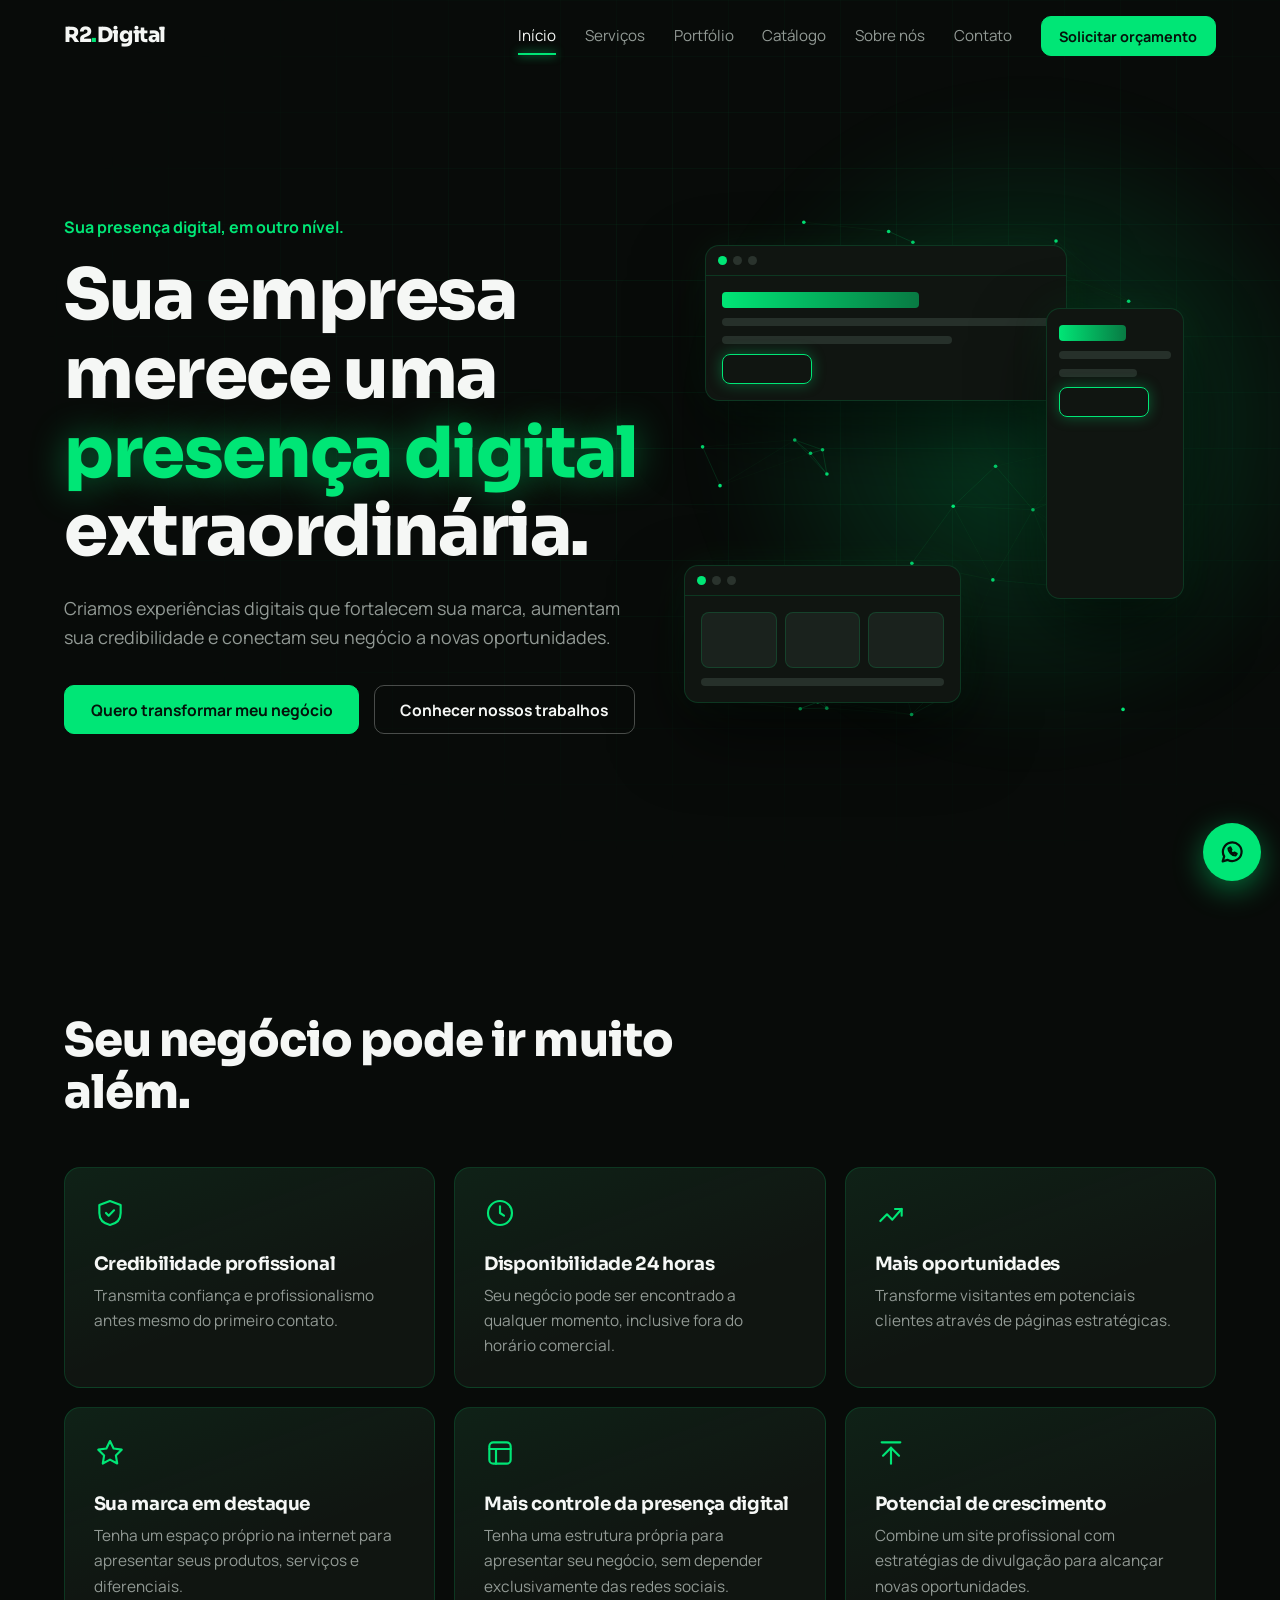
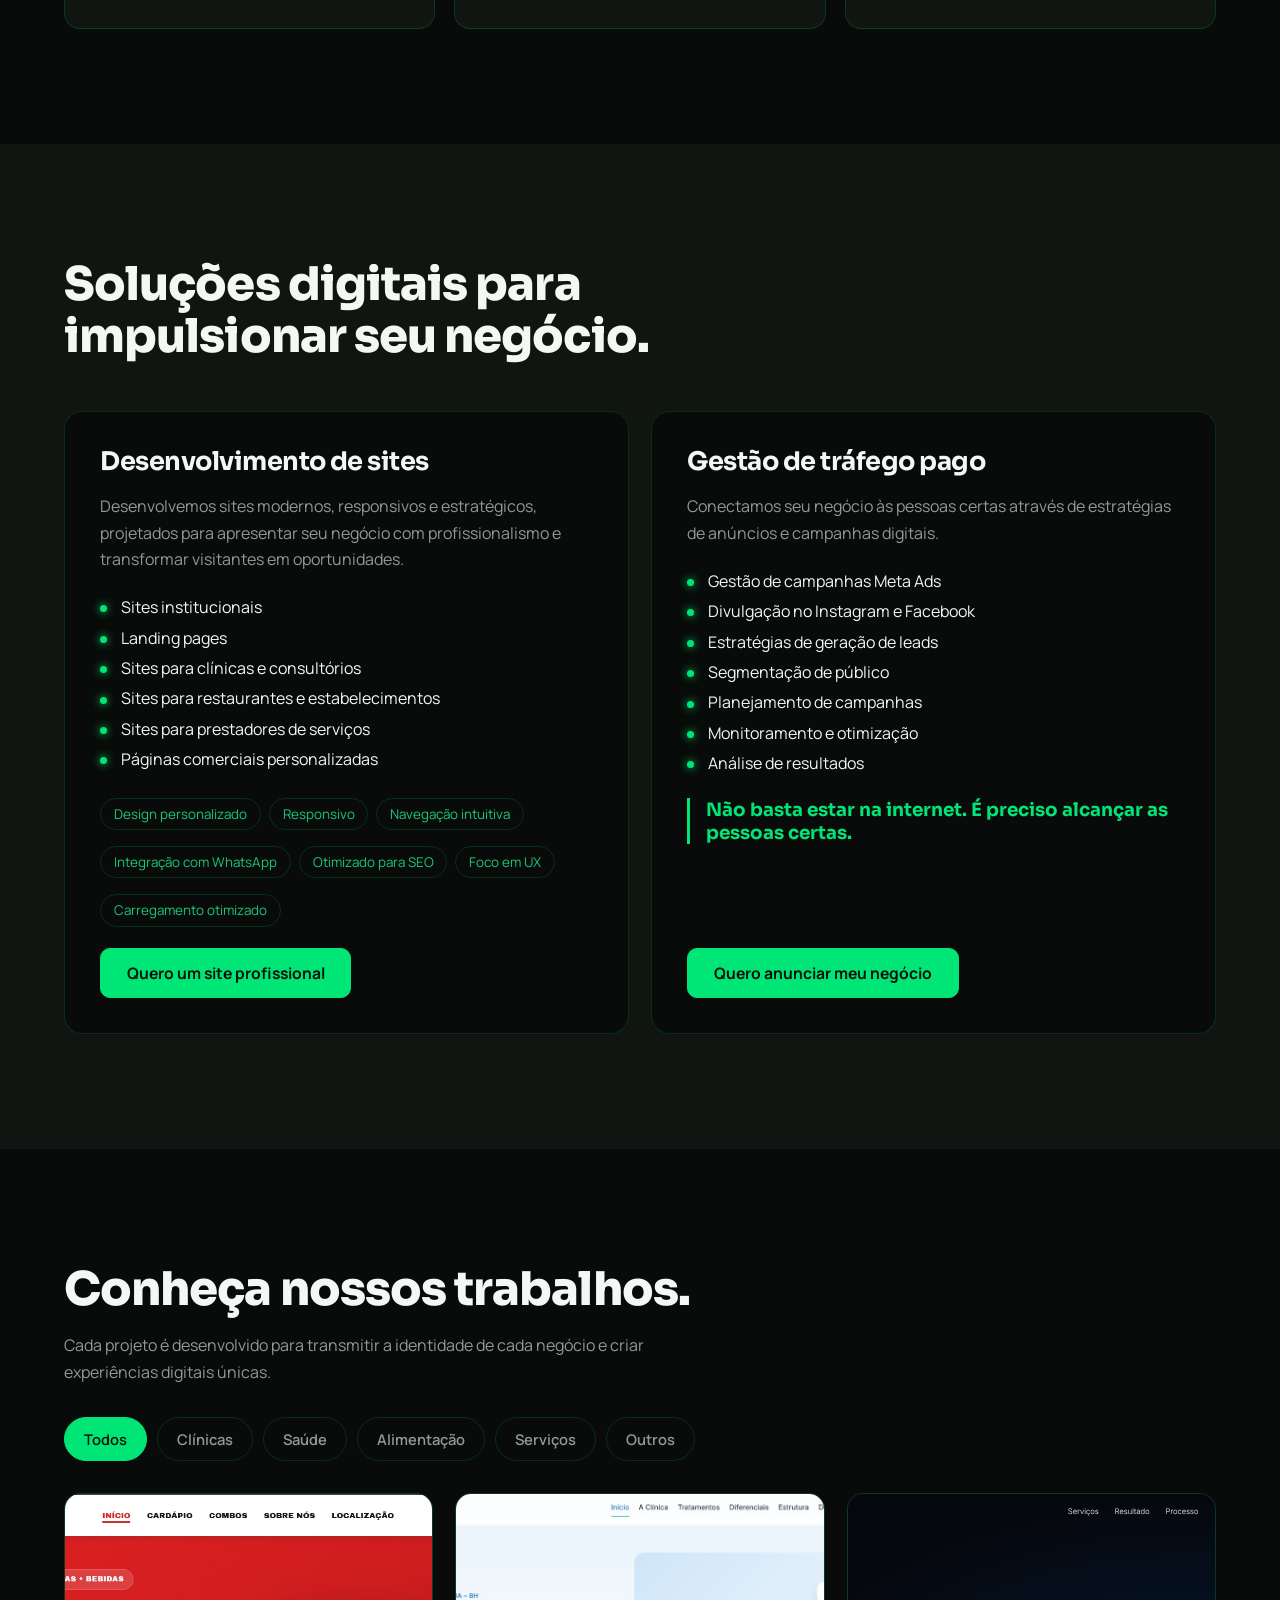
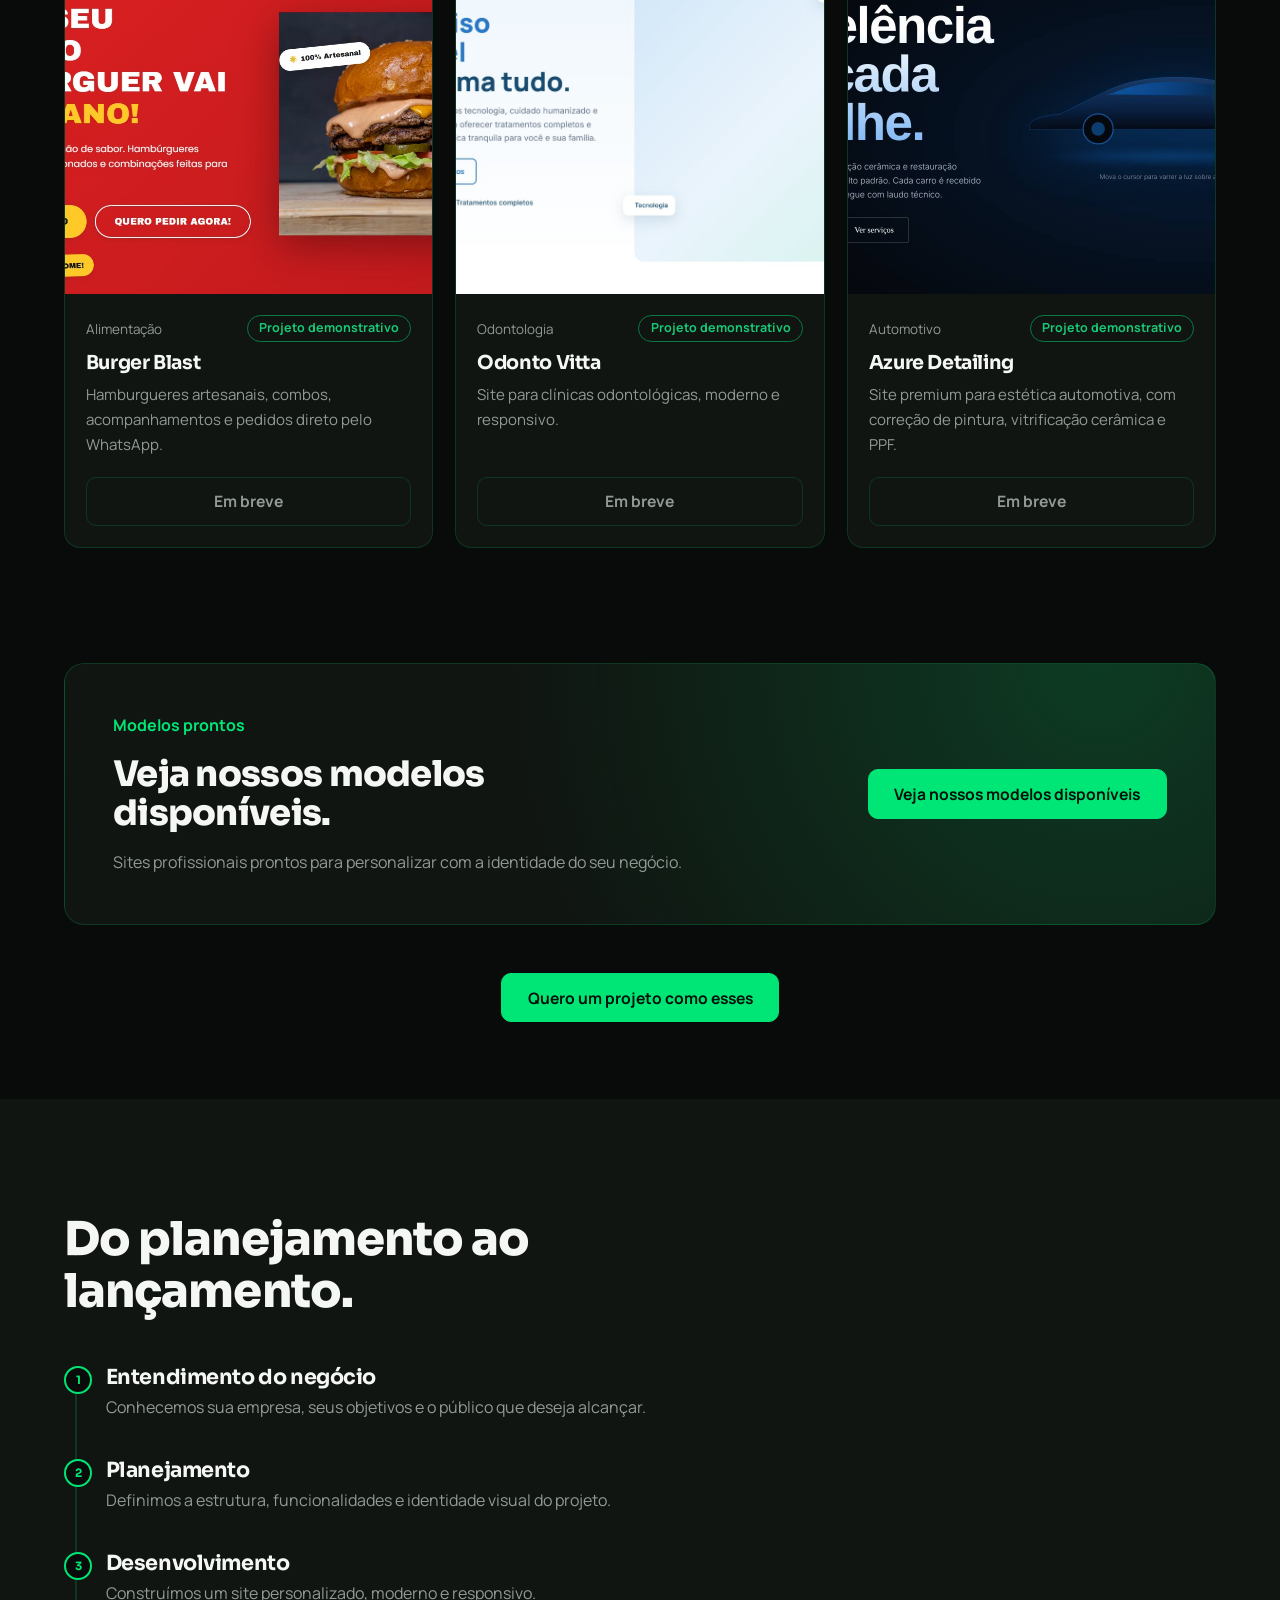
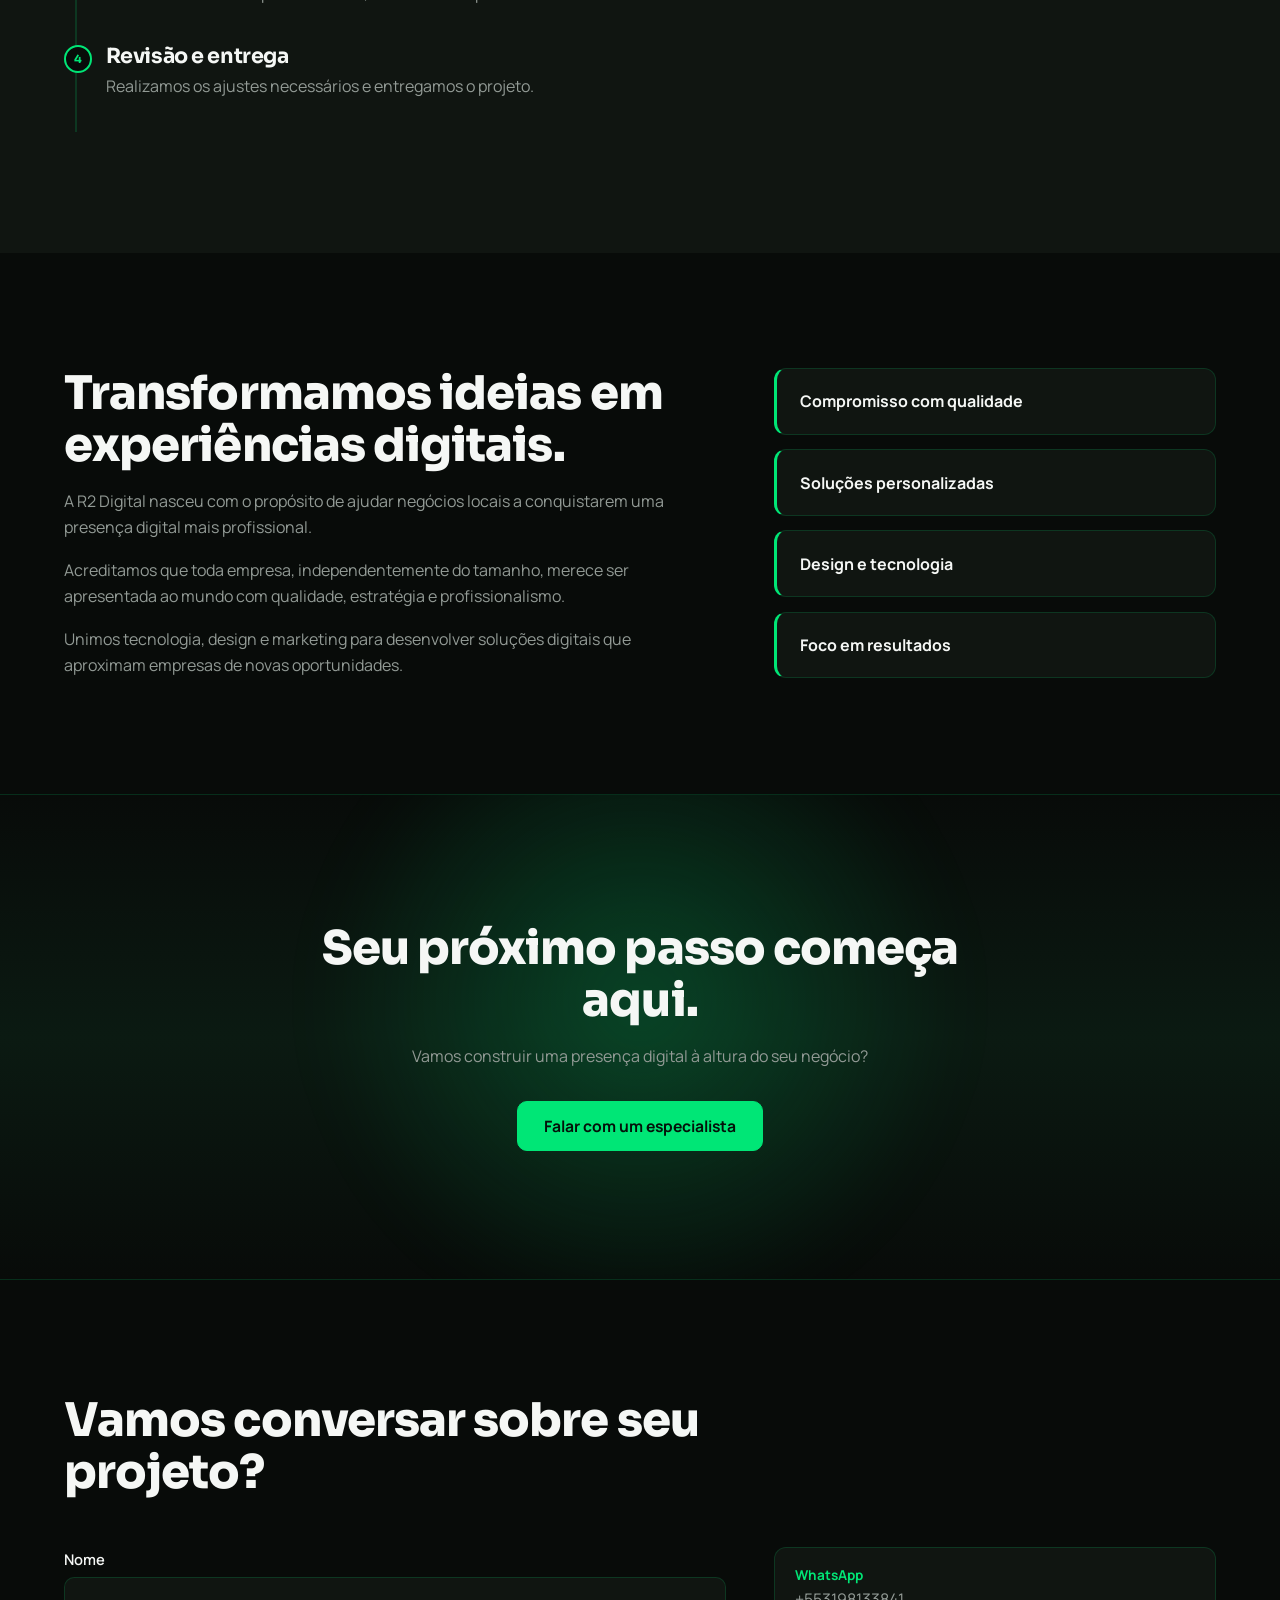
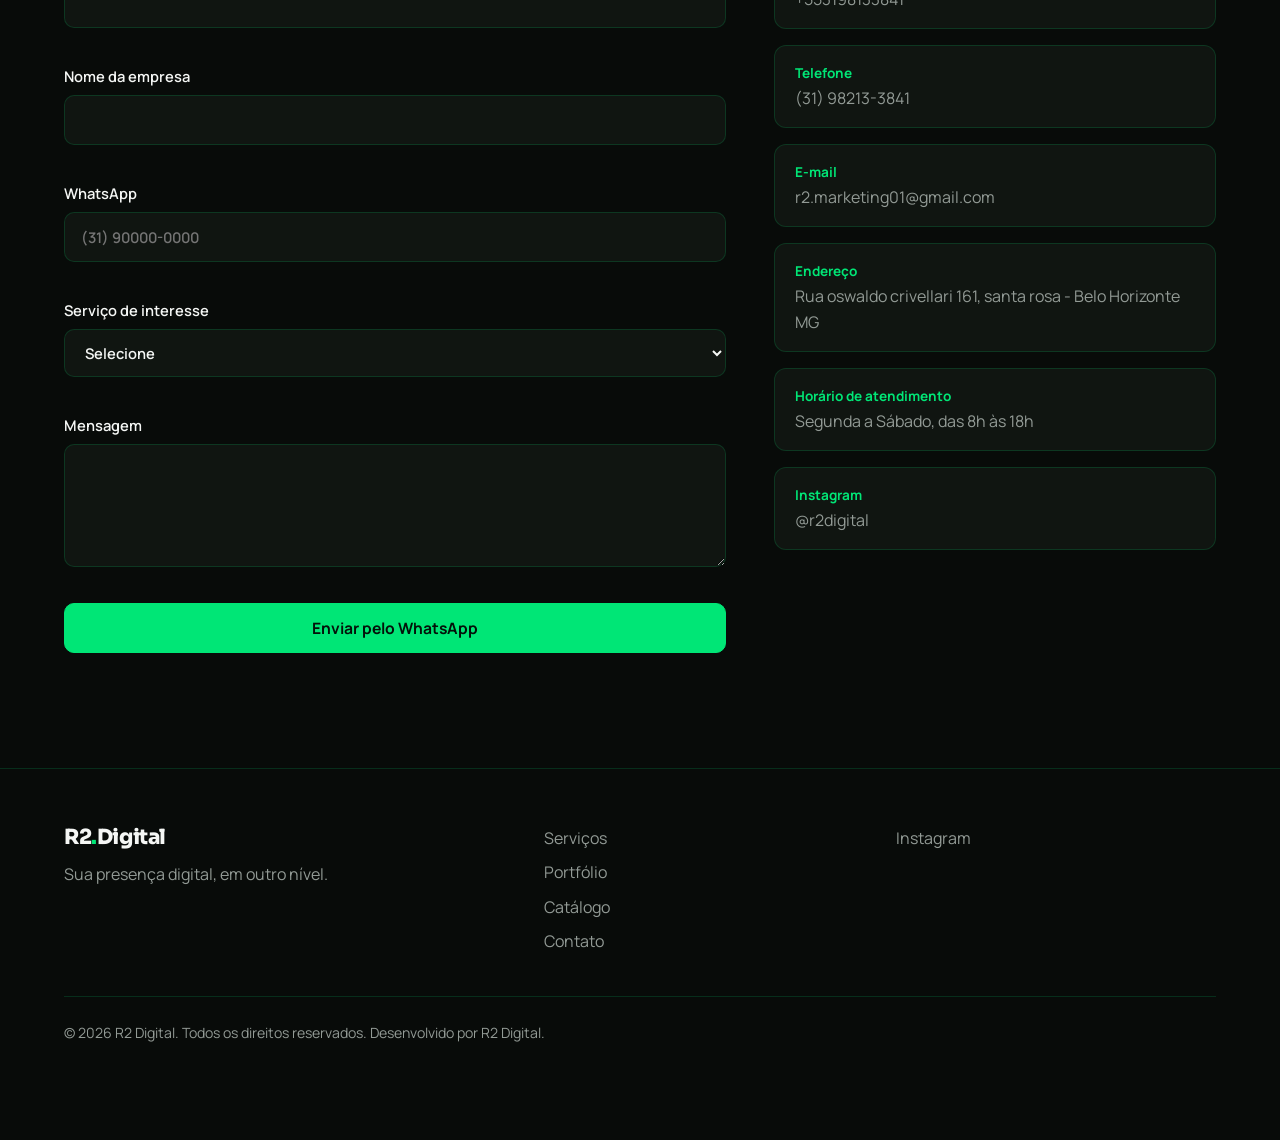
<file: index.html>
<!DOCTYPE html>
<html lang="pt-BR">
<head>
<meta charset="UTF-8">
<meta name="viewport" content="width=device-width, initial-scale=1">
<title>R2 Digital | Sites profissionais e gestão de tráfego pago</title>
<meta name="description" content="A R2 Digital cria sites profissionais e gerencia tráfego pago para negócios locais. Sua presença digital, em outro nível.">
<meta name="theme-color" content="#080B09">
<meta property="og:type" content="website">
<meta property="og:title" content="R2 Digital | Sua presença digital, em outro nível.">
<meta property="og:description" content="Sites profissionais, landing pages e gestão de tráfego pago para negócios locais.">
<link rel="icon" href="assets/favicon/favicon.svg" type="image/svg+xml">
<link rel="preconnect" href="https://fonts.googleapis.com">
<link rel="preconnect" href="https://fonts.gstatic.com" crossorigin>
<link href="https://fonts.googleapis.com/css2?family=Sora:wght@400;600;800&family=Manrope:wght@400;500;700&display=swap" rel="stylesheet">
<link rel="stylesheet" href="css/style.css">
</head>
<body>
<div class="progress" id="progress"></div>
<header class="header" id="header">
  <a href="#inicio" class="logo" aria-label="R2 Digital">R2<span>.</span>Digital</a>
  <button class="burger" id="burger" aria-label="Abrir menu" aria-expanded="false"><i></i><i></i></button>
  <nav class="nav" id="nav" aria-label="Principal">
    <a href="#inicio">Início</a><a href="#servicos">Serviços</a><a href="#portfolio">Portfólio</a><a href="catalogo/">Catálogo</a><a href="#sobre">Sobre nós</a><a href="#contato">Contato</a>
    <button class="btn btn-sm" data-wa="header">Solicitar orçamento</button>
  </nav>
</header>
<main>
<section class="hero" id="inicio">
  <div class="grid-bg"></div><div class="glow"></div>
  <div class="hero-text">
    <p class="kicker">Sua presença digital, em outro nível.</p>
    <h1>Sua empresa merece uma <em>presença digital</em> extraordinária.</h1>
    <p class="lead">Criamos experiências digitais que fortalecem sua marca, aumentam sua credibilidade e conectam seu negócio a novas oportunidades.</p>
    <div class="actions"><button class="btn" data-wa="hero">Quero transformar meu negócio</button><a class="btn btn-ghost" href="#portfolio">Conhecer nossos trabalhos</a></div>
  </div>
  <div class="hero-art" id="art" aria-hidden="true">
    <div class="win w1" data-d="14"><div class="bar"><i></i><i></i><i></i></div><div class="body"><b></b><span></span><span class="s"></span><div class="chip"></div></div></div>
    <div class="win w2" data-d="-22"><div class="bar"><i></i><i></i><i></i></div><div class="body"><div class="cols"><u></u><u></u><u></u></div><span></span></div></div>
    <div class="phone" data-d="30"><b></b><span></span><span class="s"></span><div class="chip"></div></div>
    <canvas id="net"></canvas>
  </div>
</section>

<section class="sec" id="beneficios">
  <h2 class="rv">Seu negócio pode ir muito além.</h2>
  <div class="cards">
    <article class="card rv"><svg viewBox="0 0 24 24"><path d="M12 3l8 3v6c0 5-3.5 8-8 9-4.5-1-8-4-8-9V6z"/><path d="M9 12l2 2 4-4"/></svg><h3>Credibilidade profissional</h3><p>Transmita confiança e profissionalismo antes mesmo do primeiro contato.</p></article>
    <article class="card rv"><svg viewBox="0 0 24 24"><circle cx="12" cy="12" r="9"/><path d="M12 7v5l3 2"/></svg><h3>Disponibilidade 24 horas</h3><p>Seu negócio pode ser encontrado a qualquer momento, inclusive fora do horário comercial.</p></article>
    <article class="card rv"><svg viewBox="0 0 24 24"><path d="M4 18l5-5 4 4 7-8"/><path d="M15 9h5v5"/></svg><h3>Mais oportunidades</h3><p>Transforme visitantes em potenciais clientes através de páginas estratégicas.</p></article>
    <article class="card rv"><svg viewBox="0 0 24 24"><path d="M12 3l2.7 5.6 6.1.9-4.4 4.3 1 6.1L12 17l-5.4 2.9 1-6.1L3.2 9.5l6.1-.9z"/></svg><h3>Sua marca em destaque</h3><p>Tenha um espaço próprio na internet para apresentar seus produtos, serviços e diferenciais.</p></article>
    <article class="card rv"><svg viewBox="0 0 24 24"><rect x="4" y="4" width="16" height="16" rx="3"/><path d="M4 9h16M9 9v11"/></svg><h3>Mais controle da presença digital</h3><p>Tenha uma estrutura própria para apresentar seu negócio, sem depender exclusivamente das redes sociais.</p></article>
    <article class="card rv"><svg viewBox="0 0 24 24"><path d="M12 20V8M6 14l6-6 6 6M5 4h14"/></svg><h3>Potencial de crescimento</h3><p>Combine um site profissional com estratégias de divulgação para alcançar novas oportunidades.</p></article>
  </div>
</section>

<section class="sec alt" id="servicos">
  <h2 class="rv">Soluções digitais para impulsionar seu negócio.</h2>
  <div class="services">
    <article class="svc rv">
      <h3>Desenvolvimento de sites</h3>
      <p>Desenvolvemos sites modernos, responsivos e estratégicos, projetados para apresentar seu negócio com profissionalismo e transformar visitantes em oportunidades.</p>
      <ul><li>Sites institucionais</li><li>Landing pages</li><li>Sites para clínicas e consultórios</li><li>Sites para restaurantes e estabelecimentos</li><li>Sites para prestadores de serviços</li><li>Páginas comerciais personalizadas</li></ul>
      <ul class="tags"><li>Design personalizado</li><li>Responsivo</li><li>Navegação intuitiva</li><li>Integração com WhatsApp</li><li>Otimizado para SEO</li><li>Foco em UX</li><li>Carregamento otimizado</li></ul>
      <button class="btn" data-wa="sites">Quero um site profissional</button>
    </article>
    <article class="svc rv">
      <h3>Gestão de tráfego pago</h3>
      <p>Conectamos seu negócio às pessoas certas através de estratégias de anúncios e campanhas digitais.</p>
      <ul><li>Gestão de campanhas Meta Ads</li><li>Divulgação no Instagram e Facebook</li><li>Estratégias de geração de leads</li><li>Segmentação de público</li><li>Planejamento de campanhas</li><li>Monitoramento e otimização</li><li>Análise de resultados</li></ul>
      <blockquote>Não basta estar na internet. É preciso alcançar as pessoas certas.</blockquote>
      <button class="btn" data-wa="traffic">Quero anunciar meu negócio</button>
    </article>
  </div>
</section>

<section class="sec" id="portfolio">
  <h2 class="rv">Conheça nossos trabalhos.</h2>
  <p class="sub rv">Cada projeto é desenvolvido para transmitir a identidade de cada negócio e criar experiências digitais únicas.</p>
  <div class="filters" id="filters" role="group" aria-label="Filtrar projetos"></div>
  <div class="projects" id="projects" aria-live="polite"></div>
  <div class="empty" id="empty" hidden><p>Estamos preparando novos projetos. Em breve, você poderá conhecer mais trabalhos da R2 Digital.</p></div>
</section>

<section class="cat-cta" id="catalogo-cta">
  <div class="cat-box rv">
    <div><p class="kicker">Modelos prontos</p><h2>Veja nossos modelos disponíveis.</h2><p class="sub">Sites profissionais prontos para personalizar com a identidade do seu negócio.</p></div>
    <a class="btn" href="catalogo/">Veja nossos modelos disponíveis</a>
  </div>
    <div class="center"><button class="btn" data-wa="portfolio">Quero um projeto como esses</button></div>
</section>

<section class="sec alt" id="processo">
  <h2 class="rv">Do planejamento ao lançamento.</h2>
  <ol class="timeline" id="timeline">
    <li class="rv"><h3>Entendimento do negócio</h3><p>Conhecemos sua empresa, seus objetivos e o público que deseja alcançar.</p></li>
    <li class="rv"><h3>Planejamento</h3><p>Definimos a estrutura, funcionalidades e identidade visual do projeto.</p></li>
    <li class="rv"><h3>Desenvolvimento</h3><p>Construímos um site personalizado, moderno e responsivo.</p></li>
    <li class="rv"><h3>Revisão e entrega</h3><p>Realizamos os ajustes necessários e entregamos o projeto.</p></li>
  </ol>
</section>

<section class="sec about" id="sobre">
  <div class="rv">
    <h2>Transformamos ideias em experiências digitais.</h2>
    <p>A R2 Digital nasceu com o propósito de ajudar negócios locais a conquistarem uma presença digital mais profissional.</p>
    <p>Acreditamos que toda empresa, independentemente do tamanho, merece ser apresentada ao mundo com qualidade, estratégia e profissionalismo.</p>
    <p>Unimos tecnologia, design e marketing para desenvolver soluções digitais que aproximam empresas de novas oportunidades.</p>
  </div>
  <ul class="values rv"><li><b>Compromisso com qualidade</b></li><li><b>Soluções personalizadas</b></li><li><b>Design e tecnologia</b></li><li><b>Foco em resultados</b></li></ul>
</section>

<section class="cta" id="cta">
  <div class="glow"></div>
  <h2 class="rv">Seu próximo passo começa aqui.</h2>
  <p class="rv">Vamos construir uma presença digital à altura do seu negócio?</p>
  <button class="btn rv" data-wa="cta">Falar com um especialista</button>
</section>

<section class="sec" id="contato">
  <h2 class="rv">Vamos conversar sobre seu projeto?</h2>
  <div class="contact">
    <form id="form" class="rv" novalidate>
      <label>Nome<input name="nome" autocomplete="name" required><small></small></label>
      <label>Nome da empresa<input name="empresa" autocomplete="organization" required><small></small></label>
      <label>WhatsApp<input name="whats" type="tel" inputmode="tel" autocomplete="tel" placeholder="(31) 90000-0000" required><small></small></label>
      <label>Serviço de interesse<select name="servico" required><option value="">Selecione</option><option>Criação de site</option><option>Landing page</option><option>Gestão de tráfego pago</option><option>Quero conhecer as soluções</option></select><small></small></label>
      <label>Mensagem<textarea name="msg" rows="4" required></textarea><small></small></label>
      <button class="btn" type="submit">Enviar pelo WhatsApp</button>
    </form>
    <ul class="info rv" id="info"></ul>
  </div>
</section>
</main>

<footer class="footer">
  <div><a href="#inicio" class="logo">R2<span>.</span>Digital</a><p>Sua presença digital, em outro nível.</p></div>
  <nav aria-label="Rodapé"><a href="#servicos">Serviços</a><a href="#portfolio">Portfólio</a><a href="catalogo/">Catálogo</a><a href="#contato">Contato</a></nav>
  <div class="soc" id="social"></div>
  <p class="copy">© <span id="year"></span> R2 Digital. Todos os direitos reservados. Desenvolvido por R2 Digital.</p>
</footer>
<button class="wa-float" data-wa="float" aria-label="Falar no WhatsApp"><svg viewBox="0 0 24 24"><path d="M4 20l1.3-4.2A8 8 0 1 1 8.4 18.8z"/><path d="M9 9c0 3 3 6 6 6l1-1.5-2-1-1 .8c-1-.4-2-1.4-2.3-2.3l.8-1-1-2z"/></svg></button>
<div class="toast" id="toast" role="status"></div>
<script src="js/config.js"></script>
<script src="catalogo/js/models.js"></script>
<script src="js/projects.js"></script>
<script src="js/script.js"></script>
</body>
</html>
</file>
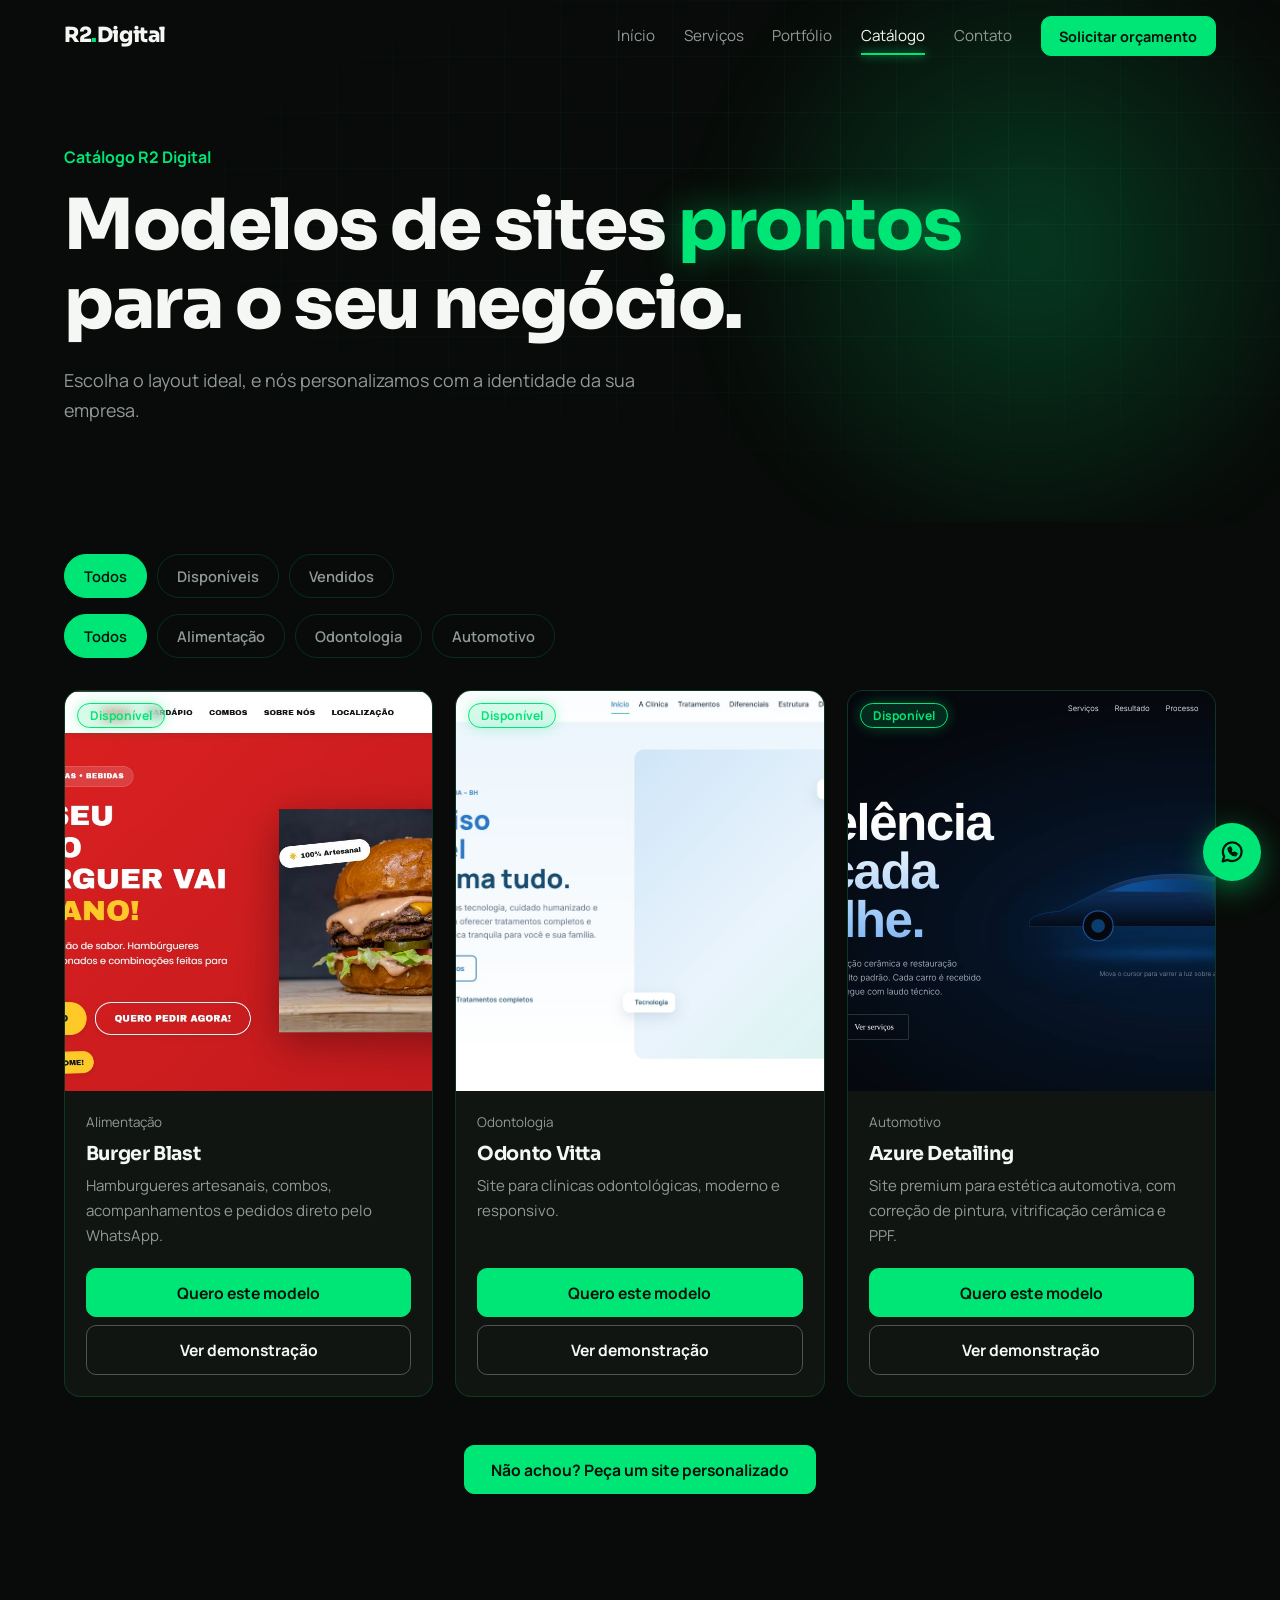
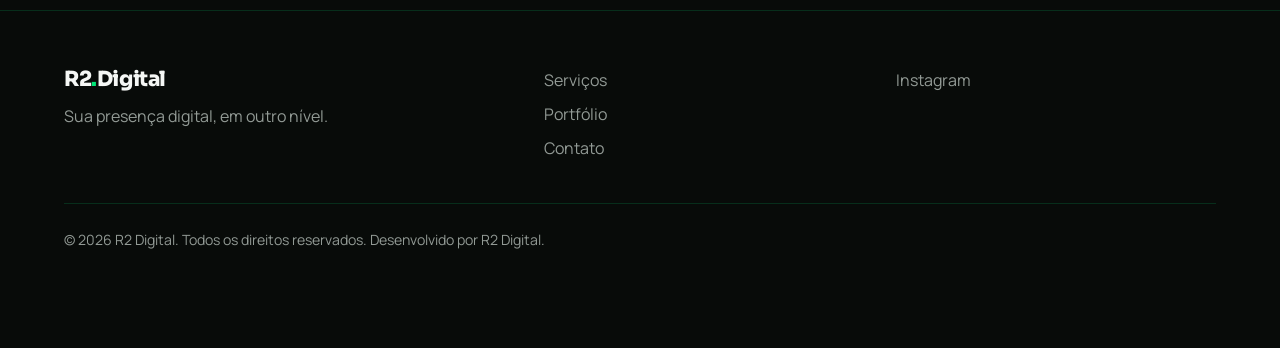
<file: catalogo/index.html>
<!DOCTYPE html>
<html lang="pt-BR">
<head>
<meta charset="UTF-8">
<meta name="viewport" content="width=device-width, initial-scale=1">
<title>Catálogo de modelos de sites | R2 Digital</title>
<meta name="description" content="Catálogo de sites prontos da R2 Digital. Escolha o modelo ideal para o seu negócio.">
<meta name="theme-color" content="#080B09">
<link rel="canonical" href="https://r2digitalagencia.com.br/catalogo/">
<link rel="icon" href="../assets/favicon/favicon.svg" type="image/svg+xml">
<link rel="preconnect" href="https://fonts.googleapis.com">
<link rel="preconnect" href="https://fonts.gstatic.com" crossorigin>
<link href="https://fonts.googleapis.com/css2?family=Sora:wght@400;600;800&family=Manrope:wght@400;500;700&display=swap" rel="stylesheet">
<link rel="stylesheet" href="../css/style.css">
<link rel="stylesheet" href="css/catalogo.css">
</head>
<body>
<div class="progress" id="progress"></div>
<header class="header" id="header">
  <a href="../" class="logo" aria-label="R2 Digital">R2<span>.</span>Digital</a>
  <button class="burger" id="burger" aria-label="Abrir menu" aria-expanded="false"><i></i><i></i></button>
  <nav class="nav" id="nav" aria-label="Principal">
    <a href="../">Início</a><a href="../#servicos">Serviços</a><a href="../#portfolio">Portfólio</a><a href="./" class="active">Catálogo</a><a href="../#contato">Contato</a>
    <button class="btn btn-sm" data-wa="header">Solicitar orçamento</button>
  </nav>
</header>
<main>
<section class="cat-hero">
  <div class="grid-bg"></div><div class="glow"></div>
  <div class="cat-hero-in">
    <p class="kicker">Catálogo R2 Digital</p>
    <h1>Modelos de sites <em>prontos</em> para o seu negócio.</h1>
    <p class="lead">Escolha o layout ideal, e nós personalizamos com a identidade da sua empresa.</p>
  </div>
</section>
<section class="sec cat-list">
  <div class="filters" id="statusFilters" role="group" aria-label="Filtrar por disponibilidade"></div>
  <div class="filters" id="filters" role="group" aria-label="Filtrar por categoria"></div>
  <div class="projects" id="models" aria-live="polite"></div>
  <div class="empty" id="empty" hidden><p>Estamos preparando novos modelos. Em breve, você poderá conhecer mais opções da R2 Digital.</p></div>
  <div class="center"><button class="btn" data-wa="catalogo">Não achou? Peça um site personalizado</button></div>
</section>
</main>
<footer class="footer">
  <div><a href="../" class="logo">R2<span>.</span>Digital</a><p>Sua presença digital, em outro nível.</p></div>
  <nav aria-label="Rodapé"><a href="../#servicos">Serviços</a><a href="../#portfolio">Portfólio</a><a href="../#contato">Contato</a></nav>
  <div class="soc" id="social"></div>
  <p class="copy">© <span id="year"></span> R2 Digital. Todos os direitos reservados. Desenvolvido por R2 Digital.</p>
</footer>
<button class="wa-float" data-wa="float" aria-label="Falar no WhatsApp"><svg viewBox="0 0 24 24"><path d="M4 20l1.3-4.2A8 8 0 1 1 8.4 18.8z"/><path d="M9 9c0 3 3 6 6 6l1-1.5-2-1-1 .8c-1-.4-2-1.4-2.3-2.3l.8-1-1-2z"/></svg></button>
<div class="toast" id="toast" role="status"></div>
<script src="../js/config.js"></script>
<script src="js/models.js"></script>
<script src="js/catalogo.js"></script>
</body>
</html>
</file>
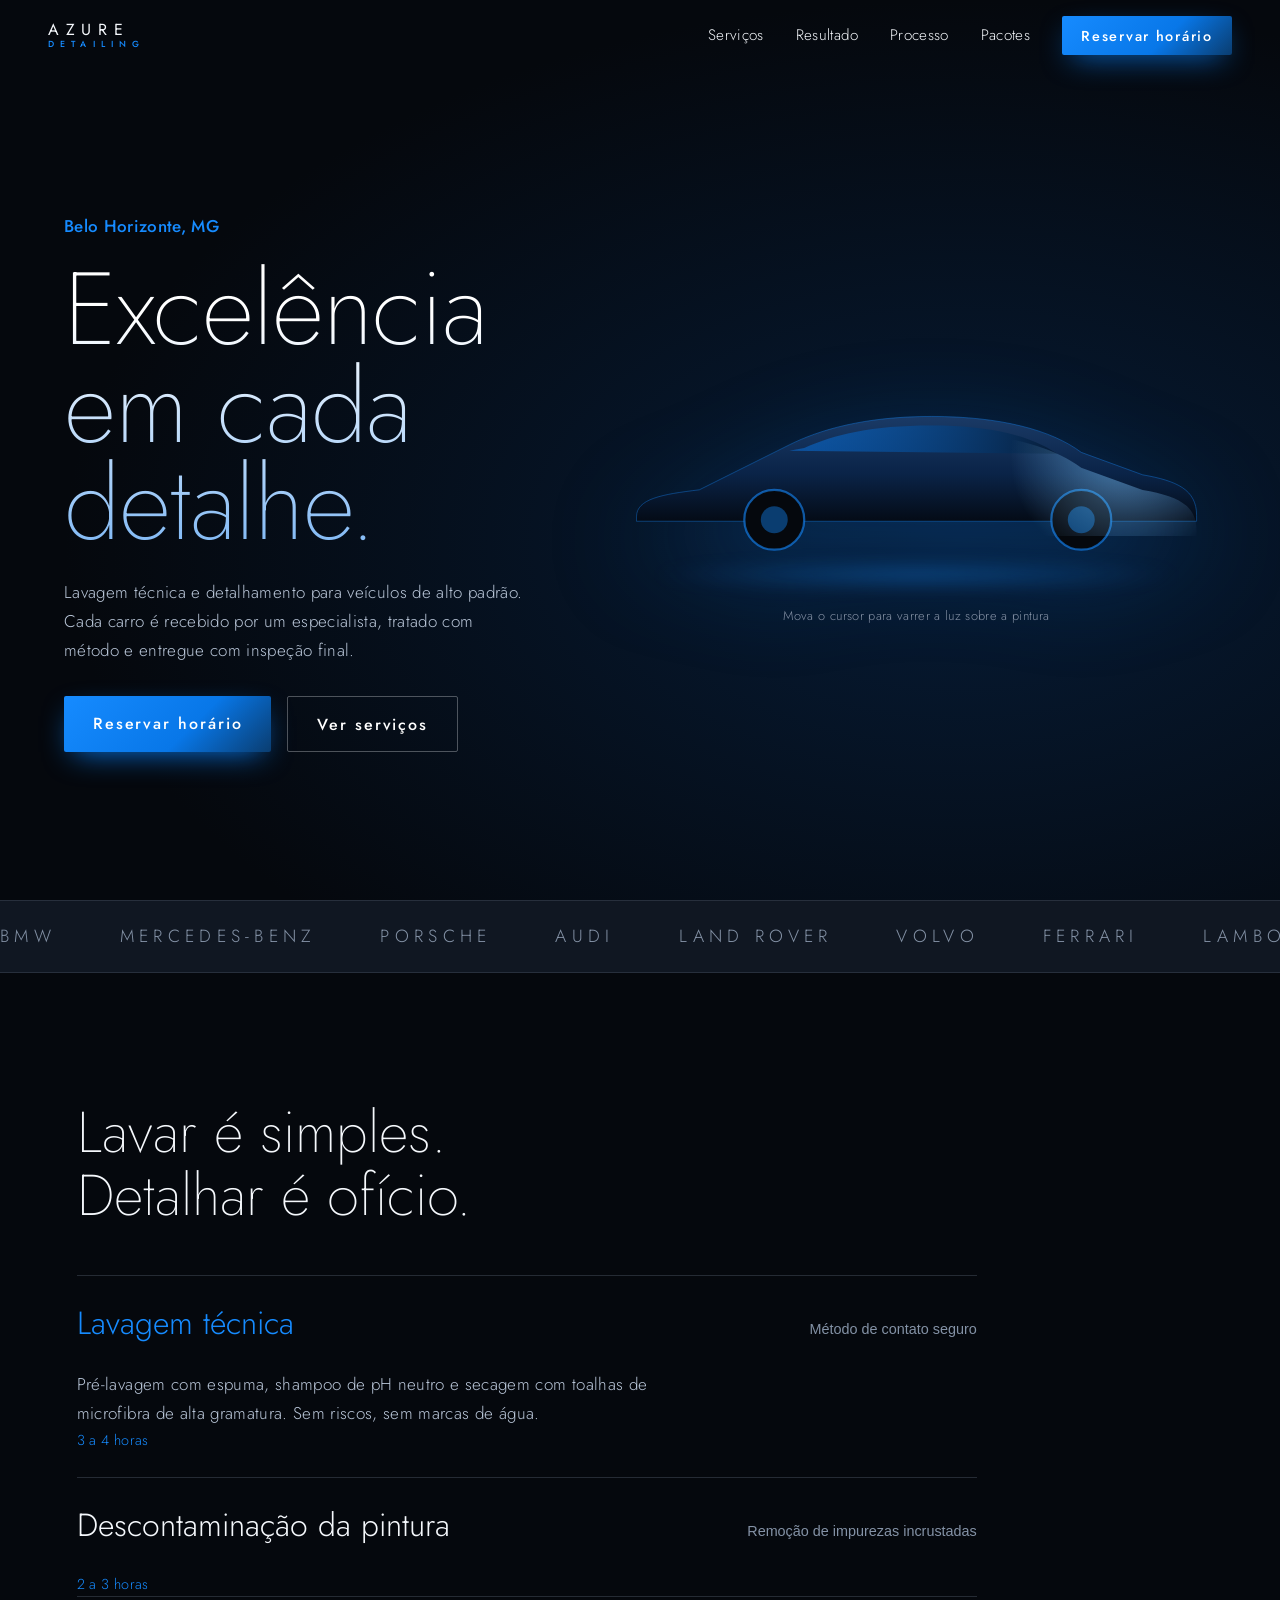
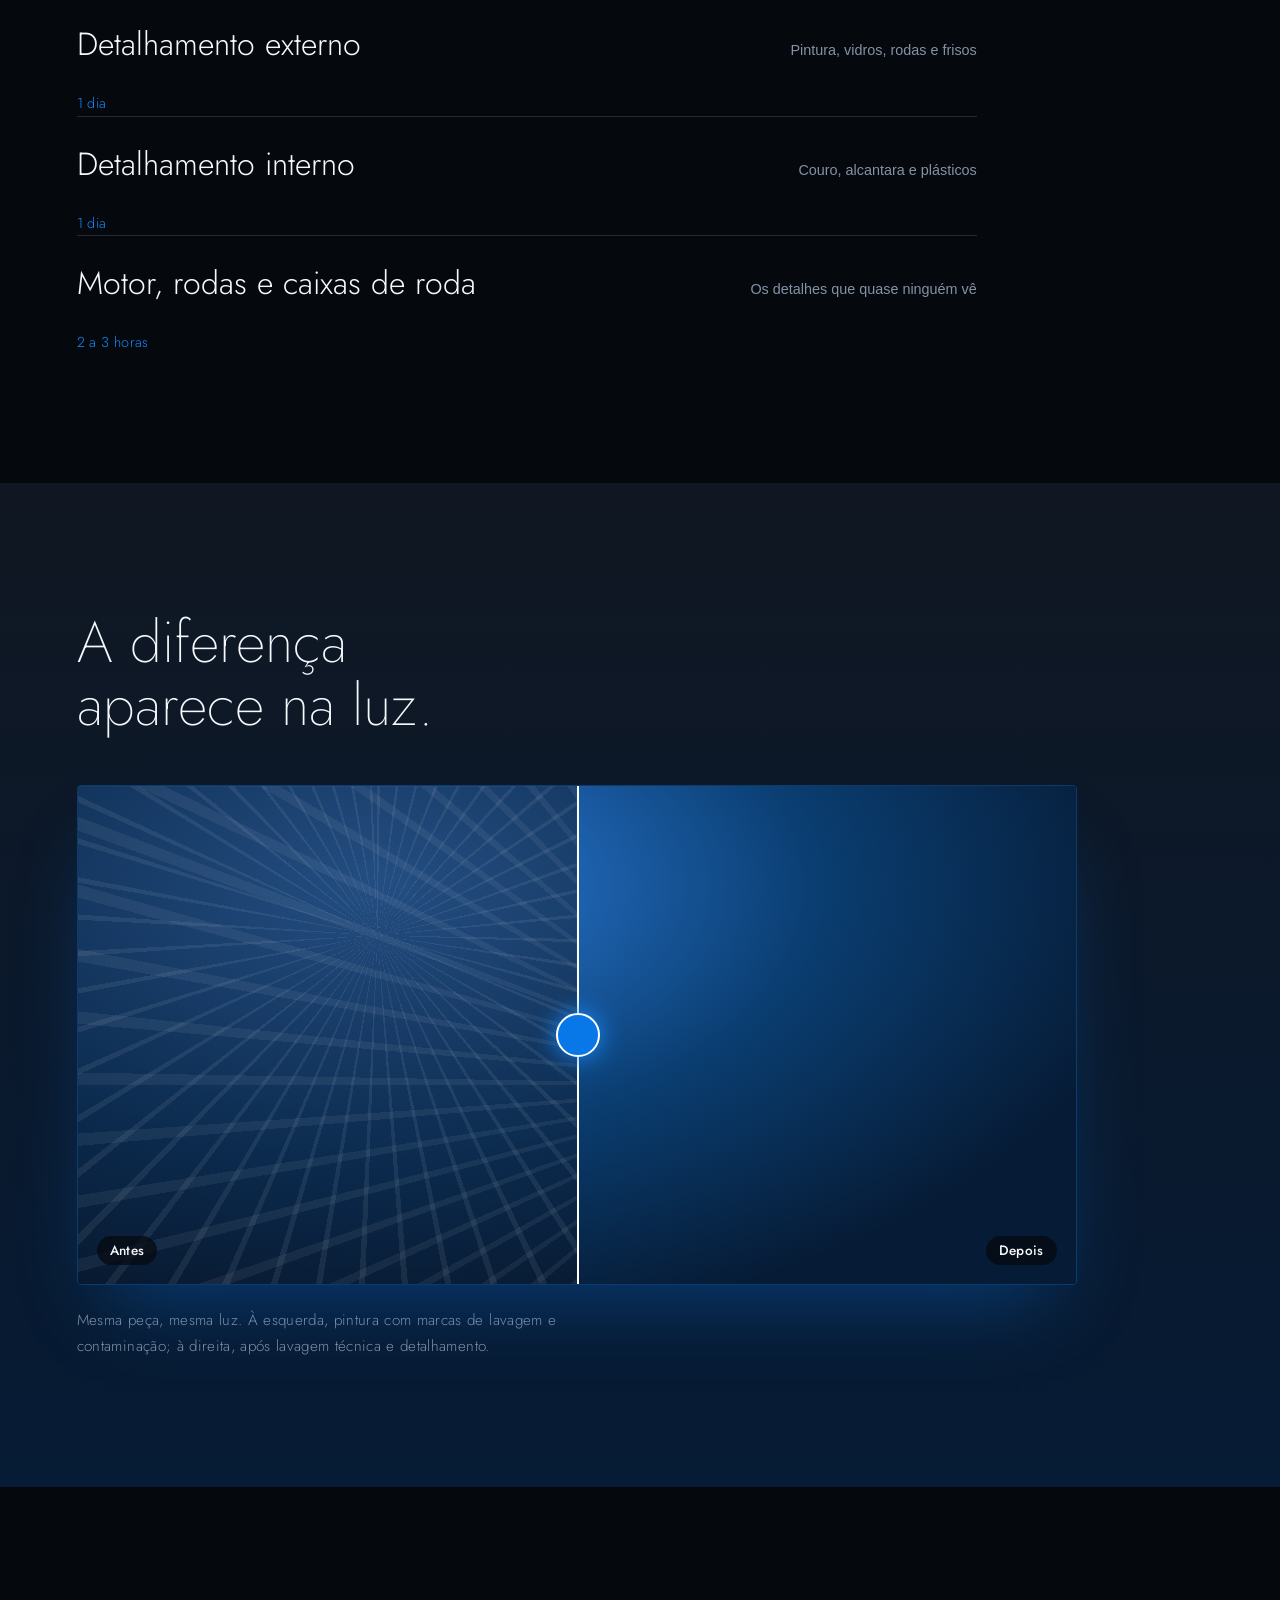
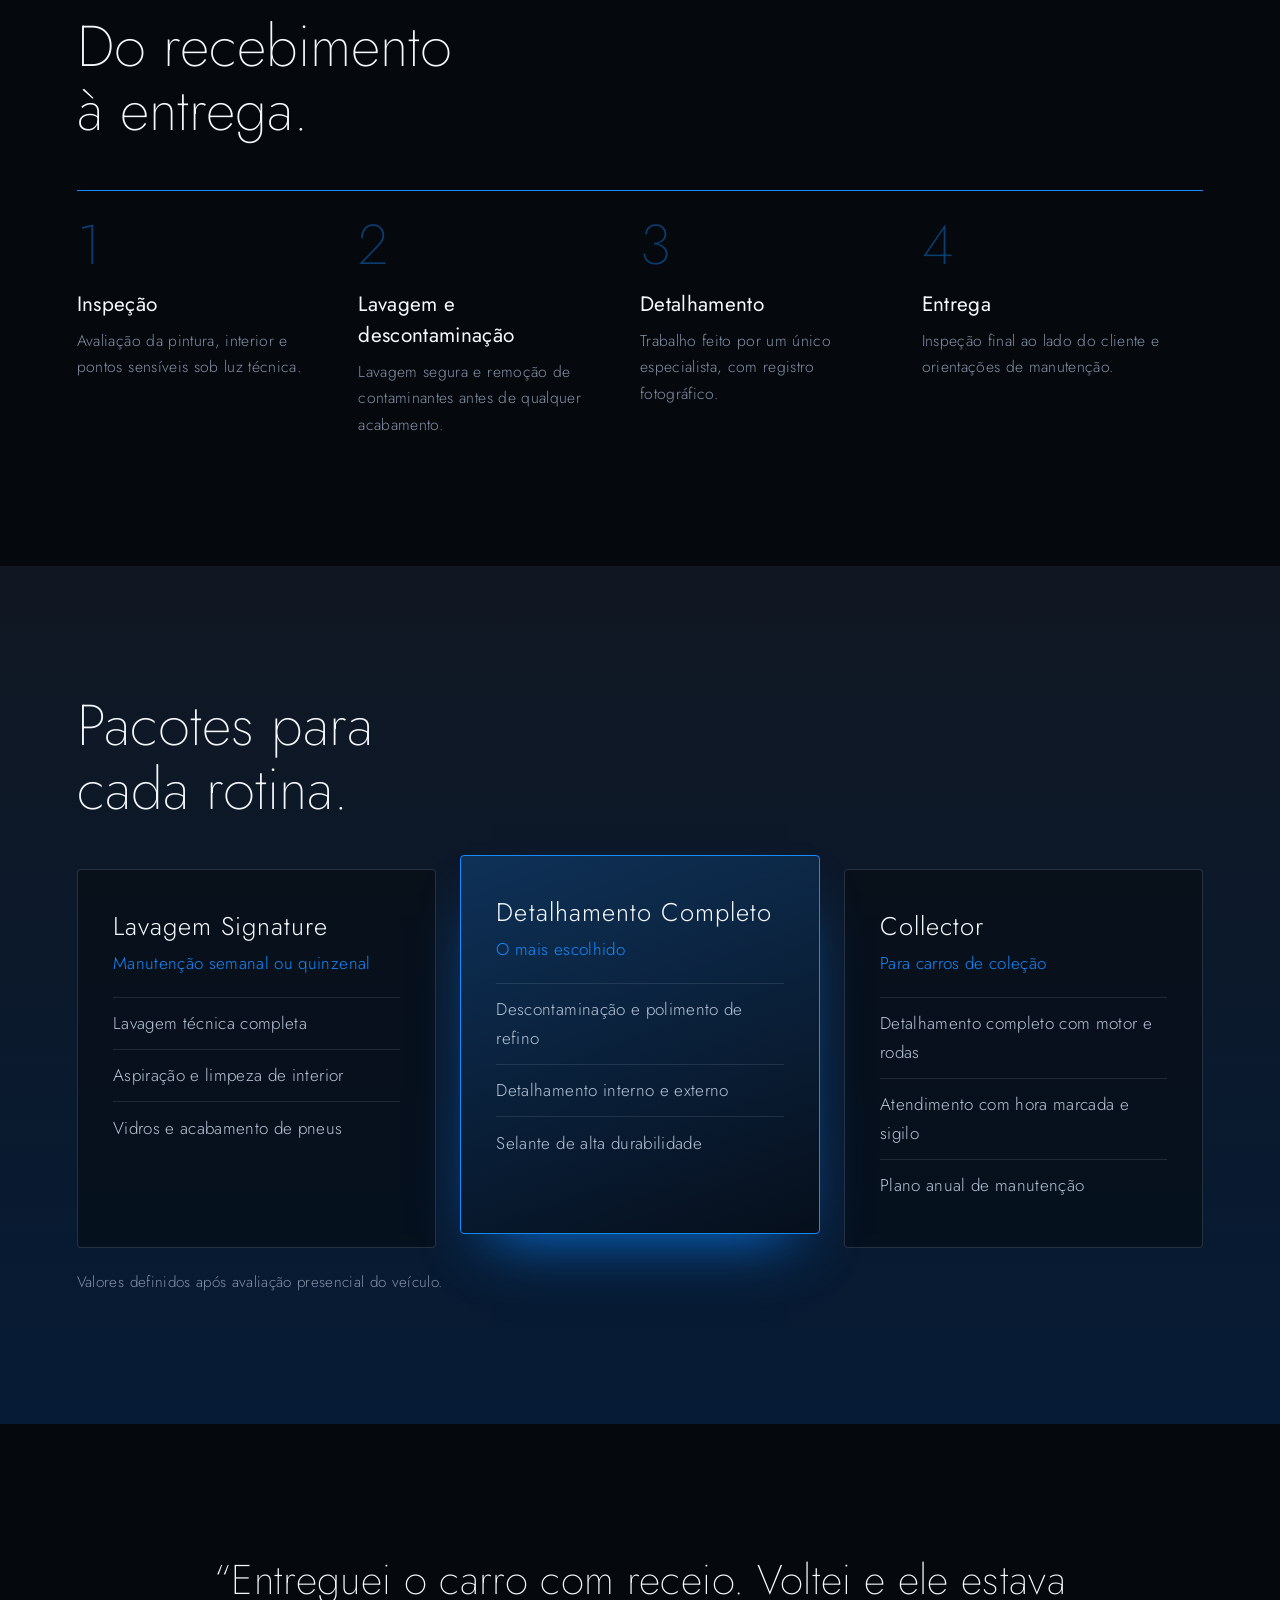
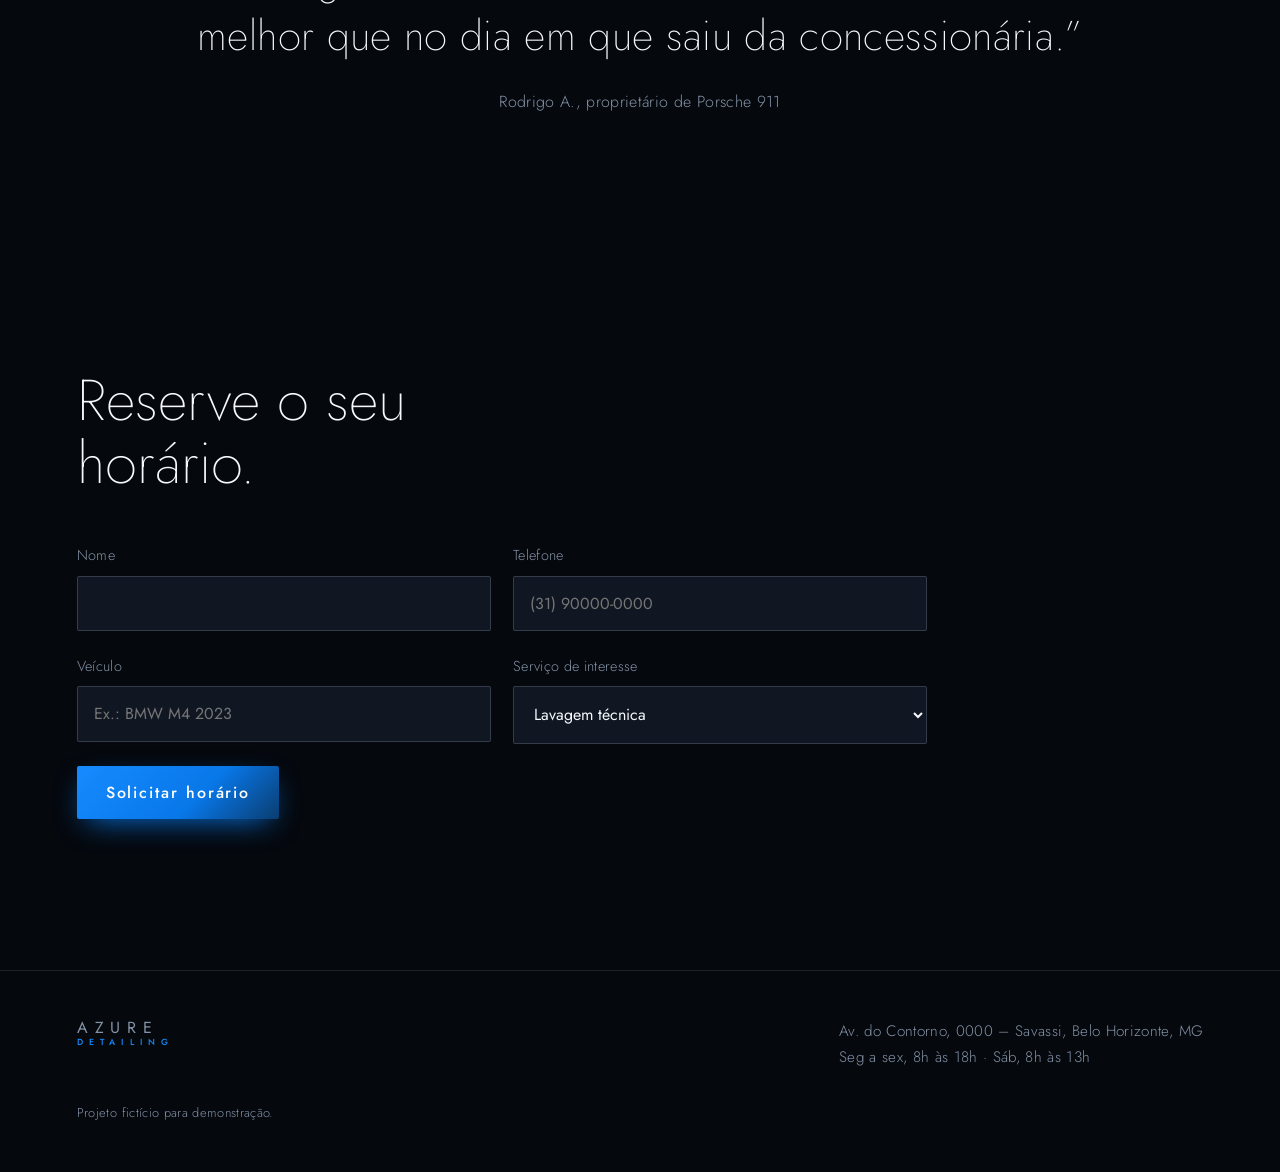
<file: catalogo/modelos/estetica-automotiva/index.html>
<!DOCTYPE html>
<html lang="pt-BR">
<head>
<meta charset="utf-8">
<meta name="viewport" content="width=device-width, initial-scale=1">
<title>Azure Detailing | Lavagem e detalhamento premium em Belo Horizonte</title>
<meta name="description" content="Azure Detailing: lavagem técnica e detalhamento automotivo para veículos de alto padrão em Belo Horizonte, MG.">
<link rel="preconnect" href="https://fonts.googleapis.com">
<link rel="preconnect" href="https://fonts.gstatic.com" crossorigin>
<link href="https://fonts.googleapis.com/css2?family=Jost:wght@200;300;400;500&display=swap" rel="stylesheet">
<link rel="stylesheet" href="css/style.css">
</head>
<body>
<header class="nav" id="nav">
  <a href="#topo" class="logo" aria-label="Azure Detailing">AZURE<span>DETAILING</span></a>
  <nav id="menu">
    <a href="#servicos">Serviços</a><a href="#resultado">Resultado</a><a href="#processo">Processo</a><a href="#planos">Pacotes</a><a href="#agendar" class="btn sm">Reservar horário</a>
  </nav>
  <button class="burger" id="burger" aria-label="Abrir menu" aria-expanded="false"><i></i><i></i></button>
</header>

<main id="topo">
<section class="hero" id="hero">
  <div class="hero-copy">
    <p class="kicker">Belo Horizonte, MG</p>
    <h1>Excelência<br>em cada<br>detalhe.</h1>
    <p class="lead">Lavagem técnica e detalhamento para veículos de alto padrão. Cada carro é recebido por um especialista, tratado com método e entregue com inspeção final.</p>
    <div class="cta"><a href="#agendar" class="btn">Reservar horário</a><a href="#servicos" class="btn ghost">Ver serviços</a></div>
  </div>
  <div class="stage" id="stage">
    <svg viewBox="0 0 800 260" class="car" role="img" aria-label="Silhueta de um cupê esportivo">
      <defs>
        <linearGradient id="body" x1="0" y1="0" x2="0" y2="1"><stop offset="0" stop-color="#1a3a66"/><stop offset=".55" stop-color="#0a2347"/><stop offset="1" stop-color="#040b16"/></linearGradient>
        <linearGradient id="glass" x1="0" y1="0" x2="1" y2="0"><stop offset="0" stop-color="#0877E8" stop-opacity=".5"/><stop offset="1" stop-color="#061B35" stop-opacity=".9"/></linearGradient>
      </defs>
      <path d="M26 196c0-24 34-30 84-36l120-60c40-20 100-38 190-38 92 0 160 18 200 48l82 30c46 8 72 20 72 54v8H26z" fill="url(#body)" stroke="#168BFF" stroke-opacity=".5"/>
      <path d="M250 104c40-18 90-30 170-30 80 0 134 14 168 38l-358-4z" fill="url(#glass)"/>
      <circle cx="210" cy="200" r="40" fill="#05080D" stroke="#168BFF" stroke-opacity=".6" stroke-width="3"/><circle cx="210" cy="200" r="18" fill="#0A3D70"/>
      <circle cx="620" cy="200" r="40" fill="#05080D" stroke="#168BFF" stroke-opacity=".6" stroke-width="3"/><circle cx="620" cy="200" r="18" fill="#0A3D70"/>
    </svg>
    <div class="sweep" id="sweep"></div>
    <div class="floor"></div>
    <p class="hint">Mova o cursor para varrer a luz sobre a pintura</p>
  </div>
</section>

<section class="brands" aria-label="Marcas atendidas">
  <div class="track"><span>BMW</span><span>Mercedes-Benz</span><span>Porsche</span><span>Audi</span><span>Land Rover</span><span>Volvo</span><span>Ferrari</span><span>Lamborghini</span><span>Maserati</span><span>BMW</span><span>Mercedes-Benz</span><span>Porsche</span><span>Audi</span><span>Land Rover</span><span>Volvo</span><span>Ferrari</span><span>Lamborghini</span><span>Maserati</span></div>
</section>

<section class="sec" id="servicos">
  <h2>Lavar é simples.<br>Detalhar é ofício.</h2>
  <div class="svc" id="svc">
    <button class="open" aria-expanded="true"><b>Lavagem técnica</b><em>Método de contato seguro</em></button>
    <div class="panel"><p>Pré-lavagem com espuma, shampoo de pH neutro e secagem com toalhas de microfibra de alta gramatura. Sem riscos, sem marcas de água.</p><span>3 a 4 horas</span></div>
    <button class="open" aria-expanded="false"><b>Descontaminação da pintura</b><em>Remoção de impurezas incrustadas</em></button>
    <div class="panel"><p>Remoção química de ferro e contaminantes seguida de tratamento com argila, deixando a superfície lisa e pronta para receber proteção.</p><span>2 a 3 horas</span></div>
    <button class="open" aria-expanded="false"><b>Detalhamento externo</b><em>Pintura, vidros, rodas e frisos</em></button>
    <div class="panel"><p>Limpeza minuciosa de cada área, hidratação de borrachas e plásticos externos, polimento de refino e aplicação de selante de alta durabilidade.</p><span>1 dia</span></div>
    <button class="open" aria-expanded="false"><b>Detalhamento interno</b><em>Couro, alcantara e plásticos</em></button>
    <div class="panel"><p>Aspiração profunda, limpeza e hidratação de couro, tratamento de tecidos e acabamentos, com produtos específicos para cada material.</p><span>1 dia</span></div>
    <button class="open" aria-expanded="false"><b>Motor, rodas e caixas de roda</b><em>Os detalhes que quase ninguém vê</em></button>
    <div class="panel"><p>Limpeza segura do cofre do motor, descontaminação de rodas e pinças de freio, e acabamento protetor em todas as peças.</p><span>2 a 3 horas</span></div>
    
  </div>
</section>

<section class="sec dark" id="resultado">
  <h2>A diferença<br>aparece na luz.</h2>
  <div class="ba" id="ba">
    <div class="ba-after"><b>Depois</b></div>
    <div class="ba-before" id="before"><b>Antes</b></div>
    <div class="ba-line" id="line"><span></span></div>
    <input type="range" min="0" max="100" value="50" id="range" aria-label="Comparar antes e depois da correção de pintura">
  </div>
  <p class="cap">Mesma peça, mesma luz. À esquerda, pintura com marcas de lavagem e contaminação; à direita, após lavagem técnica e detalhamento.</p>
</section>

<section class="sec" id="processo">
  <h2>Do recebimento<br>à entrega.</h2>
  <ol class="steps">
    <li><b>Inspeção</b><p>Avaliação da pintura, interior e pontos sensíveis sob luz técnica.</p></li>
    <li><b>Lavagem e descontaminação</b><p>Lavagem segura e remoção de contaminantes antes de qualquer acabamento.</p></li>
    <li><b>Detalhamento</b><p>Trabalho feito por um único especialista, com registro fotográfico.</p></li>
    <li><b>Entrega</b><p>Inspeção final ao lado do cliente e orientações de manutenção.</p></li>
  </ol>
</section>

<section class="sec dark" id="planos">
  <h2>Pacotes para<br>cada rotina.</h2>
  <div class="plans">
    <article><h3>Lavagem Signature</h3><p>Manutenção semanal ou quinzenal</p><ul><li>Lavagem técnica completa</li><li>Aspiração e limpeza de interior</li><li>Vidros e acabamento de pneus</li></ul></article>
    <article class="hl"><h3>Detalhamento Completo</h3><p>O mais escolhido</p><ul><li>Descontaminação e polimento de refino</li><li>Detalhamento interno e externo</li><li>Selante de alta durabilidade</li></ul></article>
    <article><h3>Collector</h3><p>Para carros de coleção</p><ul><li>Detalhamento completo com motor e rodas</li><li>Atendimento com hora marcada e sigilo</li><li>Plano anual de manutenção</li></ul></article>
  </div>
  <p class="cap">Valores definidos após avaliação presencial do veículo.</p>
</section>

<section class="sec quote">
  <blockquote>“Entreguei o carro com receio. Voltei e ele estava melhor que no dia em que saiu da concessionária.”<cite>Rodrigo A., proprietário de Porsche 911</cite></blockquote>
</section>

<section class="sec" id="agendar">
  <h2>Reserve o seu<br>horário.</h2>
  <form id="form" novalidate>
    <label>Nome<input name="nome" required autocomplete="name"></label>
    <label>Telefone<input name="tel" type="tel" required autocomplete="tel" placeholder="(31) 90000-0000"></label>
    <label>Veículo<input name="carro" required placeholder="Ex.: BMW M4 2023"></label>
    <label>Serviço de interesse<select name="svc"><option>Lavagem técnica</option><option>Detalhamento externo</option><option>Detalhamento interno</option><option>Detalhamento completo</option><option>Plano de manutenção</option><option>Ainda não sei</option></select></label>
    <button class="btn" type="submit">Solicitar horário</button>
    <p class="msg" id="msg" role="status"></p>
  </form>
</section>
</main>

<footer>
  <a href="#topo" class="logo">AZURE<span>DETAILING</span></a>
  <p>Av. do Contorno, 0000 – Savassi, Belo Horizonte, MG<br>Seg a sex, 8h às 18h · Sáb, 8h às 13h</p>
  <p class="small">Projeto fictício para demonstração.</p>
</footer>
<script src="js/script.js"></script>
</body>
</html>
</file>
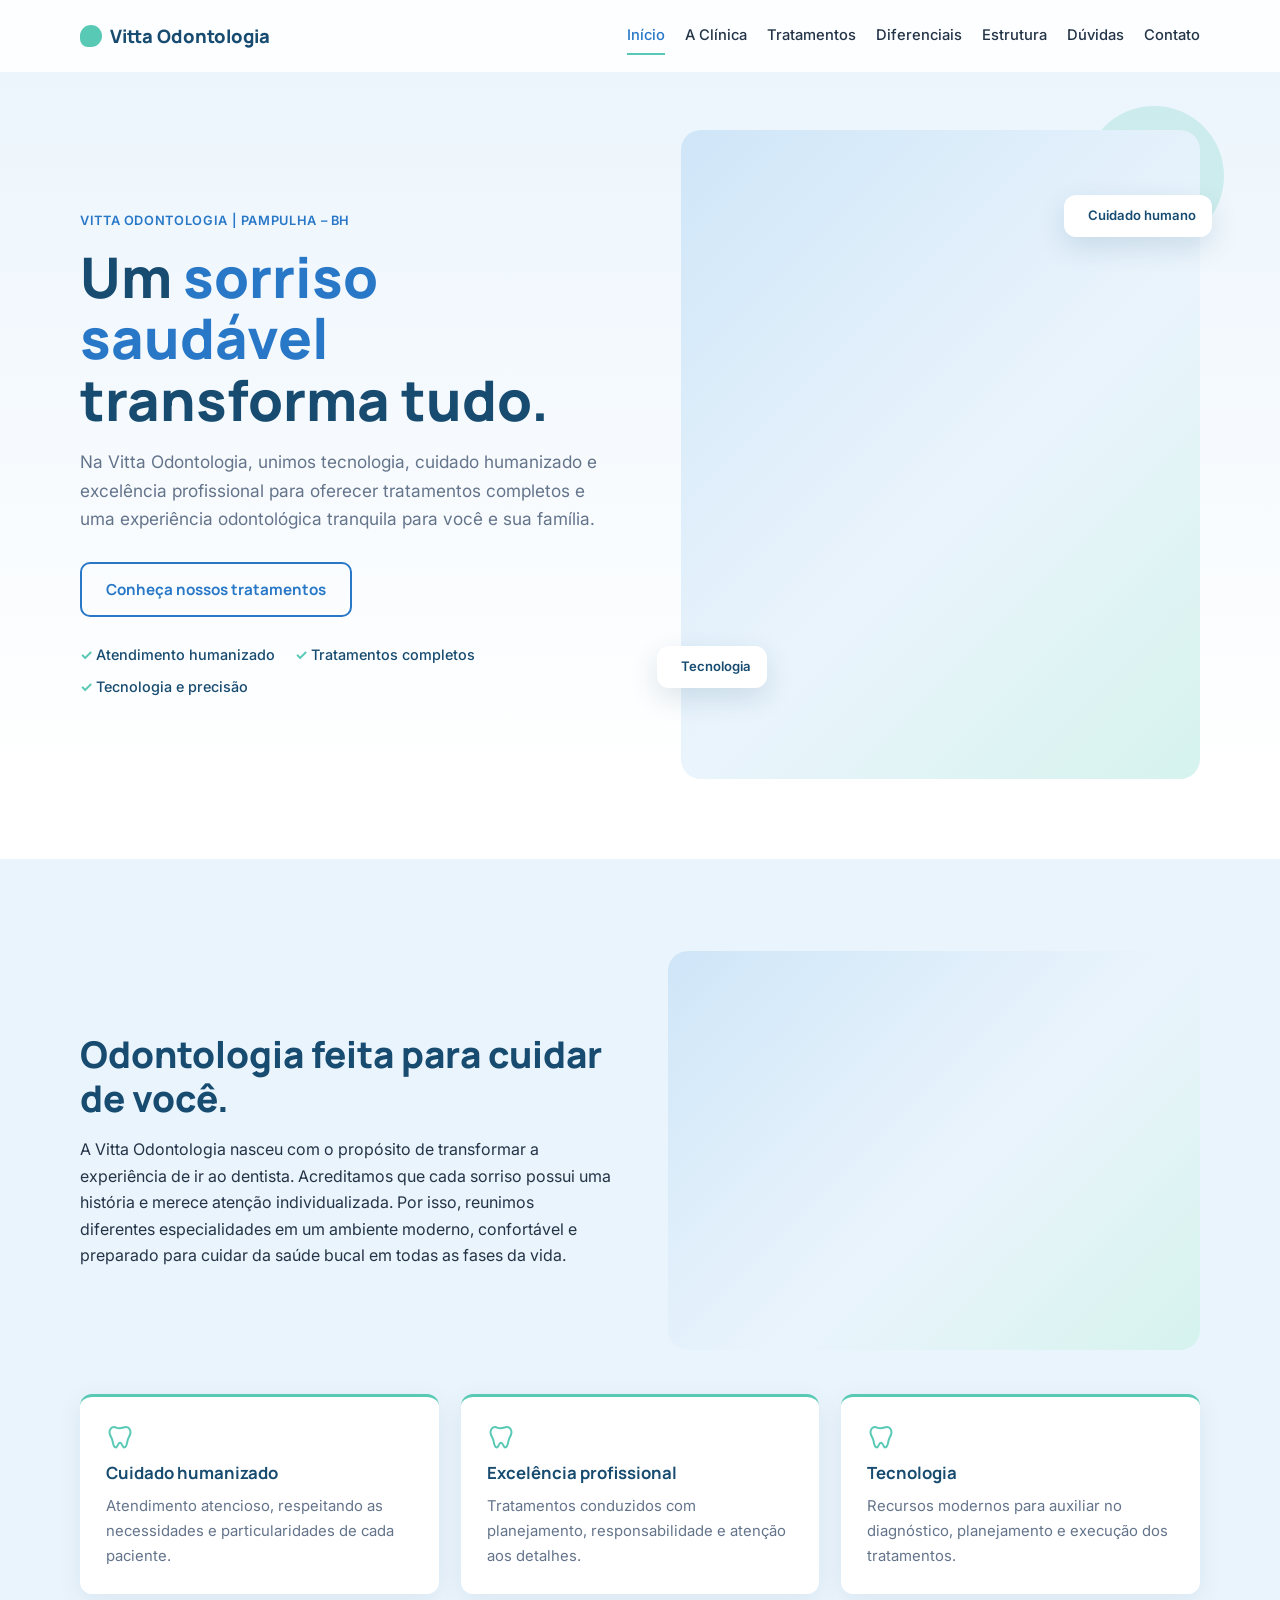
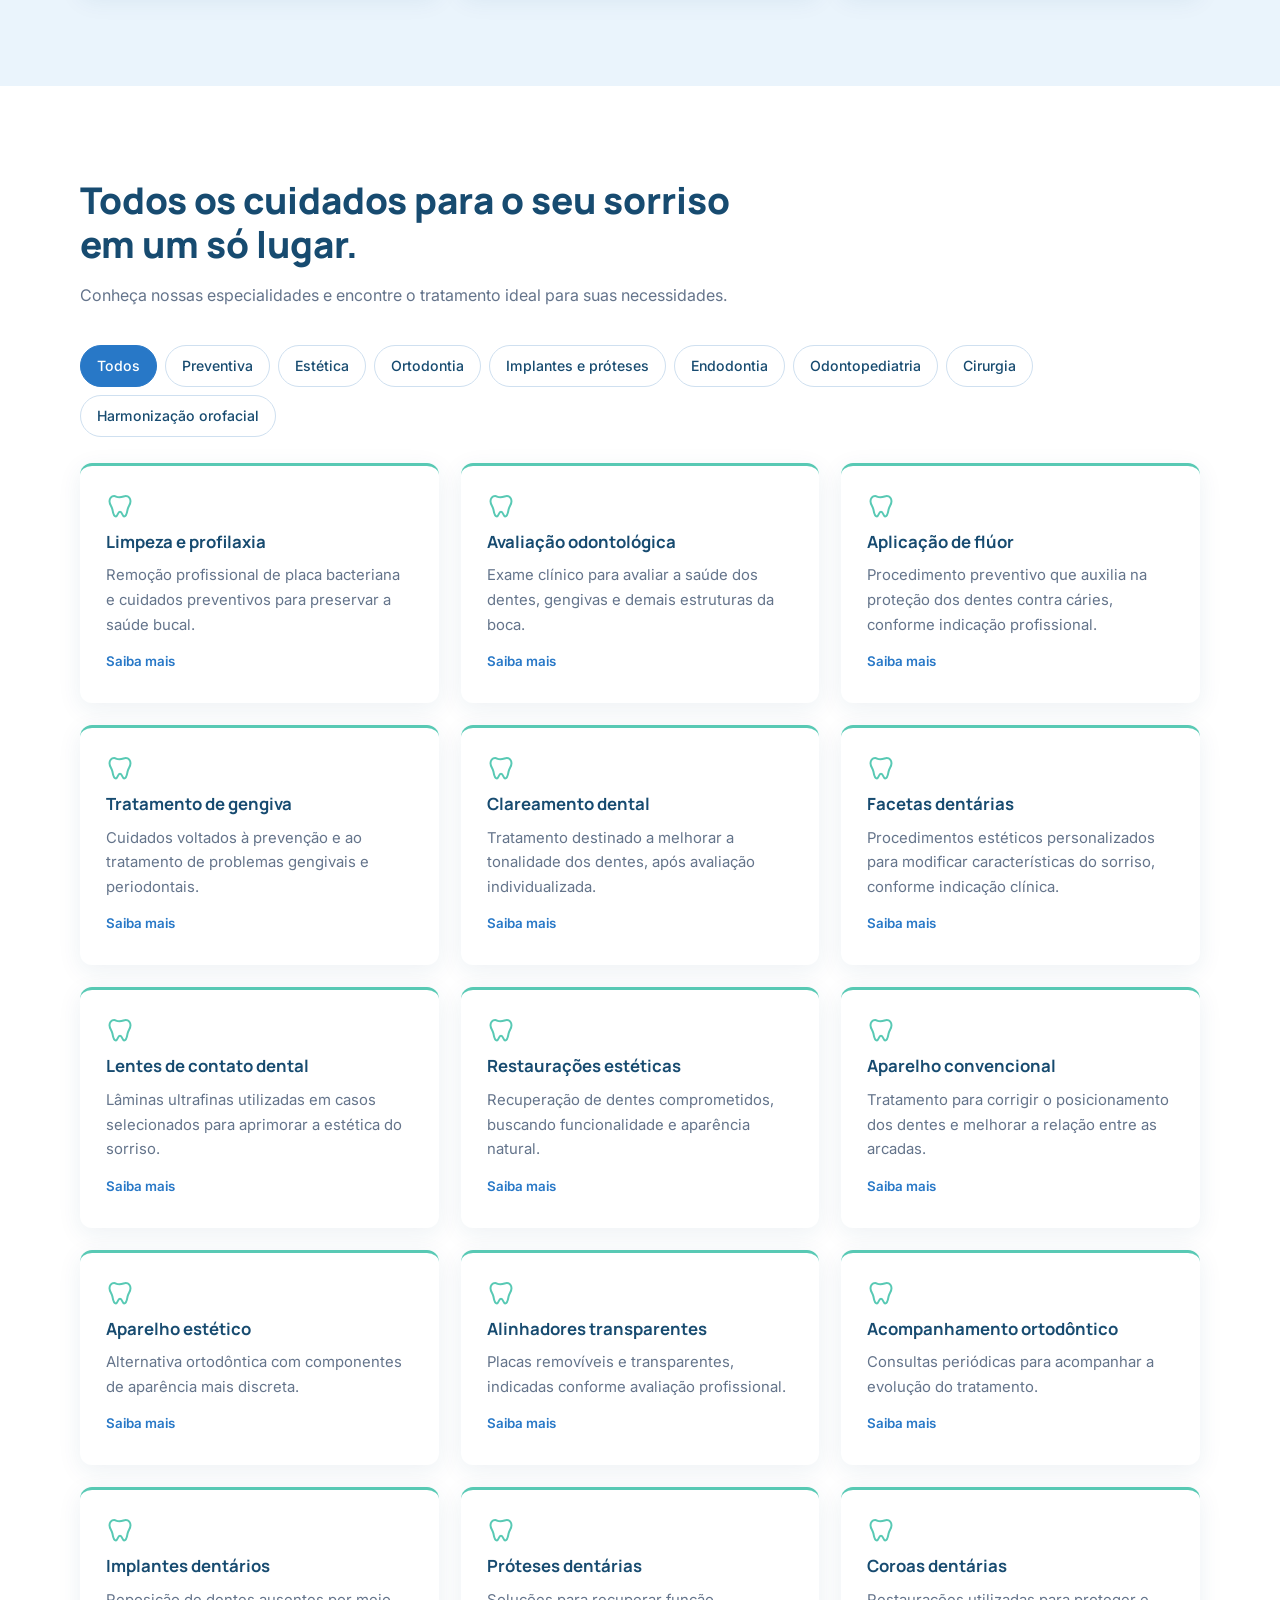
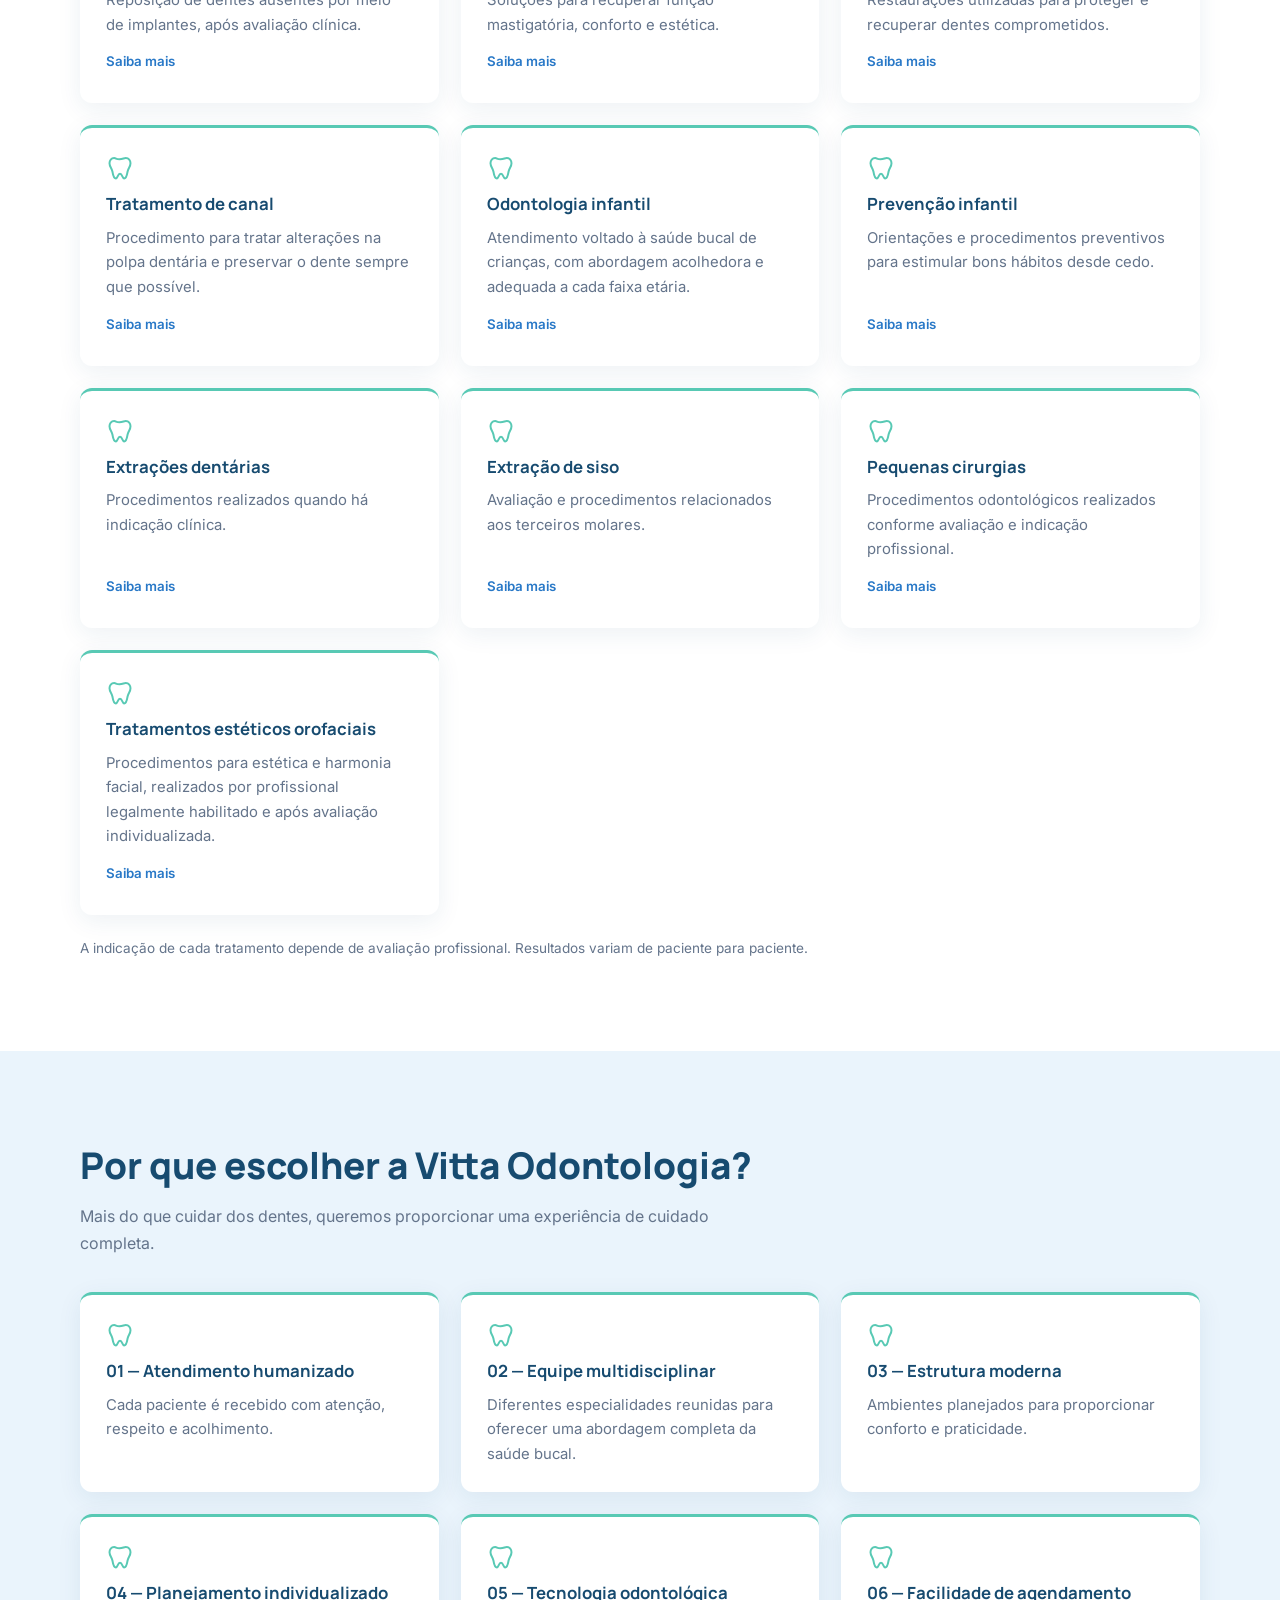
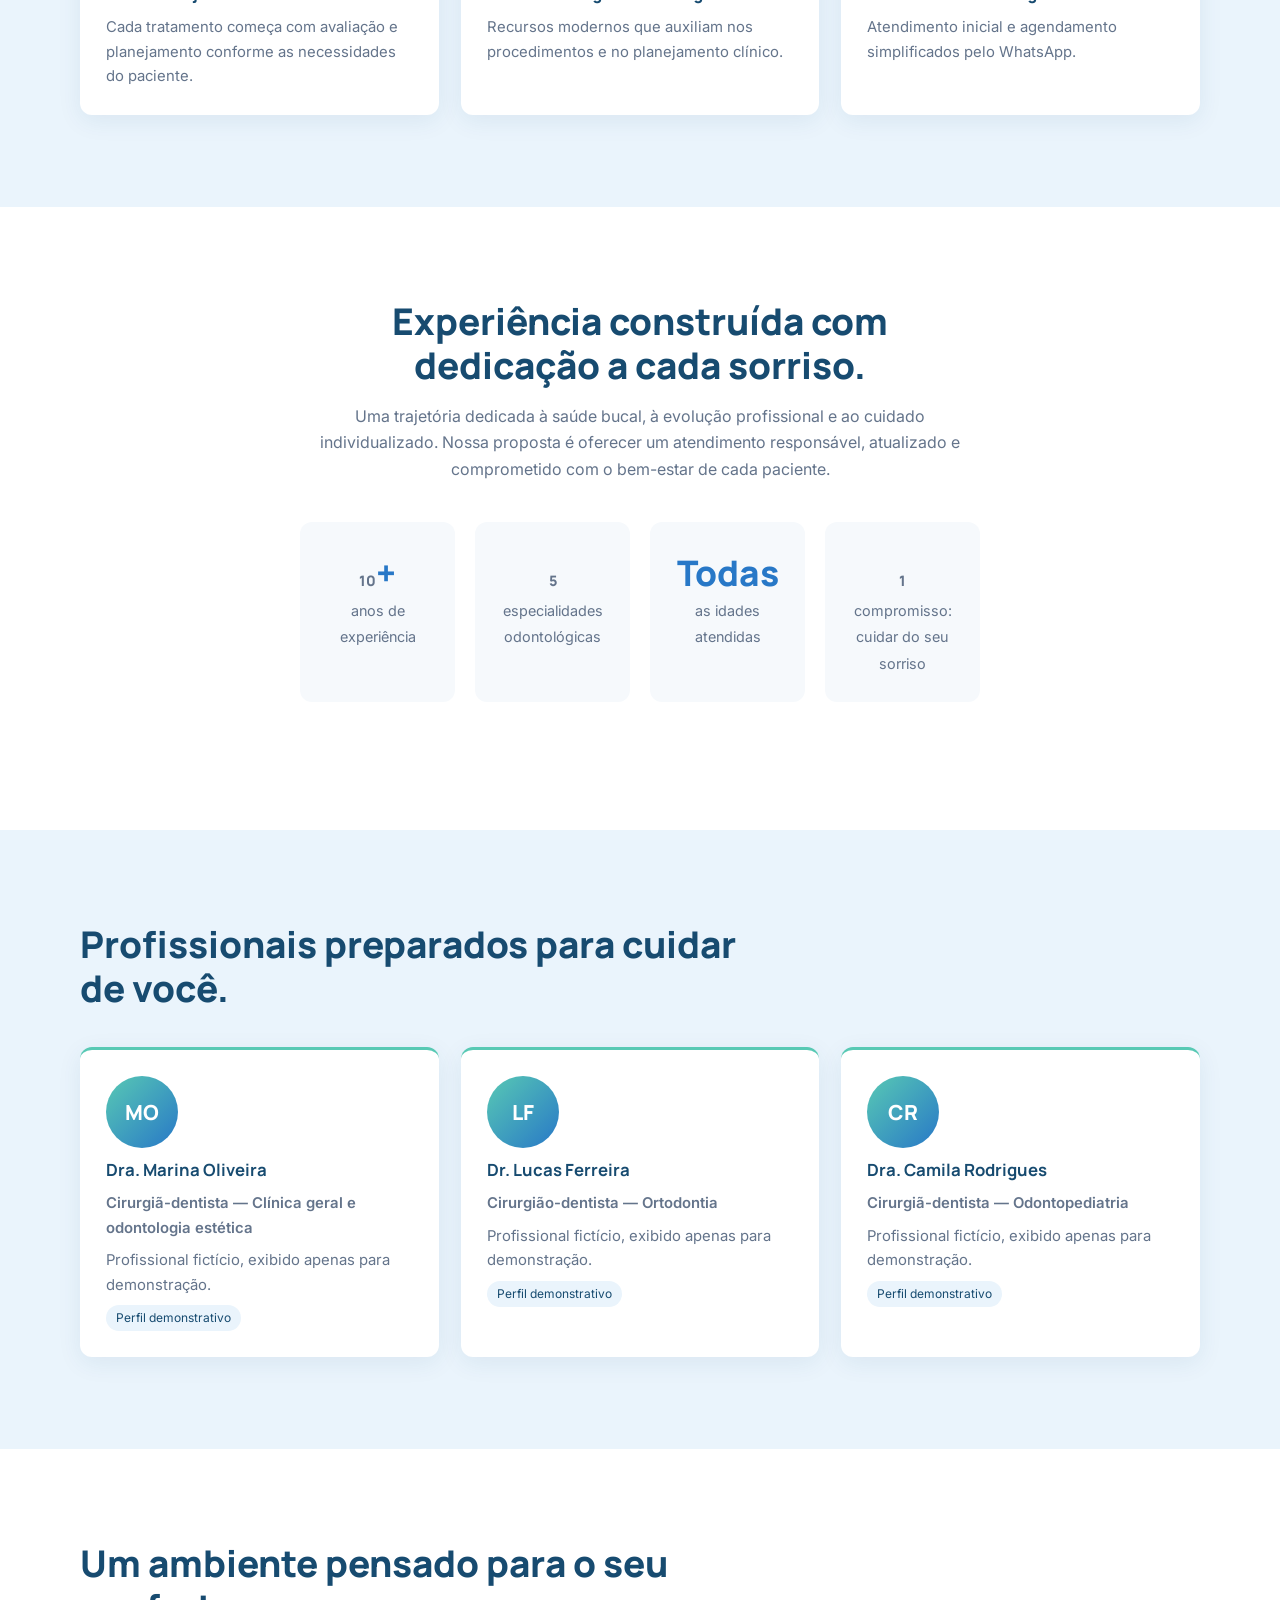
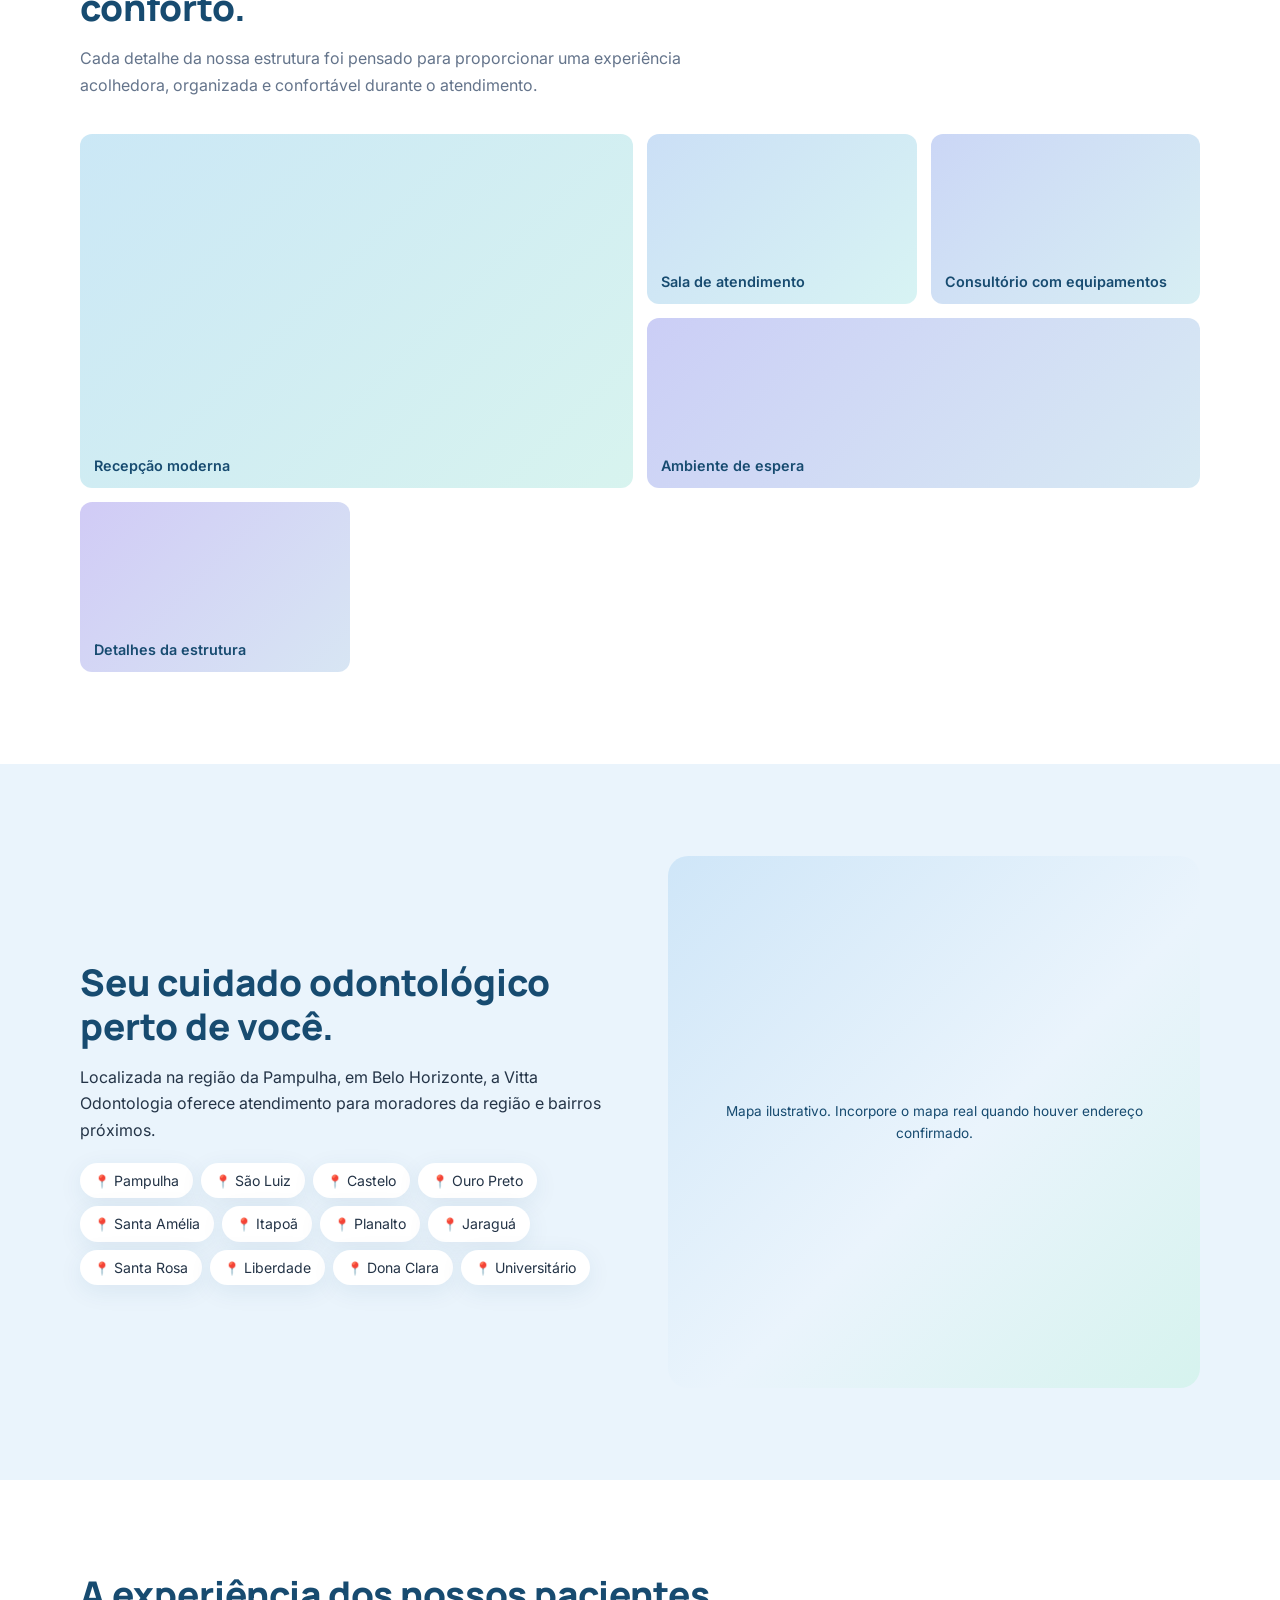
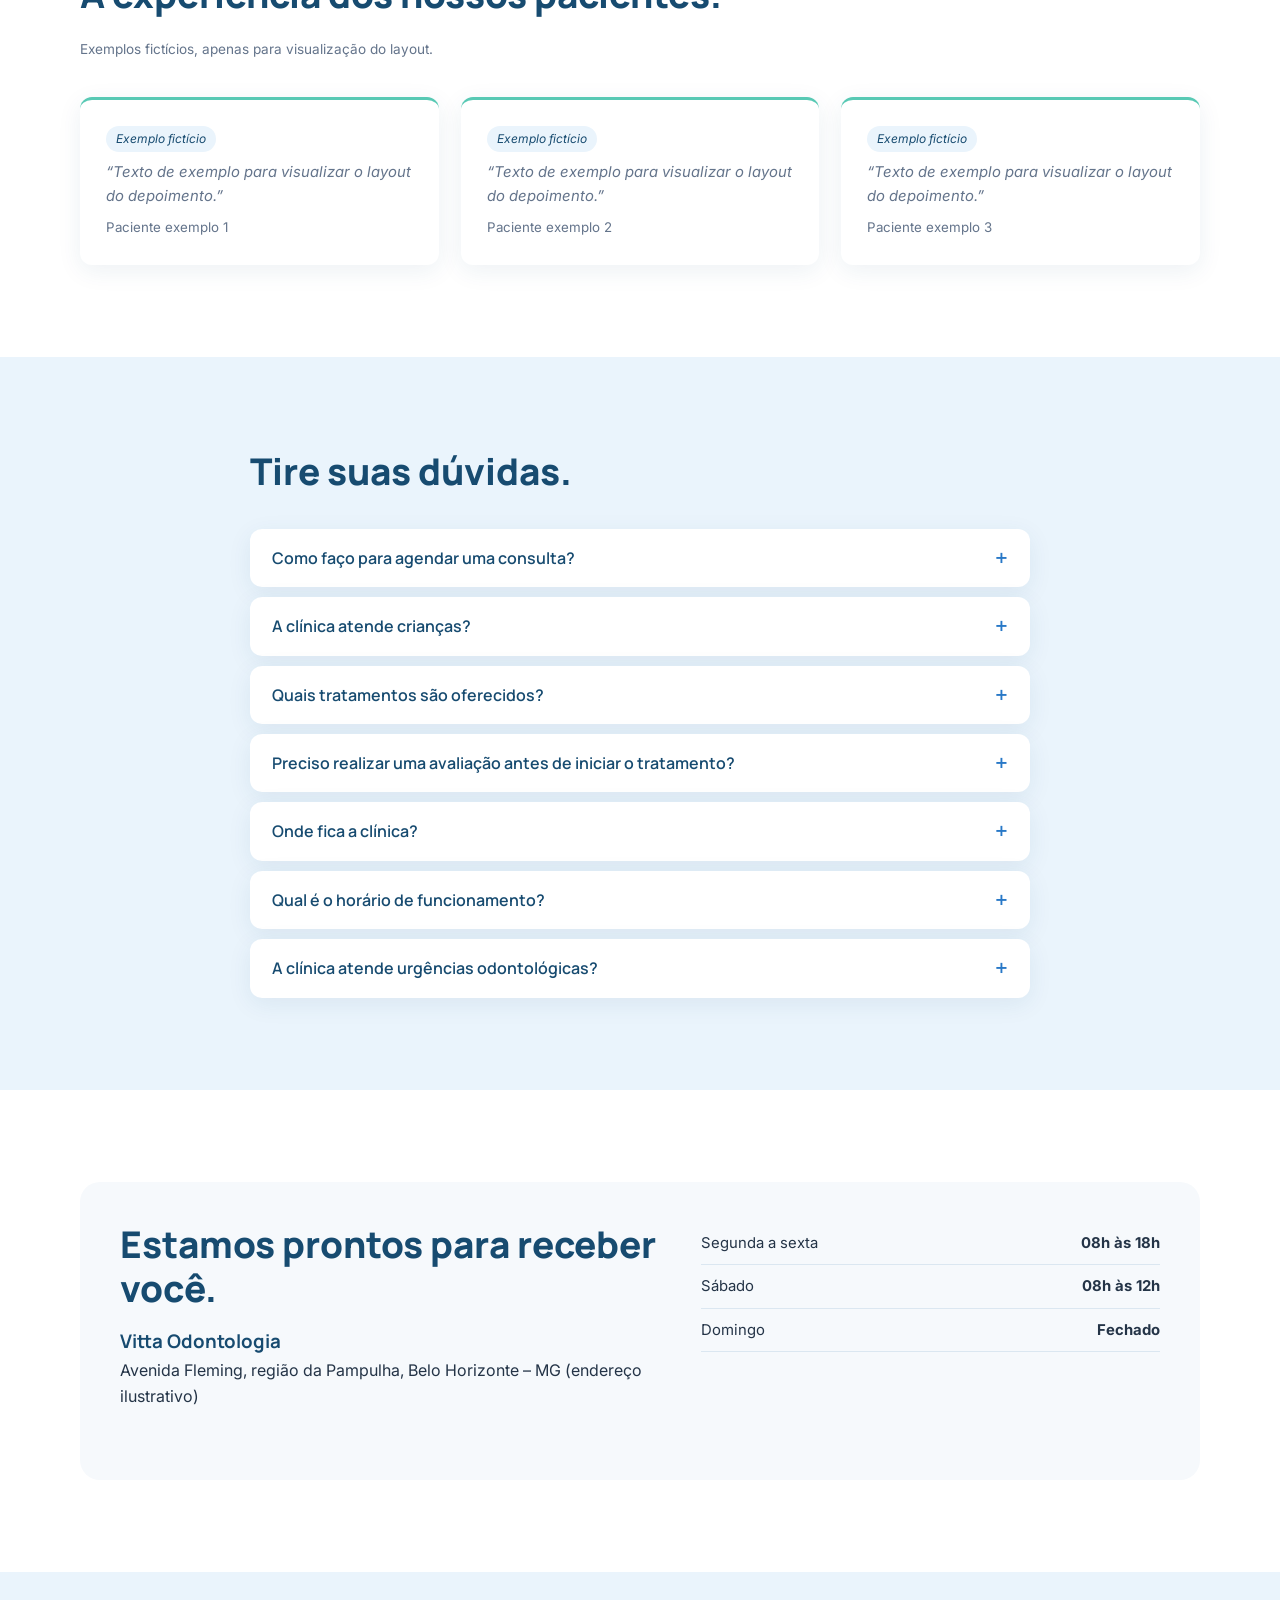
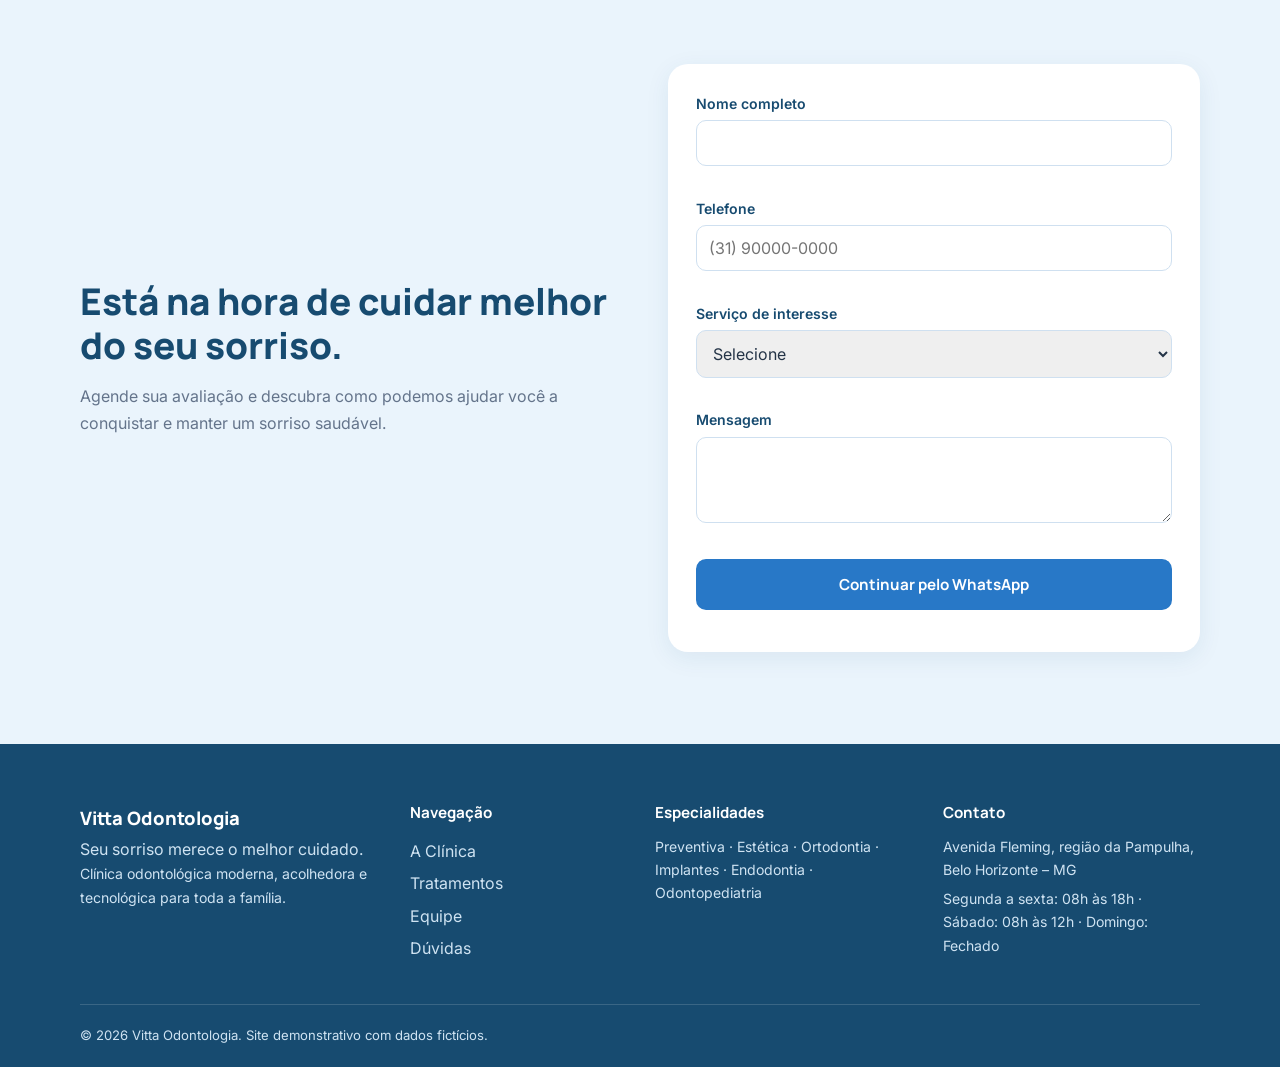
<file: catalogo/modelos/odontovittacl/index.html>
<!DOCTYPE html>
<html lang="pt-BR">
<head>
<meta charset="UTF-8">
<meta name="viewport" content="width=device-width, initial-scale=1">
<title>Vitta Odontologia | Clínica Odontológica na Pampulha – BH</title>
<meta name="description" content="Conheça a Vitta Odontologia, clínica odontológica na região da Pampulha em Belo Horizonte. Tratamentos completos, atendimento humanizado e cuidado com seu sorriso.">
<meta property="og:title" content="Vitta Odontologia | Clínica Odontológica na Pampulha – BH">
<meta property="og:description" content="Tratamentos completos, atendimento humanizado e cuidado com seu sorriso.">
<meta property="og:type" content="website">
<link rel="icon" href="data:image/svg+xml,%3Csvg xmlns='http://www.w3.org/2000/svg' viewBox='0 0 32 32'%3E%3Cpath d='M16 29C9 24 5 18 5 12a6 6 0 0 1 11-3 6 6 0 0 1 11 3c0 6-4 12-11 17z' fill='%2358C9B4'/%3E%3C/svg%3E">
<link rel="preconnect" href="https://fonts.googleapis.com">
<link rel="preconnect" href="https://fonts.gstatic.com" crossorigin>
<link href="https://fonts.googleapis.com/css2?family=Manrope:wght@500;700;800&family=Inter:wght@400;500;600&display=swap" rel="stylesheet">
<link rel="stylesheet" href="css/style.css">
</head>
<body>
<header class="header" id="header"><div class="container nav">
  <a href="#inicio" class="logo" data-name></a>
  <button class="burger" id="burger" aria-label="Abrir menu" aria-expanded="false"><i></i><i></i><i></i></button>
  <nav class="menu" id="menu" aria-label="Principal">
    <a href="#inicio">Início</a><a href="#clinica">A Clínica</a><a href="#tratamentos">Tratamentos</a><a href="#diferenciais">Diferenciais</a><a href="#estrutura">Estrutura</a><a href="#duvidas">Dúvidas</a><a href="#contato">Contato</a>
    <a class="btn" data-wa="Olá! Gostaria de agendar uma avaliação odontológica na Vitta Odontologia.">Agendar consulta</a>
  </nav>
</div></header>

<main>
<section class="hero" id="inicio"><div class="container hero-grid">
  <div class="hero-txt">
    <p class="tag">VITTA ODONTOLOGIA | PAMPULHA – BH</p>
    <h1>Um <em>sorriso saudável</em> transforma tudo.</h1>
    <p class="lead">Na Vitta Odontologia, unimos tecnologia, cuidado humanizado e excelência profissional para oferecer tratamentos completos e uma experiência odontológica tranquila para você e sua família.</p>
    <div class="actions"><a class="btn" data-wa="Olá! Gostaria de agendar uma avaliação odontológica na Vitta Odontologia.">Agende sua avaliação</a><a class="btn ghost" href="#tratamentos">Conheça nossos tratamentos</a></div>
    <ul class="ticks"><li>Atendimento humanizado</li><li>Tratamentos completos</li><li>Tecnologia e precisão</li></ul>
  </div>
  <div class="hero-photo">
    <!-- FOTO: troque o bloco abaixo por <img src="..." alt="Dentista sorridente em clínica moderna" width="600" height="750"> -->
    <div class="ph tall" role="img" aria-label="Espaço para foto da dentista sorridente"></div>
    <div class="float f1" data-ic>Tecnologia</div><div class="float f2" data-ic>Cuidado humano</div>
  </div>
</div></section>

<section class="section alt" id="clinica"><div class="container">
  <div class="two">
    <div class="rv"><h2>Odontologia feita para cuidar de você.</h2>
    <p>A Vitta Odontologia nasceu com o propósito de transformar a experiência de ir ao dentista. Acreditamos que cada sorriso possui uma história e merece atenção individualizada. Por isso, reunimos diferentes especialidades em um ambiente moderno, confortável e preparado para cuidar da saúde bucal em todas as fases da vida.</p>
    <a class="btn" data-wa="Olá! Gostaria de conhecer melhor a Vitta Odontologia.">Fale com a clínica</a></div>
    <div class="ph rv" role="img" aria-label="Espaço para foto da clínica"></div>
  </div>
  <div class="grid3" id="pillars"></div>
</div></section>

<section class="section" id="tratamentos"><div class="container">
  <div class="head rv"><h2>Todos os cuidados para o seu sorriso em um só lugar.</h2><p>Conheça nossas especialidades e encontre o tratamento ideal para suas necessidades.</p></div>
  <div class="filters" id="filters" role="tablist" aria-label="Categorias"></div>
  <div class="grid3" id="services"></div>
  <p class="note">A indicação de cada tratamento depende de avaliação profissional. Resultados variam de paciente para paciente.</p>
</div></section>

<section class="section alt" id="diferenciais"><div class="container">
  <div class="head rv"><h2>Por que escolher a Vitta Odontologia?</h2><p>Mais do que cuidar dos dentes, queremos proporcionar uma experiência de cuidado completa.</p></div>
  <div class="grid3" id="diffs"></div>
</div></section>

<section class="section" id="experiencia"><div class="container head center">
  <h2 class="rv">Experiência construída com dedicação a cada sorriso.</h2>
  <p class="rv">Uma trajetória dedicada à saúde bucal, à evolução profissional e ao cuidado individualizado. Nossa proposta é oferecer um atendimento responsável, atualizado e comprometido com o bem-estar de cada paciente.</p>
  <div class="stats" id="stats"></div>
</div></section>

<section class="section alt" id="equipe"><div class="container">
  <div class="head rv"><h2>Profissionais preparados para cuidar de você.</h2></div>
  <div class="grid3" id="team"></div>
</div></section>

<section class="section" id="estrutura"><div class="container">
  <div class="head rv"><h2>Um ambiente pensado para o seu conforto.</h2><p>Cada detalhe da nossa estrutura foi pensado para proporcionar uma experiência acolhedora, organizada e confortável durante o atendimento.</p></div>
  <div class="gallery" id="gallery"></div>
</div></section>

<section class="section alt" id="regiao"><div class="container two">
  <div class="rv"><h2>Seu cuidado odontológico perto de você.</h2>
  <p>Localizada na região da Pampulha, em Belo Horizonte, a Vitta Odontologia oferece atendimento para moradores da região e bairros próximos.</p>
  <ul class="chips" id="areas"></ul>
  <a class="btn" data-maps>Consultar localização</a></div>
  <div class="ph map rv" role="img" aria-label="Mapa ilustrativo da região da Pampulha"><span>Mapa ilustrativo. Incorpore o mapa real quando houver endereço confirmado.</span></div>
</div></section>

<section class="section" id="depoimentos"><div class="container">
  <div class="head rv"><h2>A experiência dos nossos pacientes.</h2><p class="note">Exemplos fictícios, apenas para visualização do layout.</p></div>
  <div class="grid3" id="quotes"></div>
</div></section>

<section class="section alt" id="duvidas"><div class="container narrow">
  <div class="head rv"><h2>Tire suas dúvidas.</h2></div>
  <div class="faq" id="faq"></div>
  <p class="center"><a class="btn" data-wa="Olá! Tenho uma dúvida sobre os atendimentos da Vitta Odontologia.">Perguntar no WhatsApp</a></p>
</div></section>

<section class="section" id="localizacao"><div class="container">
  <div class="loc rv">
    <div><h2>Estamos prontos para receber você.</h2><h3 data-name></h3><p id="addr"></p></div>
    <ul class="hours" id="hours"></ul>
    <div class="actions"><a class="btn ghost" data-maps>Como chegar</a><a class="btn" data-wa="Olá! Gostaria de consultar os horários disponíveis para atendimento.">Agendar pelo WhatsApp</a></div>
  </div>
</div></section>

<section class="section cta" id="contato"><div class="container two">
  <div class="rv"><h2>Está na hora de cuidar melhor do seu sorriso.</h2>
  <p>Agende sua avaliação e descubra como podemos ajudar você a conquistar e manter um sorriso saudável.</p>
  <a class="btn" data-wa="Olá! Gostaria de agendar uma avaliação odontológica na Vitta Odontologia.">Agendar pelo WhatsApp</a></div>
  <form id="form" class="form rv" novalidate>
    <label>Nome completo<input name="nome" autocomplete="name" required><small class="err"></small></label>
    <label>Telefone<input name="tel" type="tel" inputmode="tel" autocomplete="tel" placeholder="(31) 90000-0000" required><small class="err"></small></label>
    <label>Serviço de interesse<select name="servico" required></select><small class="err"></small></label>
    <label>Mensagem<textarea name="msg" rows="3"></textarea></label>
    <button class="btn" type="submit">Continuar pelo WhatsApp</button>
    <p class="status" id="status" role="status"></p>
  </form>
</div></section>
</main>

<footer class="footer"><div class="container fgrid">
  <div><a class="logo light" data-name href="#inicio"></a><p data-slogan></p><p class="sm">Clínica odontológica moderna, acolhedora e tecnológica para toda a família.</p></div>
  <div><h3>Navegação</h3><a href="#clinica">A Clínica</a><a href="#tratamentos">Tratamentos</a><a href="#equipe">Equipe</a><a href="#duvidas">Dúvidas</a></div>
  <div><h3>Especialidades</h3><p class="sm">Preventiva · Estética · Ortodontia · Implantes · Endodontia · Odontopediatria</p></div>
  <div><h3>Contato</h3><p class="sm" id="faddr"></p><p class="sm" id="fhours"></p><a data-wa="Olá! Gostaria de falar com a Vitta Odontologia.">WhatsApp</a><a data-ig>Instagram</a><a data-mail>E-mail</a></div>
</div><div class="container copy">© <span id="year"></span> <span data-name></span>. Site demonstrativo com dados fictícios.</div></footer>

<a class="wa-float" data-wa="Olá! Gostaria de agendar uma avaliação odontológica na Vitta Odontologia." aria-label="Falar no WhatsApp">WhatsApp</a>
<dialog id="modal" aria-label="Detalhes do tratamento"><button class="x" data-close aria-label="Fechar">×</button><div id="mbody"></div></dialog>
<dialog id="lb" class="lb" aria-label="Galeria"><button class="x" data-close aria-label="Fechar">×</button><button class="nav-l" id="prev" aria-label="Anterior">‹</button><div class="ph lbimg" id="lbimg" role="img"></div><button class="nav-r" id="next" aria-label="Próxima">›</button></dialog>
<script src="js/script.js"></script>
</body>
</html>
</file>
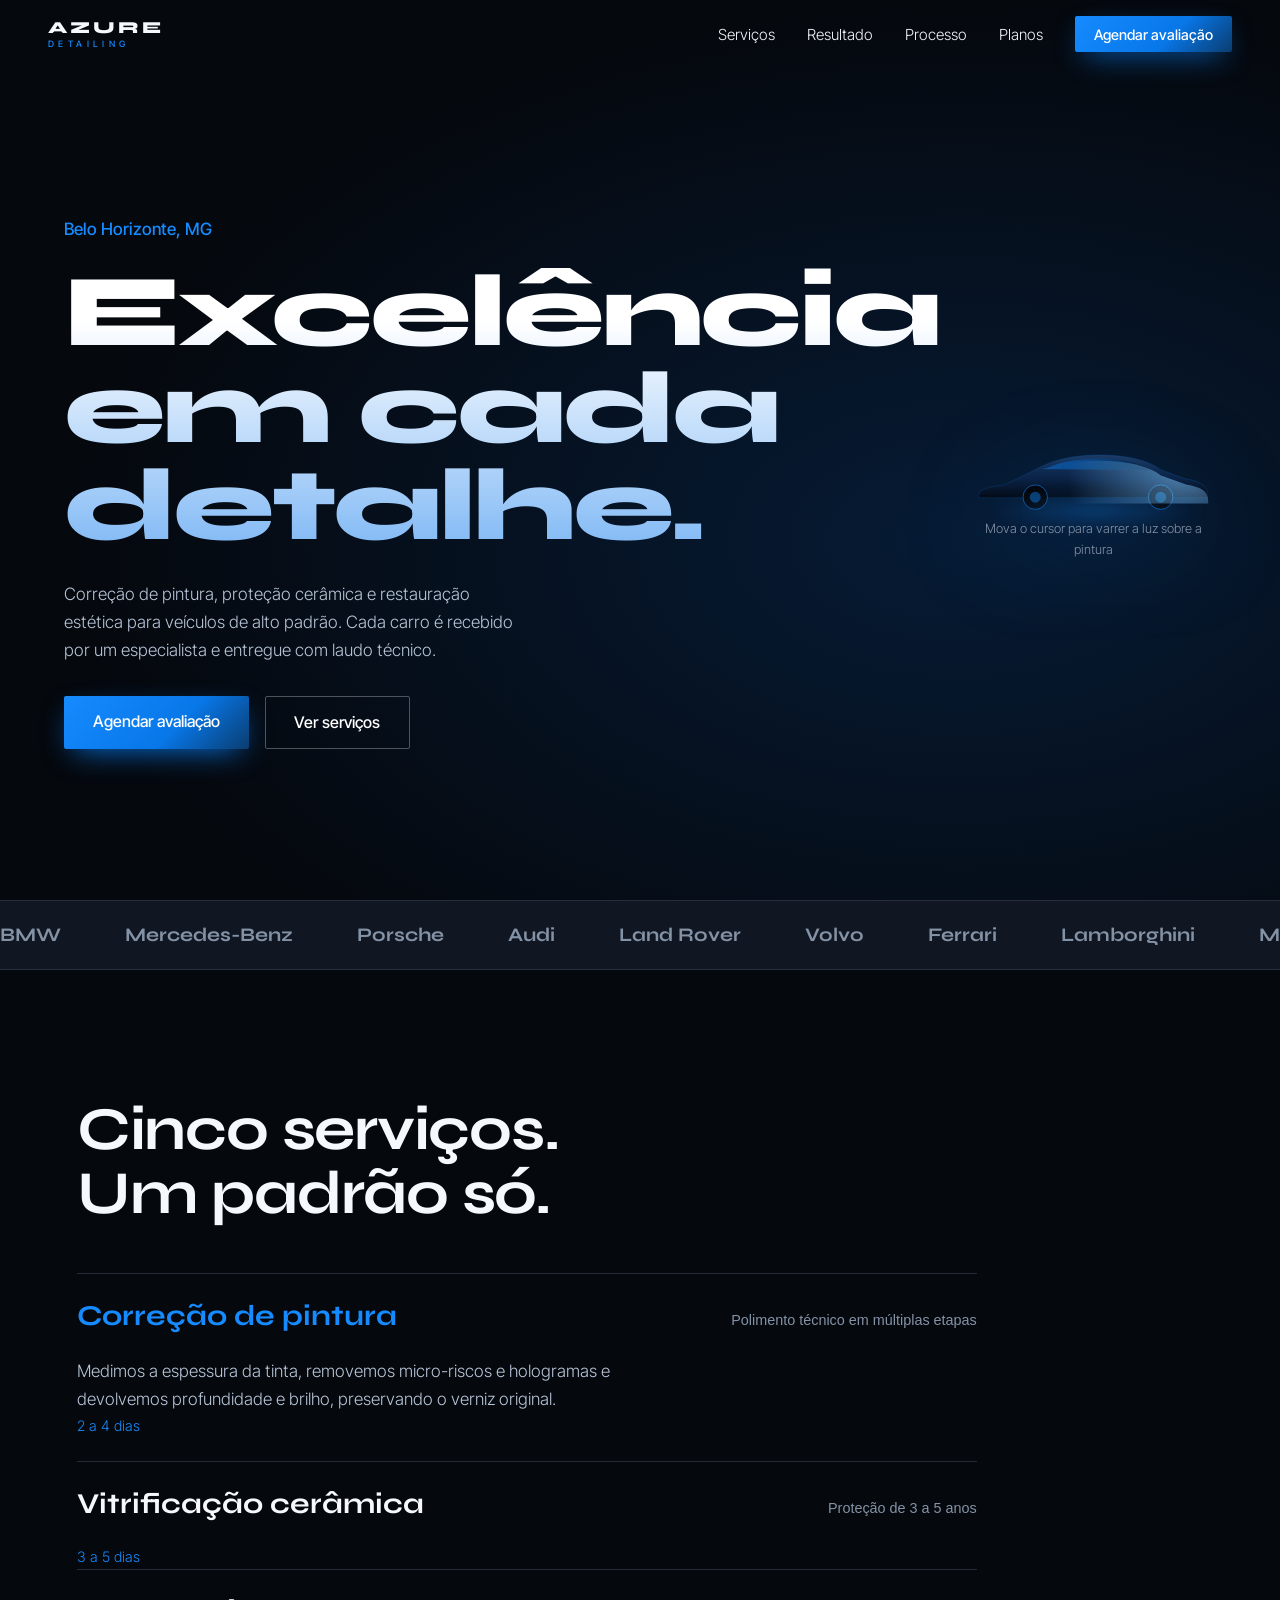
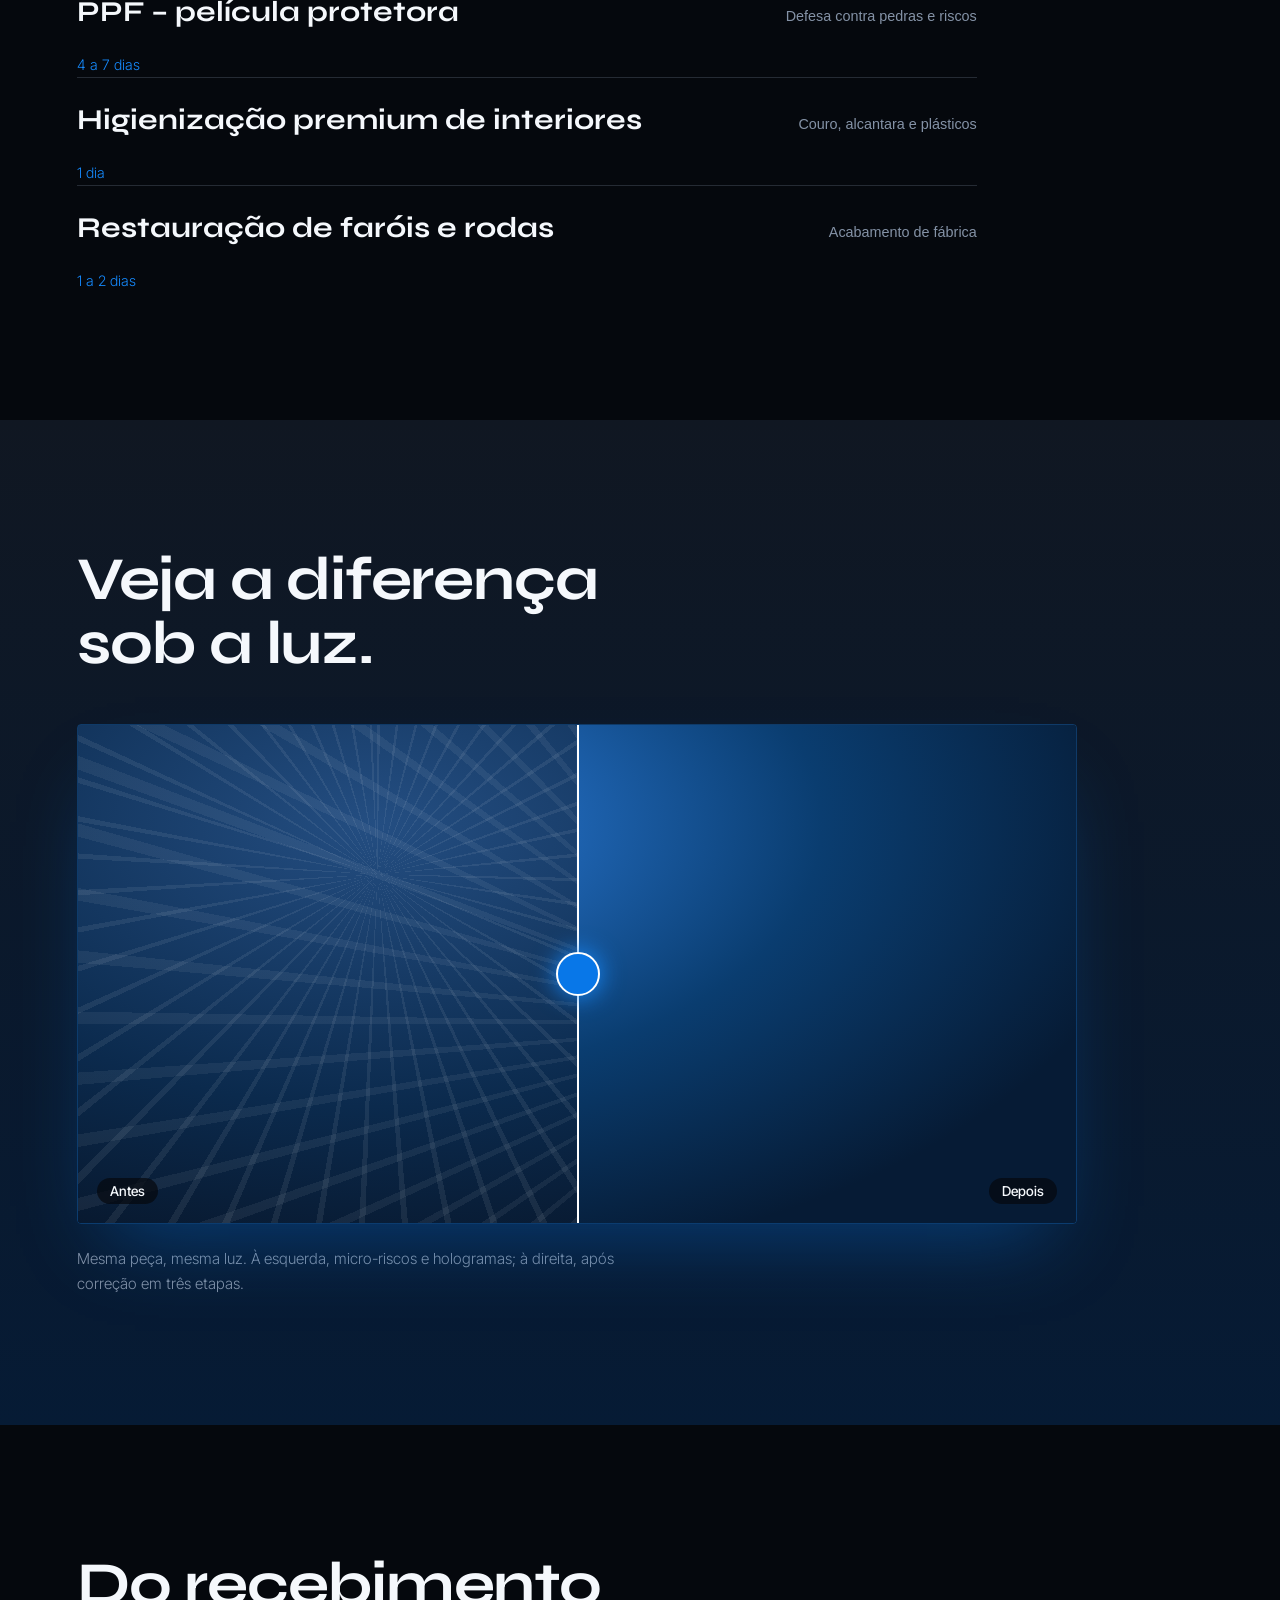
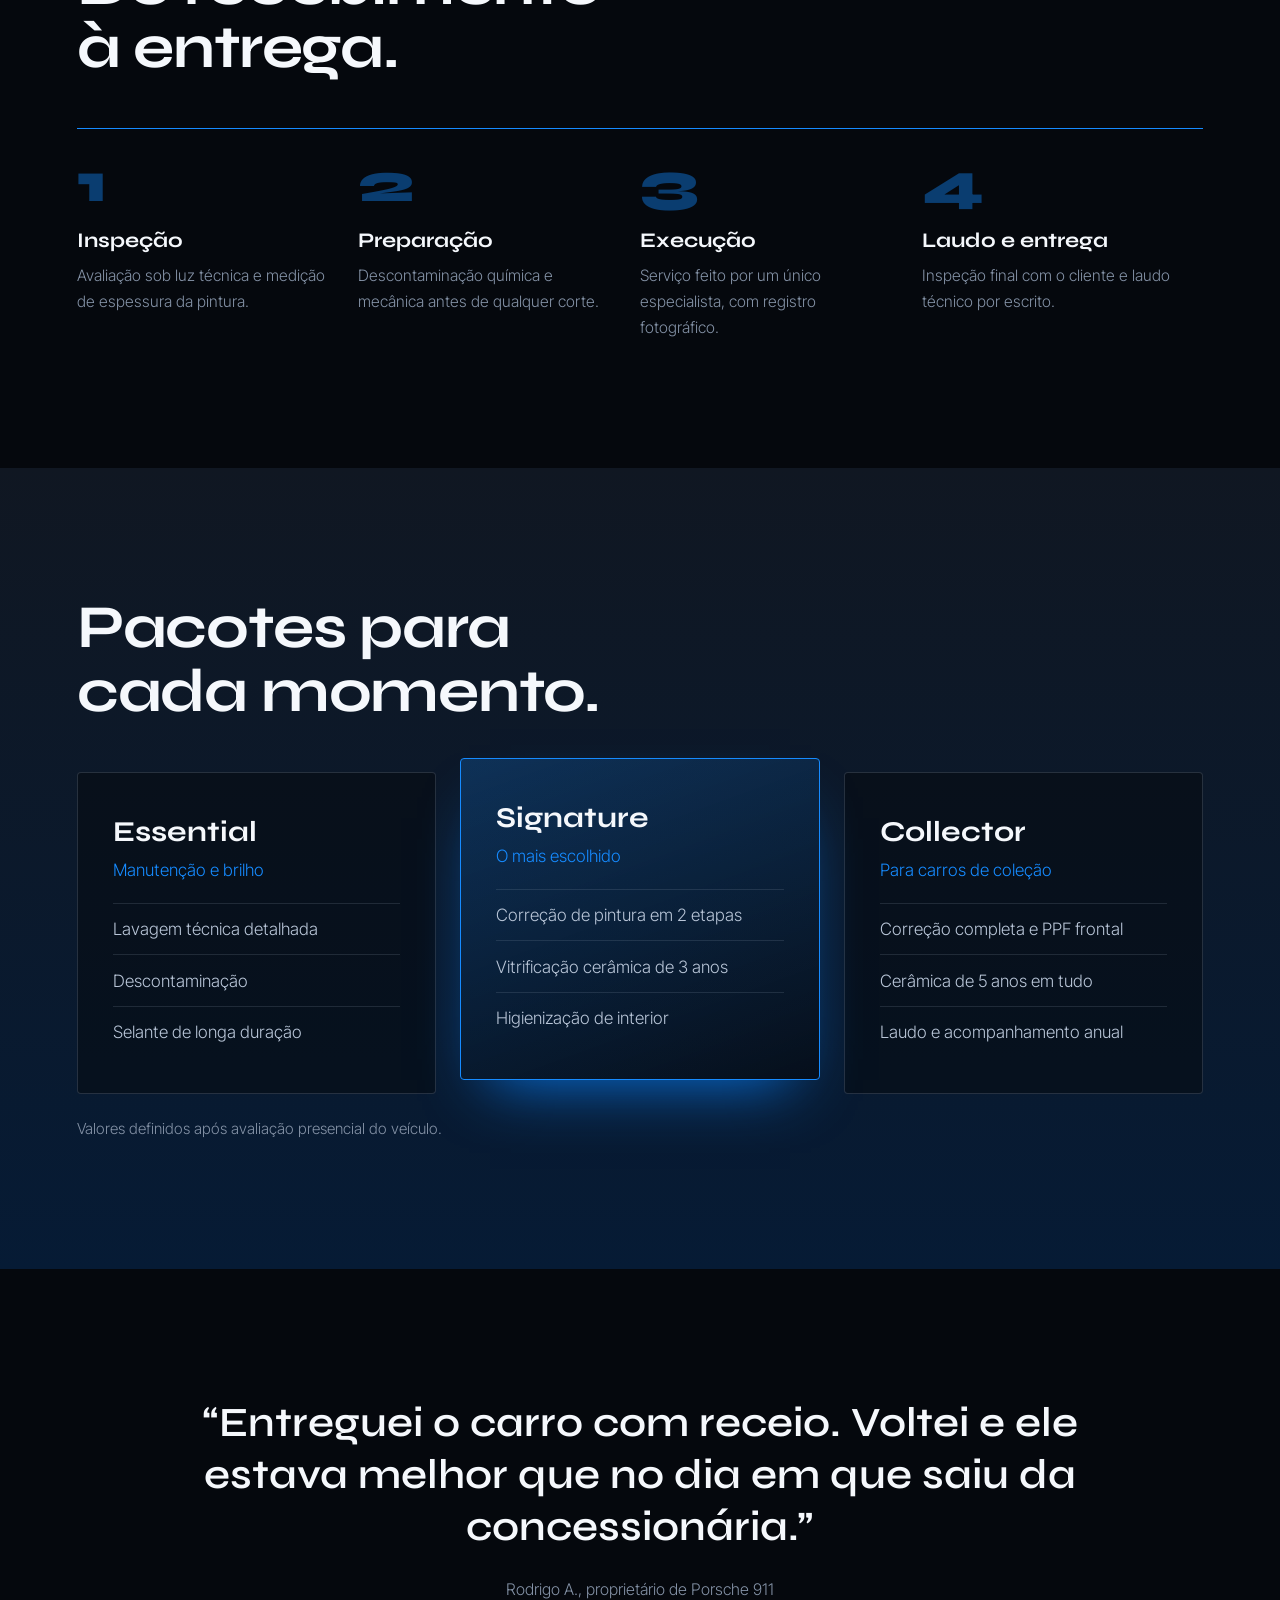
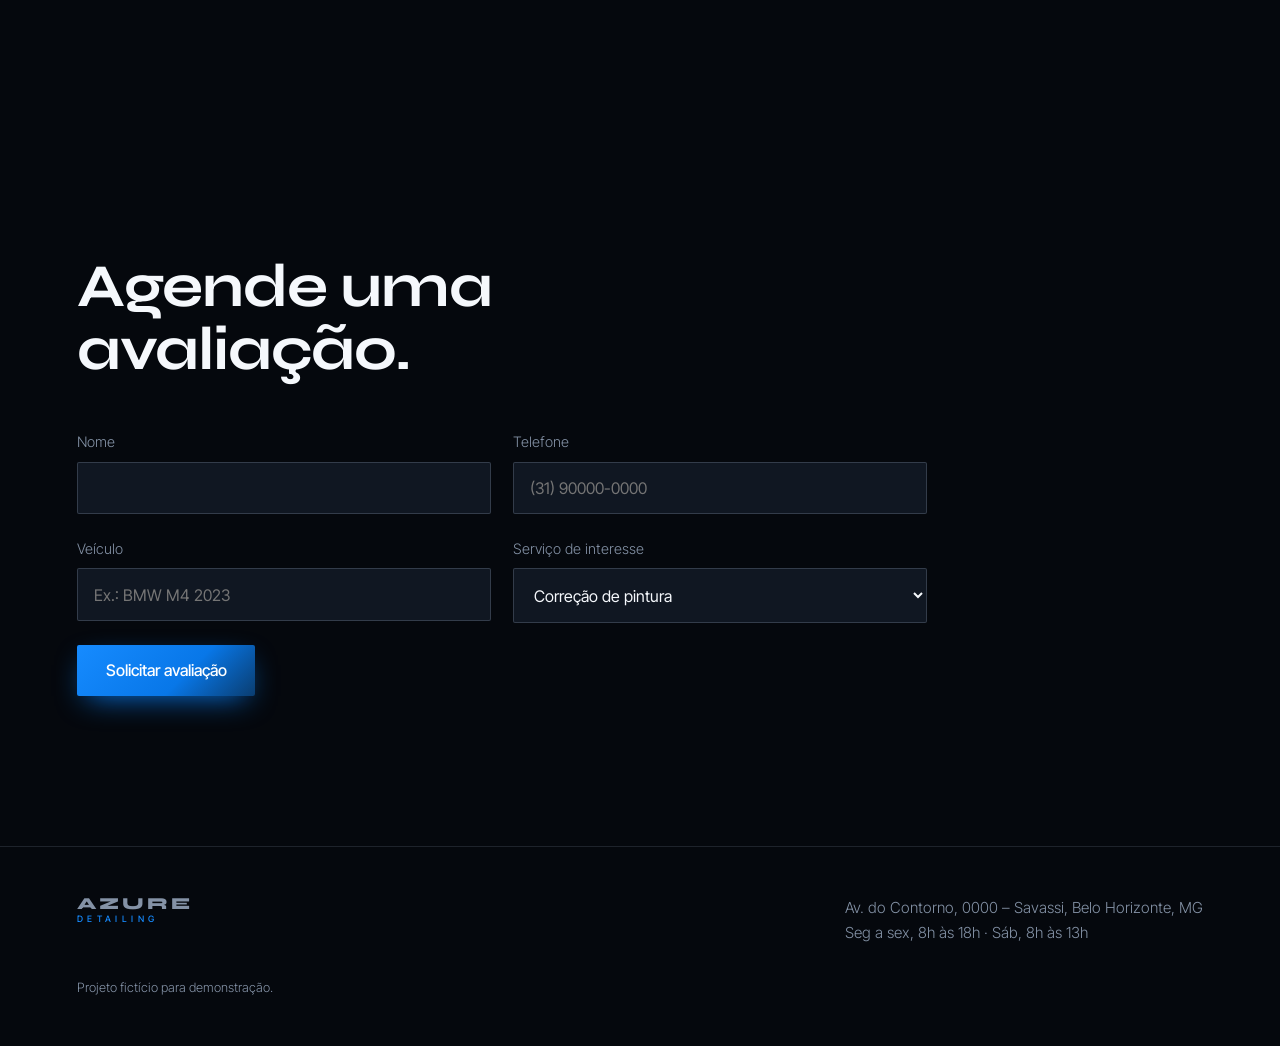
<file: js/catalogo/modelos/estetica-automotiva/index.html>
<!DOCTYPE html>
<html lang="pt-BR">
<head>
<meta charset="utf-8">
<meta name="viewport" content="width=device-width, initial-scale=1">
<title>Azure Detailing | Estética automotiva premium em Belo Horizonte</title>
<meta name="description" content="Azure Detailing: correção de pintura, vitrificação cerâmica, PPF e cuidado minucioso para veículos de alto padrão em Belo Horizonte, MG.">
<link rel="preconnect" href="https://fonts.googleapis.com">
<link rel="preconnect" href="https://fonts.gstatic.com" crossorigin>
<link href="https://fonts.googleapis.com/css2?family=Syne:wght@500;700;800&family=Inter+Tight:wght@300;400;500;600&display=swap" rel="stylesheet">
<link rel="stylesheet" href="style.css">
</head>
<body>
<header class="nav" id="nav">
  <a href="#topo" class="logo" aria-label="Azure Detailing">AZURE<span>DETAILING</span></a>
  <nav id="menu">
    <a href="#servicos">Serviços</a><a href="#resultado">Resultado</a><a href="#processo">Processo</a><a href="#planos">Planos</a><a href="#agendar" class="btn sm">Agendar avaliação</a>
  </nav>
  <button class="burger" id="burger" aria-label="Abrir menu" aria-expanded="false"><i></i><i></i></button>
</header>

<main id="topo">
<section class="hero" id="hero">
  <div class="hero-copy">
    <p class="kicker">Belo Horizonte, MG</p>
    <h1>Excelência<br>em cada<br>detalhe.</h1>
    <p class="lead">Correção de pintura, proteção cerâmica e restauração estética para veículos de alto padrão. Cada carro é recebido por um especialista e entregue com laudo técnico.</p>
    <div class="cta"><a href="#agendar" class="btn">Agendar avaliação</a><a href="#servicos" class="btn ghost">Ver serviços</a></div>
  </div>
  <div class="stage" id="stage">
    <svg viewBox="0 0 800 260" class="car" role="img" aria-label="Silhueta de um cupê esportivo">
      <defs>
        <linearGradient id="body" x1="0" y1="0" x2="0" y2="1"><stop offset="0" stop-color="#1a3a66"/><stop offset=".55" stop-color="#0a2347"/><stop offset="1" stop-color="#040b16"/></linearGradient>
        <linearGradient id="glass" x1="0" y1="0" x2="1" y2="0"><stop offset="0" stop-color="#0877E8" stop-opacity=".5"/><stop offset="1" stop-color="#061B35" stop-opacity=".9"/></linearGradient>
      </defs>
      <path d="M26 196c0-24 34-30 84-36l120-60c40-20 100-38 190-38 92 0 160 18 200 48l82 30c46 8 72 20 72 54v8H26z" fill="url(#body)" stroke="#168BFF" stroke-opacity=".5"/>
      <path d="M250 104c40-18 90-30 170-30 80 0 134 14 168 38l-358-4z" fill="url(#glass)"/>
      <circle cx="210" cy="200" r="40" fill="#05080D" stroke="#168BFF" stroke-opacity=".6" stroke-width="3"/><circle cx="210" cy="200" r="18" fill="#0A3D70"/>
      <circle cx="620" cy="200" r="40" fill="#05080D" stroke="#168BFF" stroke-opacity=".6" stroke-width="3"/><circle cx="620" cy="200" r="18" fill="#0A3D70"/>
    </svg>
    <div class="sweep" id="sweep"></div>
    <div class="floor"></div>
    <p class="hint">Mova o cursor para varrer a luz sobre a pintura</p>
  </div>
</section>

<section class="brands" aria-label="Marcas atendidas">
  <div class="track"><span>BMW</span><span>Mercedes-Benz</span><span>Porsche</span><span>Audi</span><span>Land Rover</span><span>Volvo</span><span>Ferrari</span><span>Lamborghini</span><span>Maserati</span><span>BMW</span><span>Mercedes-Benz</span><span>Porsche</span><span>Audi</span><span>Land Rover</span><span>Volvo</span><span>Ferrari</span><span>Lamborghini</span><span>Maserati</span></div>
</section>

<section class="sec" id="servicos">
  <h2>Cinco serviços.<br>Um padrão só.</h2>
  <div class="svc" id="svc">
    <button class="open" aria-expanded="true"><b>Correção de pintura</b><em>Polimento técnico em múltiplas etapas</em></button>
    <div class="panel"><p>Medimos a espessura da tinta, removemos micro-riscos e hologramas e devolvemos profundidade e brilho, preservando o verniz original.</p><span>2 a 4 dias</span></div>
    <button class="open" aria-expanded="false"><b>Vitrificação cerâmica</b><em>Proteção de 3 a 5 anos</em></button>
    <div class="panel"><p>Camadas cerâmicas aplicadas em ambiente controlado. Mais brilho, repelência à água e limpeza simplificada no dia a dia.</p><span>3 a 5 dias</span></div>
    <button class="open" aria-expanded="false"><b>PPF – película protetora</b><em>Defesa contra pedras e riscos</em></button>
    <div class="panel"><p>Película de poliuretano transparente, cortada sob medida e aplicada com acabamento invisível nas bordas. Frente completa ou carro inteiro.</p><span>4 a 7 dias</span></div>
    <button class="open" aria-expanded="false"><b>Higienização premium de interiores</b><em>Couro, alcantara e plásticos</em></button>
    <div class="panel"><p>Limpeza profunda, hidratação de couro e tratamento antibactericida, com produtos específicos para cada material.</p><span>1 dia</span></div>
    <button class="open" aria-expanded="false"><b>Restauração de faróis e rodas</b><em>Acabamento de fábrica</em></button>
    <div class="panel"><p>Recuperação de faróis opacos, reparo de rodas com pequenos danos e proteção cerâmica de discos e pinças.</p><span>1 a 2 dias</span></div>
  </div>
</section>

<section class="sec dark" id="resultado">
  <h2>Veja a diferença<br>sob a luz.</h2>
  <div class="ba" id="ba">
    <div class="ba-after"><b>Depois</b></div>
    <div class="ba-before" id="before"><b>Antes</b></div>
    <div class="ba-line" id="line"><span></span></div>
    <input type="range" min="0" max="100" value="50" id="range" aria-label="Comparar antes e depois da correção de pintura">
  </div>
  <p class="cap">Mesma peça, mesma luz. À esquerda, micro-riscos e hologramas; à direita, após correção em três etapas.</p>
</section>

<section class="sec" id="processo">
  <h2>Do recebimento<br>à entrega.</h2>
  <ol class="steps">
    <li><b>Inspeção</b><p>Avaliação sob luz técnica e medição de espessura da pintura.</p></li>
    <li><b>Preparação</b><p>Descontaminação química e mecânica antes de qualquer corte.</p></li>
    <li><b>Execução</b><p>Serviço feito por um único especialista, com registro fotográfico.</p></li>
    <li><b>Laudo e entrega</b><p>Inspeção final com o cliente e laudo técnico por escrito.</p></li>
  </ol>
</section>

<section class="sec dark" id="planos">
  <h2>Pacotes para<br>cada momento.</h2>
  <div class="plans">
    <article><h3>Essential</h3><p>Manutenção e brilho</p><ul><li>Lavagem técnica detalhada</li><li>Descontaminação</li><li>Selante de longa duração</li></ul></article>
    <article class="hl"><h3>Signature</h3><p>O mais escolhido</p><ul><li>Correção de pintura em 2 etapas</li><li>Vitrificação cerâmica de 3 anos</li><li>Higienização de interior</li></ul></article>
    <article><h3>Collector</h3><p>Para carros de coleção</p><ul><li>Correção completa e PPF frontal</li><li>Cerâmica de 5 anos em tudo</li><li>Laudo e acompanhamento anual</li></ul></article>
  </div>
  <p class="cap">Valores definidos após avaliação presencial do veículo.</p>
</section>

<section class="sec quote">
  <blockquote>“Entreguei o carro com receio. Voltei e ele estava melhor que no dia em que saiu da concessionária.”<cite>Rodrigo A., proprietário de Porsche 911</cite></blockquote>
</section>

<section class="sec" id="agendar">
  <h2>Agende uma<br>avaliação.</h2>
  <form id="form" novalidate>
    <label>Nome<input name="nome" required autocomplete="name"></label>
    <label>Telefone<input name="tel" type="tel" required autocomplete="tel" placeholder="(31) 90000-0000"></label>
    <label>Veículo<input name="carro" required placeholder="Ex.: BMW M4 2023"></label>
    <label>Serviço de interesse<select name="svc"><option>Correção de pintura</option><option>Vitrificação cerâmica</option><option>PPF</option><option>Interior</option><option>Faróis e rodas</option><option>Ainda não sei</option></select></label>
    <button class="btn" type="submit">Solicitar avaliação</button>
    <p class="msg" id="msg" role="status"></p>
  </form>
</section>
</main>

<footer>
  <a href="#topo" class="logo">AZURE<span>DETAILING</span></a>
  <p>Av. do Contorno, 0000 – Savassi, Belo Horizonte, MG<br>Seg a sex, 8h às 18h · Sáb, 8h às 13h</p>
  <p class="small">Projeto fictício para demonstração.</p>
</footer>
<script src="script.js"></script>
</body>
</html>
</file>
<file: css/style.css>
:root{--bg:#080B09;--bg2:#101511;--g:#00E676;--gd:#087A43;--gc:#19C879;--w:#F5F7F5;--m:#929A95;--line:rgba(0,230,118,.16);--f:'Sora','Manrope',system-ui,sans-serif;--fb:'Manrope','Inter',system-ui,sans-serif}
*{box-sizing:border-box;margin:0;padding:0}
html{scroll-behavior:smooth;scroll-padding-top:76px}
body{background:var(--bg);color:var(--w);font:400 1rem/1.65 var(--fb);overflow-x:hidden}
a{color:inherit;text-decoration:none}ul,ol{list-style:none}
:focus-visible{outline:2px solid var(--g);outline-offset:3px}
h1,h2,h3,.logo{font-family:var(--f);line-height:1.12;letter-spacing:-.02em}
h2{font-size:clamp(1.8rem,4vw,2.9rem);font-weight:800;max-width:20ch}
.progress{position:fixed;top:0;left:0;height:3px;width:100%;transform:scaleX(0);transform-origin:0 50%;background:linear-gradient(90deg,var(--gd),var(--g));z-index:200}
.header{position:fixed;inset:0 0 auto;display:flex;align-items:center;justify-content:space-between;padding:1rem 5vw;z-index:100;transition:background .35s,padding .35s,border-color .35s;border-bottom:1px solid transparent}
.header.scrolled{background:rgba(8,11,9,.78);backdrop-filter:blur(14px);-webkit-backdrop-filter:blur(14px);padding:.65rem 5vw;border-color:var(--line)}
.logo{font-weight:800;font-size:1.3rem}.logo span{color:var(--g)}
.nav{display:flex;align-items:center;gap:1.8rem}
.nav a{color:var(--m);font-size:.95rem;transition:color .2s;position:relative}
.nav a:hover,.nav a.active{color:var(--w)}
.nav a.active::after{content:"";position:absolute;left:0;right:0;bottom:-6px;height:2px;background:var(--g);box-shadow:0 0 10px var(--g)}
.burger{display:none;background:none;border:0;width:44px;height:44px;cursor:pointer;position:relative}
.burger i{position:absolute;left:10px;right:10px;height:2px;background:var(--w);transition:.3s}
.burger i:first-child{top:18px}.burger i:last-child{top:26px}
.burger[aria-expanded=true] i:first-child{top:22px;transform:rotate(45deg)}.burger[aria-expanded=true] i:last-child{top:22px;transform:rotate(-45deg)}
.btn{display:inline-flex;align-items:center;justify-content:center;min-height:48px;padding:.8rem 1.6rem;border-radius:10px;border:1px solid var(--g);background:var(--g);color:#04120a;font:700 .98rem var(--fb);cursor:pointer;transition:transform .2s,box-shadow .25s,background .2s}
.btn:hover{transform:translateY(-2px);box-shadow:0 8px 30px rgba(0,230,118,.35)}
.btn-ghost{background:transparent;color:var(--w);border-color:rgba(245,247,245,.28)}.btn-ghost:hover{border-color:var(--g);box-shadow:none;color:var(--g)}
.btn-sm{min-height:40px;padding:.4rem 1.1rem;font-size:.9rem}
.hero{min-height:100svh;display:grid;grid-template-columns:1.05fr .95fr;align-items:center;gap:2rem;padding:7rem 5vw 4rem;position:relative;overflow:hidden}
.grid-bg{position:absolute;inset:0;background:linear-gradient(var(--line) 1px,transparent 1px) 0 0/56px 56px,linear-gradient(90deg,var(--line) 1px,transparent 1px) 0 0/56px 56px;opacity:.35;mask-image:radial-gradient(ellipse at 65% 40%,#000 15%,transparent 70%);-webkit-mask-image:radial-gradient(ellipse at 65% 40%,#000 15%,transparent 70%)}
.glow{position:absolute;width:55vw;height:55vw;max-width:720px;max-height:720px;right:-8vw;top:8%;background:radial-gradient(circle,rgba(0,230,118,.22),transparent 65%);filter:blur(30px);animation:drift 12s ease-in-out infinite alternate;pointer-events:none}
@keyframes drift{to{transform:translate(-40px,30px) scale(1.1)}}
.hero-text{position:relative;z-index:2;animation:in .9s both}
@keyframes in{from{opacity:0;transform:translateY(26px)}}
.kicker{color:var(--g);font-weight:700;margin-bottom:1rem}
h1{font-size:clamp(2.3rem,5.6vw,4.4rem);font-weight:800}
h1 em{font-style:normal;color:var(--g);text-shadow:0 0 36px rgba(0,230,118,.45)}
.lead{color:var(--m);font-size:1.12rem;max-width:52ch;margin:1.4rem 0 2rem}
.actions{display:flex;flex-wrap:wrap;gap:.9rem}
.hero-art{position:relative;height:min(520px,60vw);z-index:1}
.hero-art canvas{position:absolute;inset:0;width:100%;height:100%}
.win,.phone{position:absolute;background:var(--bg2);border:1px solid var(--line);border-radius:14px;box-shadow:0 30px 70px rgba(0,0,0,.6),0 0 40px rgba(0,230,118,.08);transition:transform .15s linear;z-index:2}
.win .bar{display:flex;gap:6px;padding:10px 12px;border-bottom:1px solid var(--line)}.bar i{width:9px;height:9px;border-radius:50%;background:#2a332d}.bar i:first-child{background:var(--g)}
.body{padding:16px;display:grid;gap:10px}
.body b,.phone b{height:16px;width:60%;border-radius:4px;background:linear-gradient(90deg,var(--g),var(--gd))}
.body span,.phone span{height:8px;border-radius:4px;background:#26302a}.body .s,.phone .s{width:70%}
.chip{height:30px;width:90px;border-radius:8px;border:1px solid var(--g);box-shadow:0 0 14px rgba(0,230,118,.35)}
.cols{display:grid;grid-template-columns:repeat(3,1fr);gap:8px}.cols u{height:56px;border-radius:8px;background:#1a221d;border:1px solid var(--line)}
.w1{width:68%;top:6%;left:4%;animation:float 7s ease-in-out infinite alternate}
.w2{width:52%;bottom:6%;left:0;animation:float 8s ease-in-out infinite alternate-reverse}
.phone{width:26%;right:6%;top:18%;padding:16px 12px;display:grid;gap:10px;height:56%;align-content:start;animation:float 6s ease-in-out infinite alternate}
@keyframes float{to{margin-top:-14px}}
.sec{padding:clamp(4rem,9vw,7.5rem) 5vw;position:relative}.alt{background:var(--bg2)}
.sub{color:var(--m);max-width:60ch;margin-top:1rem}
.cards{display:grid;grid-template-columns:repeat(3,1fr);gap:1.2rem;margin-top:3rem}
.card{padding:1.8rem;border:1px solid var(--line);border-radius:16px;background:linear-gradient(160deg,rgba(0,230,118,.06),transparent 60%),var(--bg2);transition:transform .3s,border-color .3s,box-shadow .3s}
.card:hover{transform:translateY(-6px);border-color:var(--g);box-shadow:0 14px 40px rgba(0,230,118,.12)}
.card svg{width:32px;height:32px;fill:none;stroke:var(--g);stroke-width:1.6;stroke-linecap:round;stroke-linejoin:round;margin-bottom:1.1rem}
.card h3{font-size:1.15rem;margin-bottom:.5rem}.card p{color:var(--m);font-size:.96rem}
.services{display:grid;grid-template-columns:1fr 1fr;gap:1.4rem;margin-top:3rem}
.svc{padding:2.2rem;border:1px solid var(--line);border-radius:18px;background:var(--bg);display:flex;flex-direction:column;gap:1.1rem;align-items:flex-start}
.svc h3{font-size:1.6rem}.svc>p{color:var(--m)}
.svc li{padding-left:1.3rem;position:relative;margin:.25rem 0}.svc li::before{content:"";position:absolute;left:0;top:.7em;width:7px;height:7px;border-radius:50%;background:var(--g);box-shadow:0 0 8px var(--g)}
.tags{display:flex;flex-wrap:wrap;gap:.5rem}.tags li{padding:.25rem .8rem;border:1px solid var(--line);border-radius:99px;font-size:.84rem;color:var(--gc)}.tags li::before{display:none}
blockquote{font:700 1.15rem var(--f);color:var(--g);border-left:3px solid var(--g);padding-left:1rem}
.svc .btn{margin-top:auto}
.filters{display:flex;flex-wrap:wrap;gap:.6rem;margin:2rem 0}
.filters button{min-height:44px;padding:.4rem 1.2rem;border-radius:99px;background:transparent;color:var(--m);border:1px solid var(--line);font:600 .92rem var(--fb);cursor:pointer;transition:.2s}
.filters button:hover{color:var(--w);border-color:var(--g)}.filters button[aria-pressed=true]{background:var(--g);color:#04120a;border-color:var(--g)}
.projects{display:grid;grid-template-columns:repeat(auto-fill,minmax(300px,1fr));gap:1.4rem}
.proj{border:1px solid var(--line);border-radius:16px;overflow:hidden;background:var(--bg2);display:flex;flex-direction:column;animation:in .6s both;transition:transform .3s,border-color .3s,box-shadow .3s}
.proj:hover{transform:translateY(-6px);border-color:var(--g);box-shadow:0 18px 50px rgba(0,230,118,.14)}
.proj img{width:100%;aspect-ratio:16/10;object-fit:cover;display:block;background:var(--bg)}
.proj .pb{padding:1.3rem;display:flex;flex-direction:column;gap:.6rem;flex:1}
.pm{display:flex;justify-content:space-between;align-items:center;gap:.5rem;font-size:.84rem;color:var(--m)}
.badge{padding:.15rem .7rem;border-radius:99px;border:1px solid var(--gd);color:var(--gc);font-weight:700;font-size:.78rem}
.badge.cli{background:var(--g);color:#04120a;border-color:var(--g)}
.proj h3{font-size:1.2rem}.proj p{color:var(--m);font-size:.94rem;flex:1}
.proj .btn{margin-top:.6rem}.proj .btn[aria-disabled=true]{background:transparent;color:var(--m);border-color:var(--line);pointer-events:none}
.empty{border:1px dashed var(--line);border-radius:16px;padding:3rem 1.5rem;text-align:center;color:var(--m)}
.center{text-align:center;margin-top:3rem}
.timeline{position:relative;margin:3rem 0 0;max-width:720px;padding-left:2.6rem}
.timeline::before,.timeline::after{content:"";position:absolute;left:11px;top:6px;width:2px;bottom:6px;background:var(--line)}
.timeline::after{background:var(--g);box-shadow:0 0 12px var(--g);transform-origin:top;transform:scaleY(var(--p,0))}
.timeline li{counter-increment:s;position:relative;padding-bottom:2.4rem}
.timeline li::before{content:counter(s);position:absolute;left:-2.6rem;top:0;width:24px;height:24px;border-radius:50%;background:var(--bg);border:2px solid var(--g);display:grid;place-items:center;font:700 .72rem var(--f);color:var(--g)}
.timeline h3{font-size:1.3rem;margin-bottom:.3rem}.timeline p{color:var(--m)}
.about{display:grid;grid-template-columns:1.2fr .8fr;gap:3rem;align-items:center}
.about p{color:var(--m);margin-top:1rem;max-width:62ch}.about h2{margin-bottom:.5rem}
.values{display:grid;gap:.9rem}.values li{padding:1.2rem 1.4rem;border:1px solid var(--line);border-left:3px solid var(--g);border-radius:12px;background:var(--bg2)}
.cta{padding:clamp(5rem,10vw,8rem) 5vw;text-align:center;position:relative;overflow:hidden;background:linear-gradient(180deg,var(--bg),#0b1a12 50%,var(--bg));border-block:1px solid var(--line)}
.cta .glow{left:50%;right:auto;top:-30%;transform:translateX(-50%)}
.cta h2{margin:0 auto 1rem;max-width:18ch;position:relative}.cta p{color:var(--m);margin-bottom:2rem;position:relative}.cta .btn{position:relative}
.contact{display:grid;grid-template-columns:1.2fr .8fr;gap:3rem;margin-top:3rem}
form{display:grid;gap:1.1rem}label{display:grid;gap:.4rem;font-weight:600;font-size:.92rem}
input,select,textarea{width:100%;min-height:48px;padding:.75rem 1rem;border-radius:10px;border:1px solid var(--line);background:var(--bg2);color:var(--w);font:inherit;transition:border-color .2s,box-shadow .2s}
input:focus,select:focus,textarea:focus{outline:0;border-color:var(--g);box-shadow:0 0 0 3px rgba(0,230,118,.18)}
label.err input,label.err select,label.err textarea{border-color:#ff6b6b}
small{color:#ff8a8a;font-weight:500;min-height:1em}
.info{display:grid;gap:1rem;align-content:start}.info li{padding:1rem 1.2rem;border:1px solid var(--line);border-radius:12px;background:var(--bg2);color:var(--m)}.info b{display:block;color:var(--g);font-size:.85rem}.info a:hover{color:var(--g)}
.footer{padding:3.5rem 5vw 6rem;border-top:1px solid var(--line);display:grid;grid-template-columns:1.4fr 1fr 1fr;gap:2rem}
.footer p{color:var(--m);margin-top:.6rem}.footer nav{display:grid;gap:.5rem;align-content:start}.footer nav a,.soc a{color:var(--m)}.footer nav a:hover,.soc a:hover{color:var(--g)}
.soc{display:grid;gap:.5rem;align-content:start}
.copy{grid-column:1/-1;border-top:1px solid var(--line);padding-top:1.5rem;font-size:.88rem}
.wa-float{position:fixed;right:1.2rem;bottom:1.2rem;width:58px;height:58px;border-radius:50%;border:0;background:var(--g);cursor:pointer;z-index:90;box-shadow:0 8px 30px rgba(0,230,118,.45);display:grid;place-items:center;animation:pulse 2.6s infinite}
.wa-float svg{width:28px;height:28px;fill:none;stroke:#04120a;stroke-width:1.9;stroke-linecap:round;stroke-linejoin:round}
@keyframes pulse{50%{box-shadow:0 8px 30px rgba(0,230,118,.45),0 0 0 14px rgba(0,230,118,.08)}}
.toast{position:fixed;left:50%;bottom:5.5rem;transform:translate(-50%,20px);background:var(--bg2);border:1px solid var(--g);padding:.8rem 1.2rem;border-radius:10px;opacity:0;pointer-events:none;transition:.3s;z-index:300;max-width:90vw;font-size:.92rem}
.toast.show{opacity:1;transform:translate(-50%,0)}
.rv{opacity:0;transform:translateY(28px);transition:opacity .7s,transform .7s}.rv.in{opacity:1;transform:none}
@media(max-width:960px){
.hero{grid-template-columns:1fr;padding-top:6.5rem}.hero-art{height:360px}
.cards{grid-template-columns:1fr 1fr}.services,.about,.contact{grid-template-columns:1fr}
.footer{grid-template-columns:1fr}
.burger{display:block}
.nav{position:fixed;inset:0 0 0 auto;width:min(80vw,320px);flex-direction:column;align-items:flex-start;justify-content:center;gap:1.4rem;padding:2rem;background:rgba(8,11,9,.97);border-left:1px solid var(--line);transform:translateX(100%);transition:transform .35s}
.nav.open{transform:none}.nav a{font-size:1.15rem;color:var(--w)}}
@media(max-width:600px){.cards{grid-template-columns:1fr}.actions .btn{width:100%}.projects{grid-template-columns:1fr}.hero-art{height:300px}.svc{padding:1.5rem}}
@media(prefers-reduced-motion:reduce){*,*::before,*::after{animation:none!important;transition:none!important}html{scroll-behavior:auto}.rv{opacity:1;transform:none}}

.cat-cta{padding:0 5vw clamp(3rem,6vw,5rem)}
.cat-box{display:flex;align-items:center;justify-content:space-between;gap:2rem;flex-wrap:wrap;padding:clamp(1.8rem,4vw,3rem);border:1px solid var(--line);border-radius:20px;background:radial-gradient(circle at 90% 0,rgba(0,230,118,.18),transparent 55%),var(--bg2)}
.cat-box h2{font-size:clamp(1.5rem,3vw,2.2rem);max-width:22ch}
@media(max-width:600px){.cat-box .btn{width:100%}}
</file>
<file: catalogo/css/catalogo.css>
.cat-hero{position:relative;overflow:hidden;padding:9rem 5vw 4rem}
.cat-hero .glow{top:-20%}
.cat-hero-in{position:relative;z-index:2;animation:in .9s both}
.cat-hero h1{max-width:18ch}
.cat-list{padding-top:2rem}
.cat-list .filters{margin:0 0 1rem}
.cat-list #filters{margin-bottom:2rem}
.proj.sold{border-color:rgba(255,92,92,.18)}
.proj.sold img{filter:grayscale(.85) brightness(.7)}
.proj.sold h3{color:var(--m)}
.status{position:absolute;top:12px;left:12px;z-index:2;padding:.2rem .75rem;border-radius:99px;font:700 .76rem var(--fb);backdrop-filter:blur(6px);-webkit-backdrop-filter:blur(6px)}
.status.ok{background:rgba(0,230,118,.16);color:var(--g);border:1px solid var(--g);box-shadow:0 0 14px rgba(0,230,118,.3)}
.status.no{background:rgba(255,92,92,.16);color:#ff6b6b;border:1px solid #ff6b6b}
.imgw{position:relative}
.pact{display:grid;gap:.5rem;margin-top:.6rem}.pact .btn{margin:0}
.pact .btn[aria-disabled=true]{background:transparent;color:var(--m);border-color:var(--line);pointer-events:none}
</file>
<file: catalogo/modelos/estetica-automotiva/css/style.css>
:root{--blue:#0877E8;--deep:#061B35;--mid:#0A3D70;--elec:#168BFF;--black:#05080D;--graph:#101722;--grey:#8492A6;--white:#F5F8FC;--ease:cubic-bezier(.2,.7,.2,1)}
*{box-sizing:border-box;margin:0;padding:0}
html{scroll-behavior:smooth;scroll-padding-top:80px}
body{background:var(--black);color:var(--white);font:300 17px/1.7 Jost,system-ui,sans-serif;letter-spacing:.02em;overflow-x:hidden}
a{color:inherit;text-decoration:none}
:focus-visible{outline:2px solid var(--elec);outline-offset:3px}
h1,h2,h3,.logo{font-family:Jost,sans-serif}
h1{font-size:clamp(3rem,8vw,7rem);line-height:.95;font-weight:200;letter-spacing:-.01em;background:linear-gradient(180deg,#fff 20%,#7fb8f5);-webkit-background-clip:text;background-clip:text;color:transparent}
h2{font-size:clamp(2rem,5vw,3.6rem);line-height:1.1;font-weight:200;letter-spacing:0;margin-bottom:3rem}
.kicker{color:var(--elec);font-weight:500;margin-bottom:1.2rem}
.lead{max-width:46ch;color:#b9c6d8;margin:1.6rem 0 2rem}
.cap{color:var(--grey);margin-top:1.4rem;max-width:60ch;font-size:.95rem}

.nav{position:fixed;inset:0 0 auto;z-index:20;display:flex;justify-content:space-between;align-items:center;padding:1rem clamp(1rem,4vw,3rem);transition:.4s;}
.nav.solid{background:rgba(5,8,13,.82);backdrop-filter:blur(14px);border-bottom:1px solid rgba(22,139,255,.18)}
.logo{font-weight:400;letter-spacing:.42em;font-size:1rem;display:inline-flex;flex-direction:column;line-height:1.1}
.logo span{font:500 .55rem Jost;letter-spacing:.7em;color:var(--elec)}
.nav nav{display:flex;gap:2rem;align-items:center;font-size:.95rem}
.nav nav a:not(.btn):hover{color:var(--elec)}
.btn{letter-spacing:.12em;font-size:.9rem;display:inline-block;padding:.95rem 1.8rem;border:0;border-radius:2px;background:linear-gradient(135deg,var(--elec),var(--blue) 60%,var(--mid));color:#fff;font:500 1rem Jost;cursor:pointer;box-shadow:0 10px 30px -10px var(--blue);transition:transform .3s var(--ease),box-shadow .3s}
.btn:hover{transform:translateY(-2px);box-shadow:0 16px 36px -10px var(--elec)}
.btn.sm{padding:.6rem 1.2rem;font-size:.9rem}
.btn.ghost{background:none;border:1px solid rgba(245,248,252,.3);box-shadow:none}
.burger{display:none;background:none;border:0;width:40px;height:40px;position:relative;cursor:pointer}
.burger i{position:absolute;left:8px;right:8px;height:2px;background:#fff;transition:.3s}.burger i:first-child{top:15px}.burger i:last-child{top:23px}

.hero{min-height:100svh;display:grid;grid-template-columns:1fr 1.15fr;align-items:center;gap:2rem;padding:7rem clamp(1rem,5vw,4rem) 3rem;background:radial-gradient(70% 60% at 75% 60%,var(--deep),transparent),var(--black)}
.hero-copy{animation:rise 1.1s var(--ease) both}
@keyframes rise{from{opacity:0;transform:translateY(30px)}}
.cta{display:flex;gap:1rem;flex-wrap:wrap}
.stage{position:relative;aspect-ratio:800/300;animation:rise 1.4s .2s var(--ease) both}
.car{position:relative;width:100%;filter:drop-shadow(0 30px 50px rgba(8,119,232,.25))}
.sweep{position:absolute;inset:0;pointer-events:none;mix-blend-mode:screen;background:radial-gradient(circle 160px at var(--x,50%) var(--y,40%),rgba(120,190,255,.55),transparent 70%);-webkit-mask:url("data:image/svg+xml;utf8,<svg xmlns='http://www.w3.org/2000/svg' viewBox='0 0 800 260' preserveAspectRatio='none'><path d='M26 196c0-24 34-30 84-36l120-60c40-20 100-38 190-38 92 0 160 18 200 48l82 30c46 8 72 20 72 54v8H26z'/></svg>") center/100% 86% no-repeat;mask:url("data:image/svg+xml;utf8,<svg xmlns='http://www.w3.org/2000/svg' viewBox='0 0 800 260' preserveAspectRatio='none'><path d='M26 196c0-24 34-30 84-36l120-60c40-20 100-38 190-38 92 0 160 18 200 48l82 30c46 8 72 20 72 54v8H26z'/></svg>") center/100% 86% no-repeat}
.floor{position:absolute;left:5%;right:5%;bottom:2%;height:30px;background:radial-gradient(ellipse,rgba(22,139,255,.35),transparent 70%);filter:blur(8px)}
.hint{position:absolute;bottom:-2rem;width:100%;text-align:center;color:var(--grey);font-size:.8rem}

.brands{overflow:hidden;border-block:1px solid rgba(132,146,166,.2);padding:1.4rem 0;background:var(--graph)}
.track{display:flex;gap:4rem;width:max-content;animation:slide 40s linear infinite;font:300 1.1rem Jost;letter-spacing:.3em;text-transform:uppercase;color:var(--grey);white-space:nowrap}
@keyframes slide{to{transform:translateX(-50%)}}

.sec{padding:clamp(4rem,10vw,8rem) clamp(1rem,6vw,6rem)}
.sec.dark{background:linear-gradient(180deg,var(--graph),var(--deep))}
.svc{max-width:900px}
.open{display:flex;justify-content:space-between;align-items:baseline;gap:1rem;width:100%;padding:1.5rem 0;background:none;border:0;border-top:1px solid rgba(132,146,166,.25);color:inherit;text-align:left;cursor:pointer}
.open b{font:300 clamp(1.3rem,3vw,2rem) Jost;transition:color .3s}
.open em{font-style:normal;color:var(--grey);font-size:.9rem}
.open[aria-expanded=true] b,.open:hover b{color:var(--elec)}
.panel{display:grid;grid-template-rows:0fr;transition:grid-template-rows .5s var(--ease)}
.panel>*{overflow:hidden}
.open[aria-expanded=true]+.panel{grid-template-rows:1fr}
.panel p{max-width:60ch;color:#b9c6d8}
.panel span{color:var(--elec);font-size:.9rem}
.open[aria-expanded=true]+.panel span{padding-bottom:1.5rem}

.ba{position:relative;max-width:1000px;aspect-ratio:16/8;border-radius:4px;overflow:hidden;border:1px solid rgba(22,139,255,.3);box-shadow:0 40px 80px -30px rgba(8,119,232,.4);--p:50%}
.ba-after,.ba-before{position:absolute;inset:0;display:flex;align-items:flex-end;padding:1.2rem}
.ba b{font:500 .85rem Jost;background:rgba(5,8,13,.7);padding:.3rem .8rem;border-radius:20px}
.ba-after{background:radial-gradient(ellipse at 30% 20%,#2d7fe0,#0a3d70 45%,#061B35 80%);justify-content:flex-end}
.ba-before{clip-path:inset(0 calc(100% - var(--p)) 0 0);background:
 repeating-conic-gradient(from 0deg at 30% 30%,rgba(255,255,255,.07) 0 1deg,transparent 1deg 7deg),
 repeating-conic-gradient(from 20deg at 70% 60%,rgba(255,255,255,.06) 0 1deg,transparent 1deg 5deg),
 radial-gradient(ellipse at 30% 20%,#244e82,#0b2a4d 50%,#071427 85%)}
.ba-line{position:absolute;top:0;bottom:0;left:var(--p);width:2px;background:#fff;pointer-events:none}
.ba-line span{position:absolute;top:50%;left:50%;width:44px;height:44px;margin:-22px;border-radius:50%;background:var(--blue);border:2px solid #fff;box-shadow:0 0 24px var(--elec)}
.ba input{position:absolute;inset:0;width:100%;height:100%;opacity:0;cursor:ew-resize}

.steps{list-style:none;display:grid;grid-template-columns:repeat(4,1fr);gap:0;counter-reset:s;border-top:1px solid var(--elec)}
.steps li{counter-increment:s;padding:1.6rem 1.6rem 0 0}
.steps li::before{content:counter(s);display:block;font:200 3.5rem Jost;color:var(--mid);line-height:1;margin-bottom:1rem}
.steps b{font:400 1.3rem Jost}.steps p{color:var(--grey);margin-top:.5rem;font-size:.98rem}

.plans{display:grid;grid-template-columns:repeat(3,1fr);gap:1.5rem;align-items:stretch}
.plans article{padding:2.2rem;border:1px solid rgba(132,146,166,.25);background:rgba(5,8,13,.5);border-radius:4px}
.plans .hl{border-color:var(--elec);background:linear-gradient(160deg,rgba(22,139,255,.22),rgba(5,8,13,.6));transform:translateY(-14px);box-shadow:0 30px 60px -30px var(--blue)}
.plans h3{font-size:1.6rem;font-weight:300;letter-spacing:.04em}.plans p{color:var(--elec);margin-bottom:1.2rem}
.plans ul{list-style:none}.plans li{padding:.7rem 0;border-top:1px solid rgba(132,146,166,.2);color:#b9c6d8}

.quote{background:var(--black);text-align:center}
blockquote{max-width:900px;margin:auto;font:200 clamp(1.5rem,3.6vw,2.6rem)/1.35 Jost}
cite{display:block;margin-top:1.6rem;font:300 1rem Jost;color:var(--grey)}

form{display:grid;grid-template-columns:1fr 1fr;gap:1.4rem;max-width:850px}
label{display:flex;flex-direction:column;gap:.5rem;color:var(--grey);font-size:.9rem}
input,select{background:var(--graph);border:1px solid rgba(132,146,166,.3);border-radius:2px;padding:.95rem 1rem;color:var(--white);font:400 1rem Jost}
input:focus,select:focus{outline:0;border-color:var(--elec);box-shadow:0 0 0 3px rgba(22,139,255,.25)}
input.err{border-color:#ff6b6b}
form .btn{grid-column:1/-1;justify-self:start}
.msg{grid-column:1/-1;color:var(--elec)}

footer{display:flex;justify-content:space-between;gap:2rem;flex-wrap:wrap;padding:3rem clamp(1rem,6vw,6rem);border-top:1px solid rgba(132,146,166,.2);color:var(--grey);font-size:.95rem}
footer .small{width:100%;font-size:.8rem}

@media(max-width:900px){
 .hero{grid-template-columns:1fr;padding-top:6.5rem}.stage{order:-1}
 .steps,.plans,form{grid-template-columns:1fr}.plans .hl{transform:none}
 .burger{display:block}
 .nav nav{position:fixed;inset:0 0 auto;flex-direction:column;background:var(--black);padding:5rem 2rem 2rem;transform:translateY(-100%);transition:.5s var(--ease);z-index:-1}
 .nav.open nav{transform:none}
}
@media(prefers-reduced-motion:reduce){*{animation:none!important;transition:none!important}html{scroll-behavior:auto}}
</file>
<file: catalogo/modelos/odontovittacl/css/style.css>
/* Reset e variáveis */
:root{--blue:#2878C7;--sky:#EAF4FC;--teal:#174B70;--mint:#58C9B4;--grey:#F6F9FC;--muted:#64748B;--text:#243447;--r:12px;--sh:0 6px 24px rgba(23,75,112,.08)}
*{box-sizing:border-box;margin:0}
html{scroll-behavior:smooth;scroll-padding-top:84px}
body{font-family:Inter,sans-serif;color:var(--text);line-height:1.65;background:#fff;overflow-x:hidden}
h1,h2,h3,.logo,.btn{font-family:Manrope,sans-serif;color:var(--teal)}
a{color:inherit;text-decoration:none}[hidden]{display:none!important}
:focus-visible{outline:3px solid var(--mint);outline-offset:3px}
.container{width:min(1120px,92%);margin:auto}
/* Header */
.header{position:fixed;inset:0 0 auto;z-index:20;background:rgba(255,255,255,.85);backdrop-filter:blur(12px);transition:box-shadow .3s}
.header.scrolled{box-shadow:0 4px 20px rgba(23,75,112,.1)}
.nav{display:flex;align-items:center;justify-content:space-between;height:72px}
.logo{font-weight:800;font-size:1.15rem;display:flex;gap:8px;align-items:center}
.logo::before{content:"";width:22px;height:22px;background:var(--mint);border-radius:50% 50% 50% 8px}
.logo.light{color:#fff}
.menu{display:flex;align-items:center;gap:20px;font-size:.92rem;font-weight:500}
.menu a:not(.btn){padding:6px 0;border-bottom:2px solid transparent;transition:.2s}
.menu a.active{color:var(--blue);border-color:var(--mint)}
.burger{display:none;background:none;border:0;cursor:pointer;padding:12px}
.burger i{display:block;width:24px;height:2px;background:var(--teal);margin:5px 0;transition:.3s}
/* Botões */
.btn{display:inline-block;background:var(--blue);color:#fff;padding:13px 24px;border-radius:10px;font-weight:700;border:2px solid var(--blue);cursor:pointer;font-size:.95rem;transition:background .2s,transform .2s;min-height:46px}
.btn:hover{background:var(--teal);border-color:var(--teal);transform:translateY(-2px)}
.btn.ghost{background:transparent;color:var(--blue)}.btn.ghost:hover{background:var(--sky);color:var(--teal)}
.actions{display:flex;gap:12px;flex-wrap:wrap;margin-top:28px}
/* Hero */
.hero{padding:130px 0 80px;background:linear-gradient(180deg,var(--sky),#fff 90%)}
.hero-grid{display:grid;grid-template-columns:1.05fr 1fr;gap:56px;align-items:center}
.tag{color:var(--blue);font-weight:600;font-size:.8rem;letter-spacing:.05em;margin-bottom:14px}
h1{font-size:clamp(2.2rem,5vw,3.5rem);line-height:1.1;font-weight:800}h1 em{font-style:normal;color:var(--blue)}
.lead{color:var(--muted);font-size:1.08rem;margin-top:18px;max-width:540px}
.ticks{list-style:none;padding:0;display:flex;flex-wrap:wrap;gap:8px 20px;margin-top:26px;font-size:.9rem;color:var(--teal);font-weight:500}
.ticks li::before{content:"✓ ";color:var(--mint);font-weight:700}
.hero-txt{animation:up .7s both}.hero-photo{position:relative;animation:up .7s .12s both}
@keyframes up{from{opacity:0;transform:translateY(16px)}to{opacity:1;transform:none}}
.hero-photo::before{content:"";position:absolute;width:140px;height:140px;border-radius:50%;background:var(--mint);opacity:.22;right:-24px;top:-24px;z-index:-1}
.ph{border-radius:20px;background:linear-gradient(135deg,#cfe6f8,var(--sky) 55%,#d6f3ee);aspect-ratio:4/3;display:grid;place-items:center;padding:18px;color:var(--teal);font-size:.85rem;text-align:center}
.ph.tall{aspect-ratio:4/5}.ph.map{aspect-ratio:1}
.float{position:absolute;background:#fff;border-radius:var(--r);padding:10px 16px;box-shadow:0 10px 28px rgba(23,75,112,.14);font-size:.82rem;font-weight:600;color:var(--teal);display:flex;gap:8px;align-items:center;animation:bob 5s ease-in-out infinite}
.f1{left:-24px;bottom:14%}.f2{right:-12px;top:10%;animation-delay:1.5s}
@keyframes bob{50%{transform:translateY(-6px)}}
.ic{color:var(--mint);display:inline-flex}
/* Seções */
.section{padding:92px 0}.alt{background:var(--sky)}
h2{font-size:clamp(1.6rem,3.2vw,2.3rem);line-height:1.2;font-weight:800;margin-bottom:16px}
.head{max-width:680px;margin-bottom:36px}.head p{color:var(--muted)}.center{text-align:center;margin-inline:auto}
.two{display:grid;grid-template-columns:1fr 1fr;gap:56px;align-items:center}.two .btn{margin-top:22px}
.grid3{display:grid;grid-template-columns:repeat(3,1fr);gap:22px;margin-top:8px}
.card{background:#fff;border-radius:var(--r);padding:26px;box-shadow:var(--sh);border-top:3px solid var(--mint);transition:transform .25s,box-shadow .25s;display:flex;flex-direction:column;gap:8px}
.card:hover{transform:translateY(-4px);box-shadow:0 12px 30px rgba(23,75,112,.14)}
.card h3{font-size:1.05rem}.card p{color:var(--muted);font-size:.93rem}
.card .link{margin-top:auto;align-self:flex-start;background:none;border:0;color:var(--blue);font-weight:600;cursor:pointer;padding:8px 0;font-family:inherit}
.card .ic svg{width:28px;height:28px}
#pillars{margin-top:44px}
.filters{display:flex;gap:8px;flex-wrap:wrap;margin-bottom:26px}
.filters button{border:1.5px solid #cfe0f0;background:#fff;color:var(--teal);padding:9px 16px;border-radius:99px;cursor:pointer;font:500 .88rem Inter;transition:.2s;min-height:42px}
.filters button[aria-selected=true]{background:var(--blue);border-color:var(--blue);color:#fff}
.note{color:var(--muted);font-size:.85rem;margin-top:22px}
.stats{display:grid;grid-template-columns:repeat(4,1fr);gap:20px;margin-top:40px}
.stat{background:var(--grey);border-radius:var(--r);padding:26px 14px}.stat b{display:block;font:800 2.2rem Manrope;color:var(--blue)}.stat span{color:var(--muted);font-size:.9rem}
.avatar{width:72px;height:72px;border-radius:50%;background:linear-gradient(135deg,var(--mint),var(--blue));color:#fff;display:grid;place-items:center;font:800 1.3rem Manrope}
.role{color:var(--blue);font-weight:600;font-size:.88rem}.badge{font-size:.75rem;background:var(--sky);color:var(--teal);padding:3px 10px;border-radius:99px;align-self:flex-start}
.gallery{display:grid;grid-template-columns:repeat(4,1fr);grid-auto-rows:170px;gap:14px}
.gitem{border:0;border-radius:var(--r);cursor:pointer;overflow:hidden;position:relative;color:var(--teal);font:600 .9rem Inter;display:grid;place-items:end start;padding:14px;transition:transform .4s}
.gitem:hover{transform:scale(1.025)}
.gitem:nth-child(1){grid-column:span 2;grid-row:span 2}.gitem:nth-child(4){grid-column:span 2}
.chips{list-style:none;padding:0;display:flex;flex-wrap:wrap;gap:8px;margin-top:20px}
.chips li{background:#fff;border-radius:99px;padding:6px 14px;font-size:.88rem;box-shadow:var(--sh)}.chips li::before{content:"📍";font-size:.8rem;margin-right:4px}
.quote{font-style:italic}.quote small{font-style:normal;color:var(--muted)}
.narrow{max-width:780px}
.faq .q{background:#fff;border-radius:var(--r);margin-top:10px;box-shadow:var(--sh)}
.faq button{width:100%;text-align:left;background:none;border:0;padding:18px 22px;font:600 1rem Manrope;color:var(--teal);display:flex;justify-content:space-between;gap:12px;cursor:pointer;min-height:56px}
.faq button::after{content:"+";color:var(--blue);font-size:1.4rem;line-height:1;transition:transform .3s}
.faq .open button::after{transform:rotate(45deg)}
.ans{display:grid;grid-template-rows:0fr;transition:grid-template-rows .3s}.open .ans{grid-template-rows:1fr}
.ans>div{overflow:hidden;padding:0 22px;color:var(--muted)}.open .ans>div{padding-bottom:18px}
.loc{background:var(--grey);border-radius:20px;padding:40px;display:grid;grid-template-columns:1.2fr 1fr;gap:30px}
.loc .actions{grid-column:1/-1;margin:0}.hours{list-style:none;padding:0}
.hours li{display:flex;justify-content:space-between;border-bottom:1px solid #dbe7f1;padding:9px 0;font-size:.93rem}
.cta{background:var(--sky)}.cta p{color:var(--muted)}
.form{background:#fff;padding:28px;border-radius:20px;box-shadow:var(--sh);display:grid;gap:14px}
.form label{display:grid;gap:5px;font-weight:600;font-size:.88rem;color:var(--teal)}
.form input,.form select,.form textarea{font:400 1rem Inter;padding:12px;border:1.5px solid #cfe0f0;border-radius:10px;color:var(--text);width:100%}
.form .bad{border-color:#d64545}.err{color:#d64545;font-weight:400;min-height:1em}.status{font-size:.9rem;color:var(--muted)}
.footer{background:var(--teal);color:#cfe3f2;padding:56px 0 0}
.fgrid{display:grid;grid-template-columns:1.4fr 1fr 1.2fr 1.2fr;gap:30px}
.footer h3{color:#fff;font-size:.95rem;margin-bottom:10px}.footer a{display:block;padding:3px 0}.footer a:hover{color:var(--mint)}
.sm{font-size:.88rem;margin-bottom:6px}.copy{margin-top:40px;padding:20px 0;border-top:1px solid rgba(255,255,255,.15);font-size:.82rem}
.wa-float{position:fixed;right:18px;bottom:18px;z-index:15;background:#25a05a;color:#fff;padding:14px 20px;border-radius:99px;font-weight:700;box-shadow:0 8px 24px rgba(0,0,0,.2);transition:transform .2s}
.wa-float:hover{transform:scale(1.05)}
/* Modais */
dialog{border:0;border-radius:20px;padding:34px;max-width:min(520px,92vw);box-shadow:0 20px 60px rgba(0,0,0,.3);margin:auto}
dialog::backdrop{background:rgba(23,75,112,.45)}
dialog p{margin:10px 0;color:var(--muted)}dialog .btn{margin-top:12px}
.x{position:absolute;right:12px;top:8px;border:0;background:none;font-size:2rem;cursor:pointer;color:var(--teal);width:44px;height:44px}
.lb{max-width:min(860px,94vw);width:100%;padding:16px;background:#fff}
.lbimg{aspect-ratio:16/10;margin:24px 0 0;font-size:1.1rem;font-weight:600}
.nav-l,.nav-r{position:absolute;top:50%;z-index:2;border:0;background:#fff;width:44px;height:44px;border-radius:50%;font-size:1.6rem;cursor:pointer;box-shadow:var(--sh)}.nav-l{left:24px}.nav-r{right:24px}
/* Revelação */
.rv{opacity:0;transform:translateY(16px);transition:opacity .6s,transform .6s}.rv.in{opacity:1;transform:none}
@media(max-width:900px){
.burger{display:block}
.menu{position:absolute;top:72px;left:0;right:0;background:#fff;flex-direction:column;align-items:flex-start;padding:0 5%;gap:14px;max-height:0;overflow:hidden;transition:max-height .4s,padding .4s;box-shadow:0 14px 24px rgba(23,75,112,.1)}
.menu.open{max-height:520px;padding:18px 5% 26px}
.burger[aria-expanded=true] i:nth-child(1){transform:translateY(7px) rotate(45deg)}.burger[aria-expanded=true] i:nth-child(2){opacity:0}.burger[aria-expanded=true] i:nth-child(3){transform:translateY(-7px) rotate(-45deg)}
.hero-grid,.two,.loc{grid-template-columns:1fr}.grid3{grid-template-columns:1fr 1fr}.stats{grid-template-columns:1fr 1fr}.fgrid{grid-template-columns:1fr 1fr}
.gallery{grid-template-columns:1fr 1fr;grid-auto-rows:140px}.hero{padding-top:104px}.section{padding:68px 0}.f1{left:6px}.f2{right:6px}}
@media(max-width:560px){.grid3,.fgrid{grid-template-columns:1fr}.loc{padding:24px}.wa-float{padding:12px 16px}}
@media(prefers-reduced-motion:reduce){*,::before,::after{animation:none!important;transition:none!important;scroll-behavior:auto!important}.rv{opacity:1;transform:none}}
</file>
<file: js/catalogo/modelos/estetica-automotiva/style.css>
:root{--blue:#0877E8;--deep:#061B35;--mid:#0A3D70;--elec:#168BFF;--black:#05080D;--graph:#101722;--grey:#8492A6;--white:#F5F8FC;--ease:cubic-bezier(.2,.7,.2,1)}
*{box-sizing:border-box;margin:0;padding:0}
html{scroll-behavior:smooth;scroll-padding-top:80px}
body{background:var(--black);color:var(--white);font:300 17px/1.65 "Inter Tight",system-ui,sans-serif;overflow-x:hidden}
a{color:inherit;text-decoration:none}
:focus-visible{outline:2px solid var(--elec);outline-offset:3px}
h1,h2,h3,.logo{font-family:Syne,sans-serif}
h1{font-size:clamp(3rem,8vw,7rem);line-height:.95;font-weight:800;letter-spacing:-.03em;background:linear-gradient(180deg,#fff 20%,#7fb8f5);-webkit-background-clip:text;background-clip:text;color:transparent}
h2{font-size:clamp(2rem,5vw,3.8rem);line-height:1.05;font-weight:700;letter-spacing:-.02em;margin-bottom:3rem}
.kicker{color:var(--elec);font-weight:500;margin-bottom:1.2rem}
.lead{max-width:46ch;color:#b9c6d8;margin:1.6rem 0 2rem}
.cap{color:var(--grey);margin-top:1.4rem;max-width:60ch;font-size:.95rem}

.nav{position:fixed;inset:0 0 auto;z-index:20;display:flex;justify-content:space-between;align-items:center;padding:1rem clamp(1rem,4vw,3rem);transition:.4s;}
.nav.solid{background:rgba(5,8,13,.82);backdrop-filter:blur(14px);border-bottom:1px solid rgba(22,139,255,.18)}
.logo{font-weight:800;letter-spacing:.18em;font-size:1.05rem;display:inline-flex;flex-direction:column;line-height:1.1}
.logo span{font:500 .55rem "Inter Tight";letter-spacing:.5em;color:var(--elec)}
.nav nav{display:flex;gap:2rem;align-items:center;font-size:.95rem}
.nav nav a:not(.btn):hover{color:var(--elec)}
.btn{display:inline-block;padding:.95rem 1.8rem;border:0;border-radius:2px;background:linear-gradient(135deg,var(--elec),var(--blue) 60%,var(--mid));color:#fff;font:500 1rem "Inter Tight";cursor:pointer;box-shadow:0 10px 30px -10px var(--blue);transition:transform .3s var(--ease),box-shadow .3s}
.btn:hover{transform:translateY(-2px);box-shadow:0 16px 36px -10px var(--elec)}
.btn.sm{padding:.6rem 1.2rem;font-size:.9rem}
.btn.ghost{background:none;border:1px solid rgba(245,248,252,.3);box-shadow:none}
.burger{display:none;background:none;border:0;width:40px;height:40px;position:relative;cursor:pointer}
.burger i{position:absolute;left:8px;right:8px;height:2px;background:#fff;transition:.3s}.burger i:first-child{top:15px}.burger i:last-child{top:23px}

.hero{min-height:100svh;display:grid;grid-template-columns:1fr 1.15fr;align-items:center;gap:2rem;padding:7rem clamp(1rem,5vw,4rem) 3rem;background:radial-gradient(70% 60% at 75% 60%,var(--deep),transparent),var(--black)}
.hero-copy{animation:rise 1.1s var(--ease) both}
@keyframes rise{from{opacity:0;transform:translateY(30px)}}
.cta{display:flex;gap:1rem;flex-wrap:wrap}
.stage{position:relative;aspect-ratio:800/300;animation:rise 1.4s .2s var(--ease) both}
.car{position:relative;width:100%;filter:drop-shadow(0 30px 50px rgba(8,119,232,.25))}
.sweep{position:absolute;inset:0;pointer-events:none;mix-blend-mode:screen;background:radial-gradient(circle 160px at var(--x,50%) var(--y,40%),rgba(120,190,255,.55),transparent 70%);-webkit-mask:url("data:image/svg+xml;utf8,<svg xmlns='http://www.w3.org/2000/svg' viewBox='0 0 800 260' preserveAspectRatio='none'><path d='M26 196c0-24 34-30 84-36l120-60c40-20 100-38 190-38 92 0 160 18 200 48l82 30c46 8 72 20 72 54v8H26z'/></svg>") center/100% 86% no-repeat;mask:url("data:image/svg+xml;utf8,<svg xmlns='http://www.w3.org/2000/svg' viewBox='0 0 800 260' preserveAspectRatio='none'><path d='M26 196c0-24 34-30 84-36l120-60c40-20 100-38 190-38 92 0 160 18 200 48l82 30c46 8 72 20 72 54v8H26z'/></svg>") center/100% 86% no-repeat}
.floor{position:absolute;left:5%;right:5%;bottom:2%;height:30px;background:radial-gradient(ellipse,rgba(22,139,255,.35),transparent 70%);filter:blur(8px)}
.hint{position:absolute;bottom:-2rem;width:100%;text-align:center;color:var(--grey);font-size:.8rem}

.brands{overflow:hidden;border-block:1px solid rgba(132,146,166,.2);padding:1.4rem 0;background:var(--graph)}
.track{display:flex;gap:4rem;width:max-content;animation:slide 40s linear infinite;font:700 1.2rem Syne;color:var(--grey);white-space:nowrap}
@keyframes slide{to{transform:translateX(-50%)}}

.sec{padding:clamp(4rem,10vw,8rem) clamp(1rem,6vw,6rem)}
.sec.dark{background:linear-gradient(180deg,var(--graph),var(--deep))}
.svc{max-width:900px}
.open{display:flex;justify-content:space-between;align-items:baseline;gap:1rem;width:100%;padding:1.5rem 0;background:none;border:0;border-top:1px solid rgba(132,146,166,.25);color:inherit;text-align:left;cursor:pointer}
.open b{font:700 clamp(1.2rem,3vw,1.8rem) Syne;transition:color .3s}
.open em{font-style:normal;color:var(--grey);font-size:.9rem}
.open[aria-expanded=true] b,.open:hover b{color:var(--elec)}
.panel{display:grid;grid-template-rows:0fr;transition:grid-template-rows .5s var(--ease)}
.panel>*{overflow:hidden}
.open[aria-expanded=true]+.panel{grid-template-rows:1fr}
.panel p{max-width:60ch;color:#b9c6d8}
.panel span{color:var(--elec);font-size:.9rem}
.open[aria-expanded=true]+.panel span{padding-bottom:1.5rem}

.ba{position:relative;max-width:1000px;aspect-ratio:16/8;border-radius:4px;overflow:hidden;border:1px solid rgba(22,139,255,.3);box-shadow:0 40px 80px -30px rgba(8,119,232,.4);--p:50%}
.ba-after,.ba-before{position:absolute;inset:0;display:flex;align-items:flex-end;padding:1.2rem}
.ba b{font:500 .85rem "Inter Tight";background:rgba(5,8,13,.7);padding:.3rem .8rem;border-radius:20px}
.ba-after{background:radial-gradient(ellipse at 30% 20%,#2d7fe0,#0a3d70 45%,#061B35 80%);justify-content:flex-end}
.ba-before{clip-path:inset(0 calc(100% - var(--p)) 0 0);background:
 repeating-conic-gradient(from 0deg at 30% 30%,rgba(255,255,255,.07) 0 1deg,transparent 1deg 7deg),
 repeating-conic-gradient(from 20deg at 70% 60%,rgba(255,255,255,.06) 0 1deg,transparent 1deg 5deg),
 radial-gradient(ellipse at 30% 20%,#244e82,#0b2a4d 50%,#071427 85%)}
.ba-line{position:absolute;top:0;bottom:0;left:var(--p);width:2px;background:#fff;pointer-events:none}
.ba-line span{position:absolute;top:50%;left:50%;width:44px;height:44px;margin:-22px;border-radius:50%;background:var(--blue);border:2px solid #fff;box-shadow:0 0 24px var(--elec)}
.ba input{position:absolute;inset:0;width:100%;height:100%;opacity:0;cursor:ew-resize}

.steps{list-style:none;display:grid;grid-template-columns:repeat(4,1fr);gap:0;counter-reset:s;border-top:1px solid var(--elec)}
.steps li{counter-increment:s;padding:1.6rem 1.6rem 0 0}
.steps li::before{content:counter(s);display:block;font:800 3.5rem Syne;color:var(--mid);line-height:1;margin-bottom:1rem}
.steps b{font:700 1.3rem Syne}.steps p{color:var(--grey);margin-top:.5rem;font-size:.98rem}

.plans{display:grid;grid-template-columns:repeat(3,1fr);gap:1.5rem;align-items:stretch}
.plans article{padding:2.2rem;border:1px solid rgba(132,146,166,.25);background:rgba(5,8,13,.5);border-radius:4px}
.plans .hl{border-color:var(--elec);background:linear-gradient(160deg,rgba(22,139,255,.22),rgba(5,8,13,.6));transform:translateY(-14px);box-shadow:0 30px 60px -30px var(--blue)}
.plans h3{font-size:1.8rem}.plans p{color:var(--elec);margin-bottom:1.2rem}
.plans ul{list-style:none}.plans li{padding:.7rem 0;border-top:1px solid rgba(132,146,166,.2);color:#b9c6d8}

.quote{background:var(--black);text-align:center}
blockquote{max-width:900px;margin:auto;font:600 clamp(1.5rem,3.6vw,2.6rem)/1.25 Syne}
cite{display:block;margin-top:1.6rem;font:300 1rem "Inter Tight";color:var(--grey)}

form{display:grid;grid-template-columns:1fr 1fr;gap:1.4rem;max-width:850px}
label{display:flex;flex-direction:column;gap:.5rem;color:var(--grey);font-size:.9rem}
input,select{background:var(--graph);border:1px solid rgba(132,146,166,.3);border-radius:2px;padding:.95rem 1rem;color:var(--white);font:400 1rem "Inter Tight"}
input:focus,select:focus{outline:0;border-color:var(--elec);box-shadow:0 0 0 3px rgba(22,139,255,.25)}
input.err{border-color:#ff6b6b}
form .btn{grid-column:1/-1;justify-self:start}
.msg{grid-column:1/-1;color:var(--elec)}

footer{display:flex;justify-content:space-between;gap:2rem;flex-wrap:wrap;padding:3rem clamp(1rem,6vw,6rem);border-top:1px solid rgba(132,146,166,.2);color:var(--grey);font-size:.95rem}
footer .small{width:100%;font-size:.8rem}

@media(max-width:900px){
 .hero{grid-template-columns:1fr;padding-top:6.5rem}.stage{order:-1}
 .steps,.plans,form{grid-template-columns:1fr}.plans .hl{transform:none}
 .burger{display:block}
 .nav nav{position:fixed;inset:0 0 auto;flex-direction:column;background:var(--black);padding:5rem 2rem 2rem;transform:translateY(-100%);transition:.5s var(--ease);z-index:-1}
 .nav.open nav{transform:none}
}
@media(prefers-reduced-motion:reduce){*{animation:none!important;transition:none!important}html{scroll-behavior:auto}}
</file>
